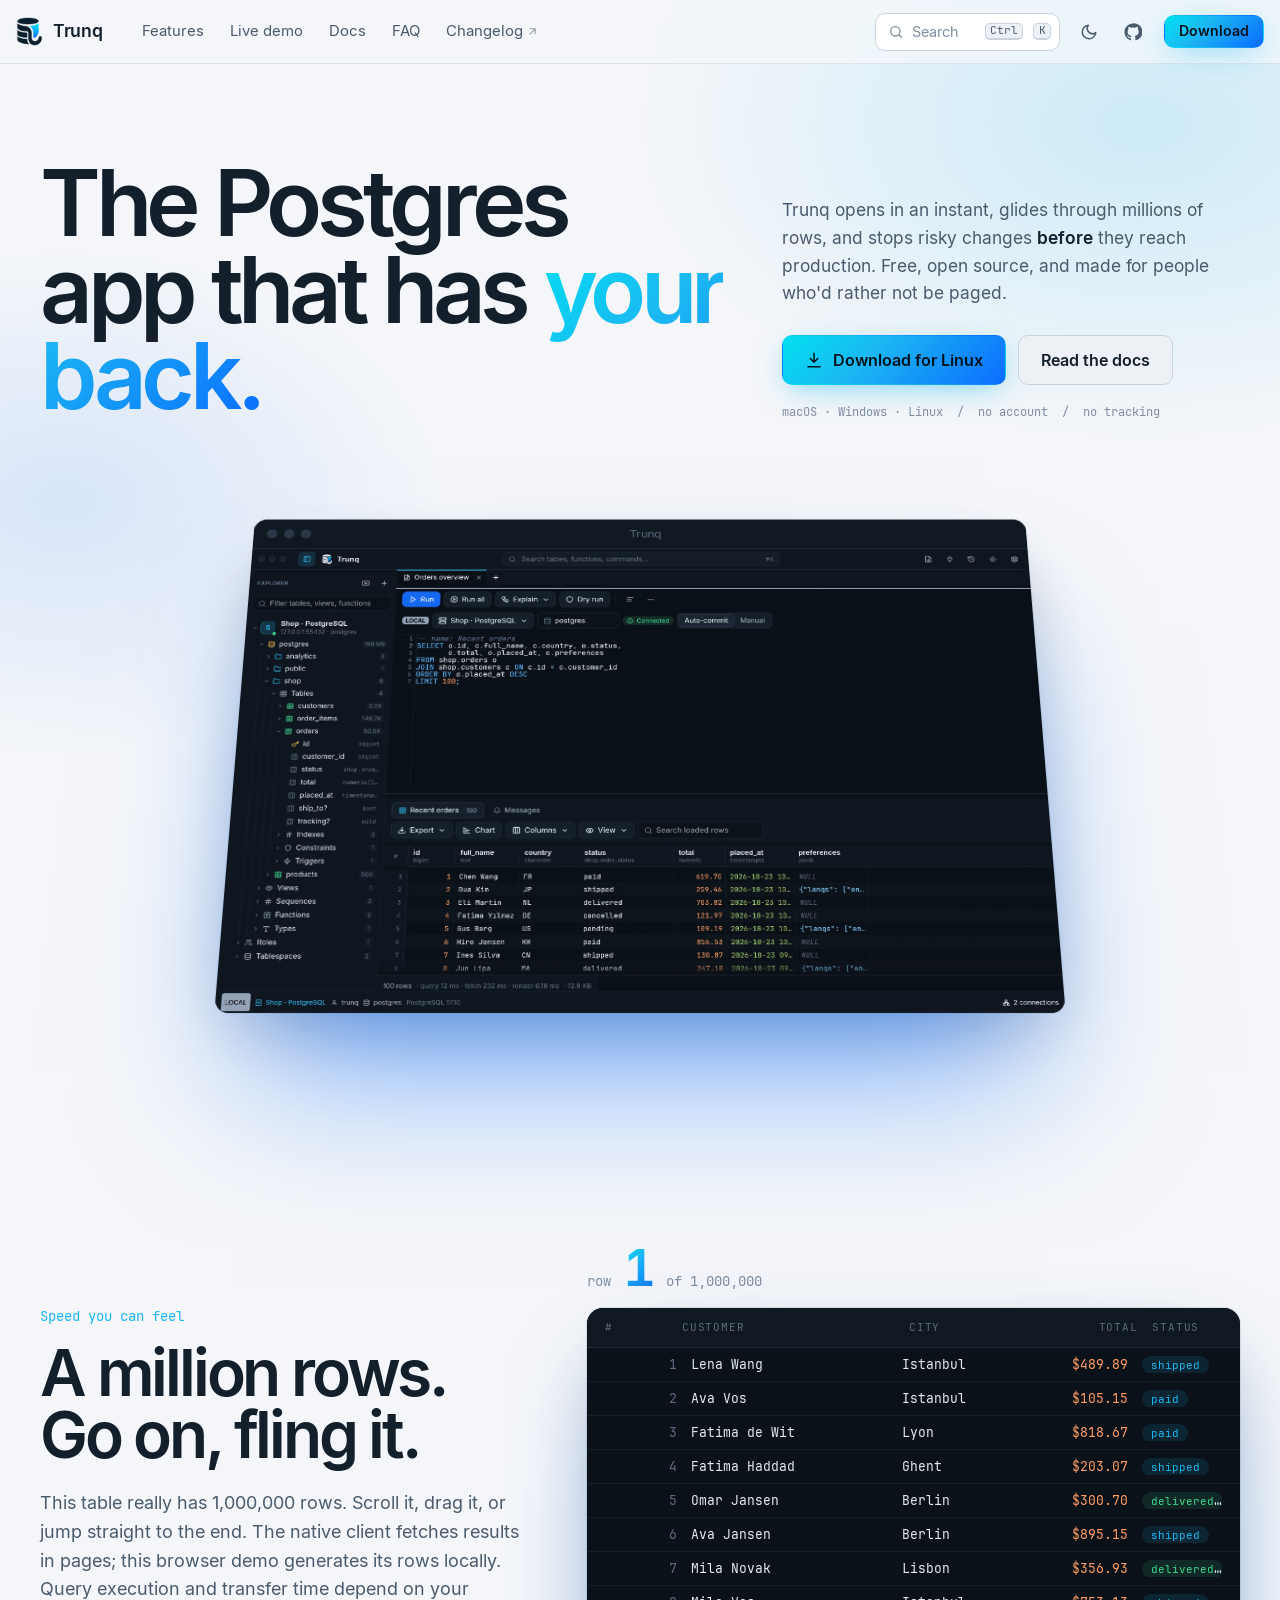
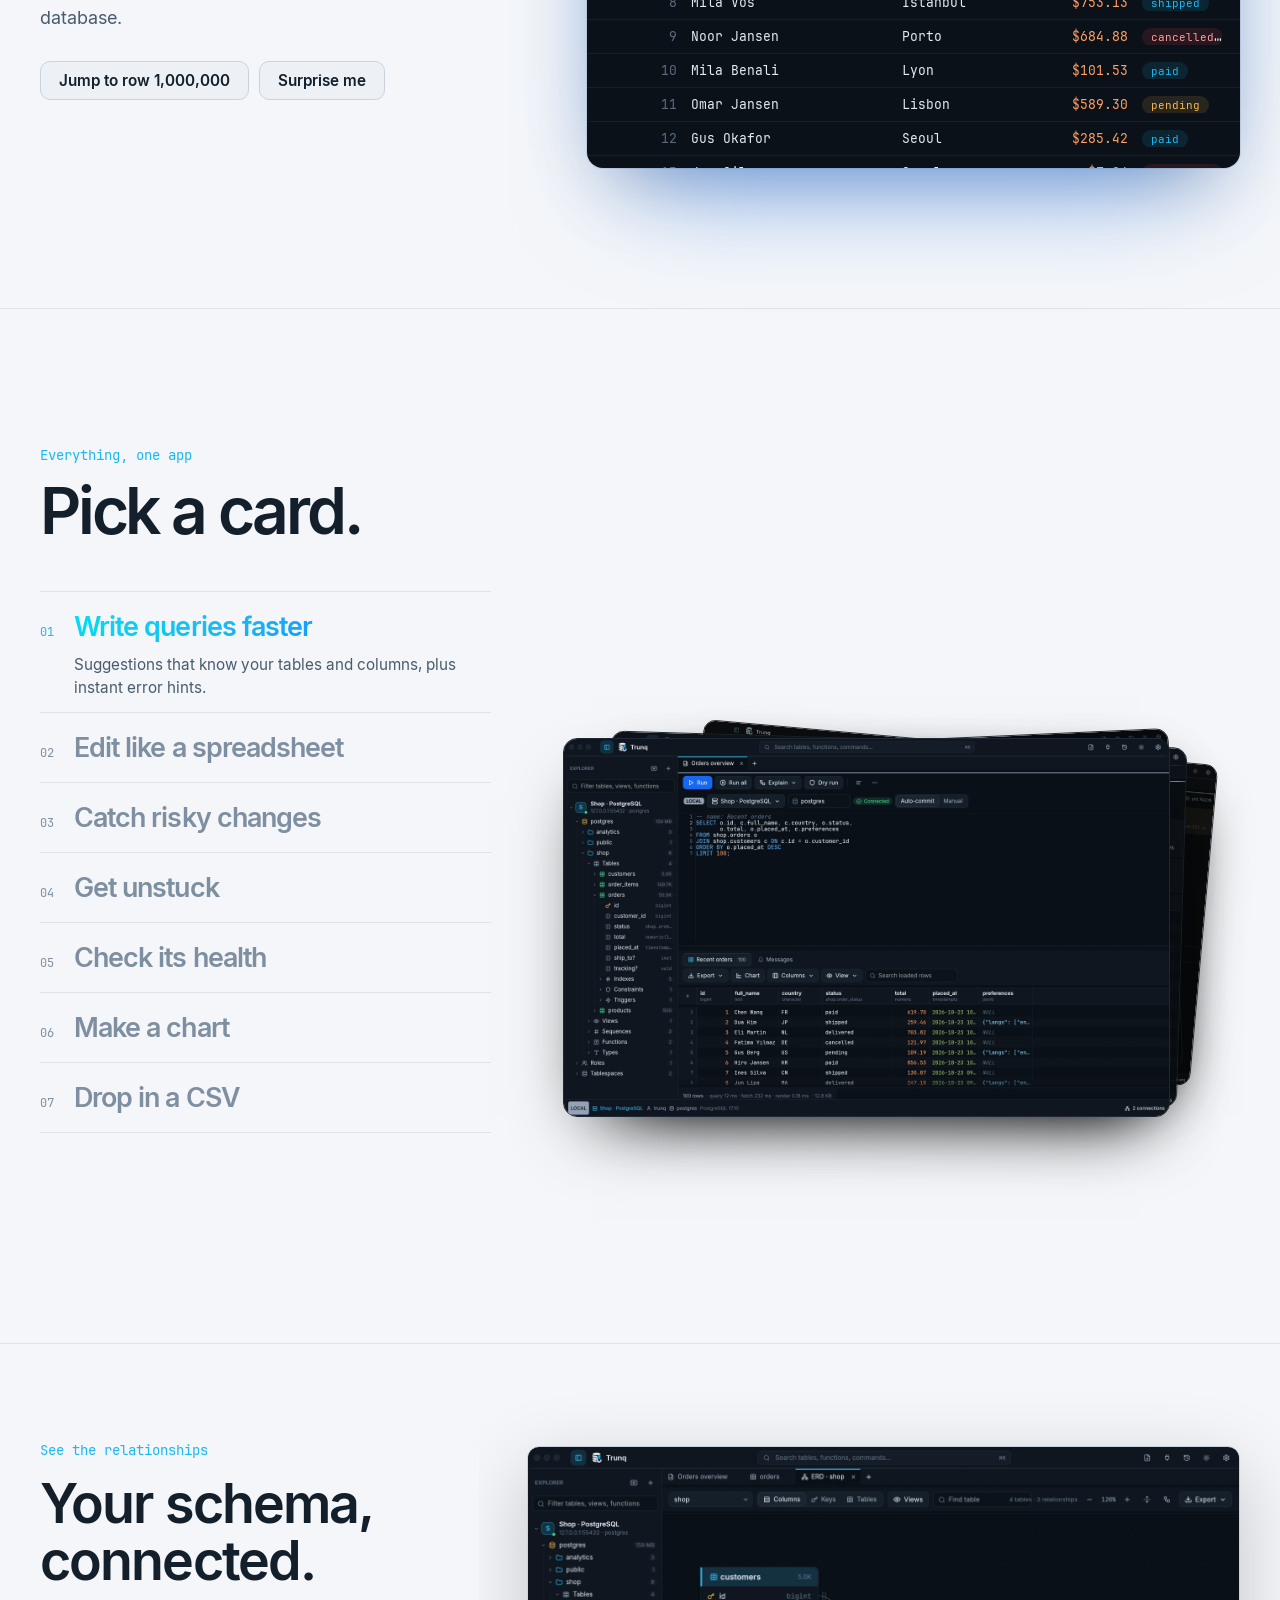
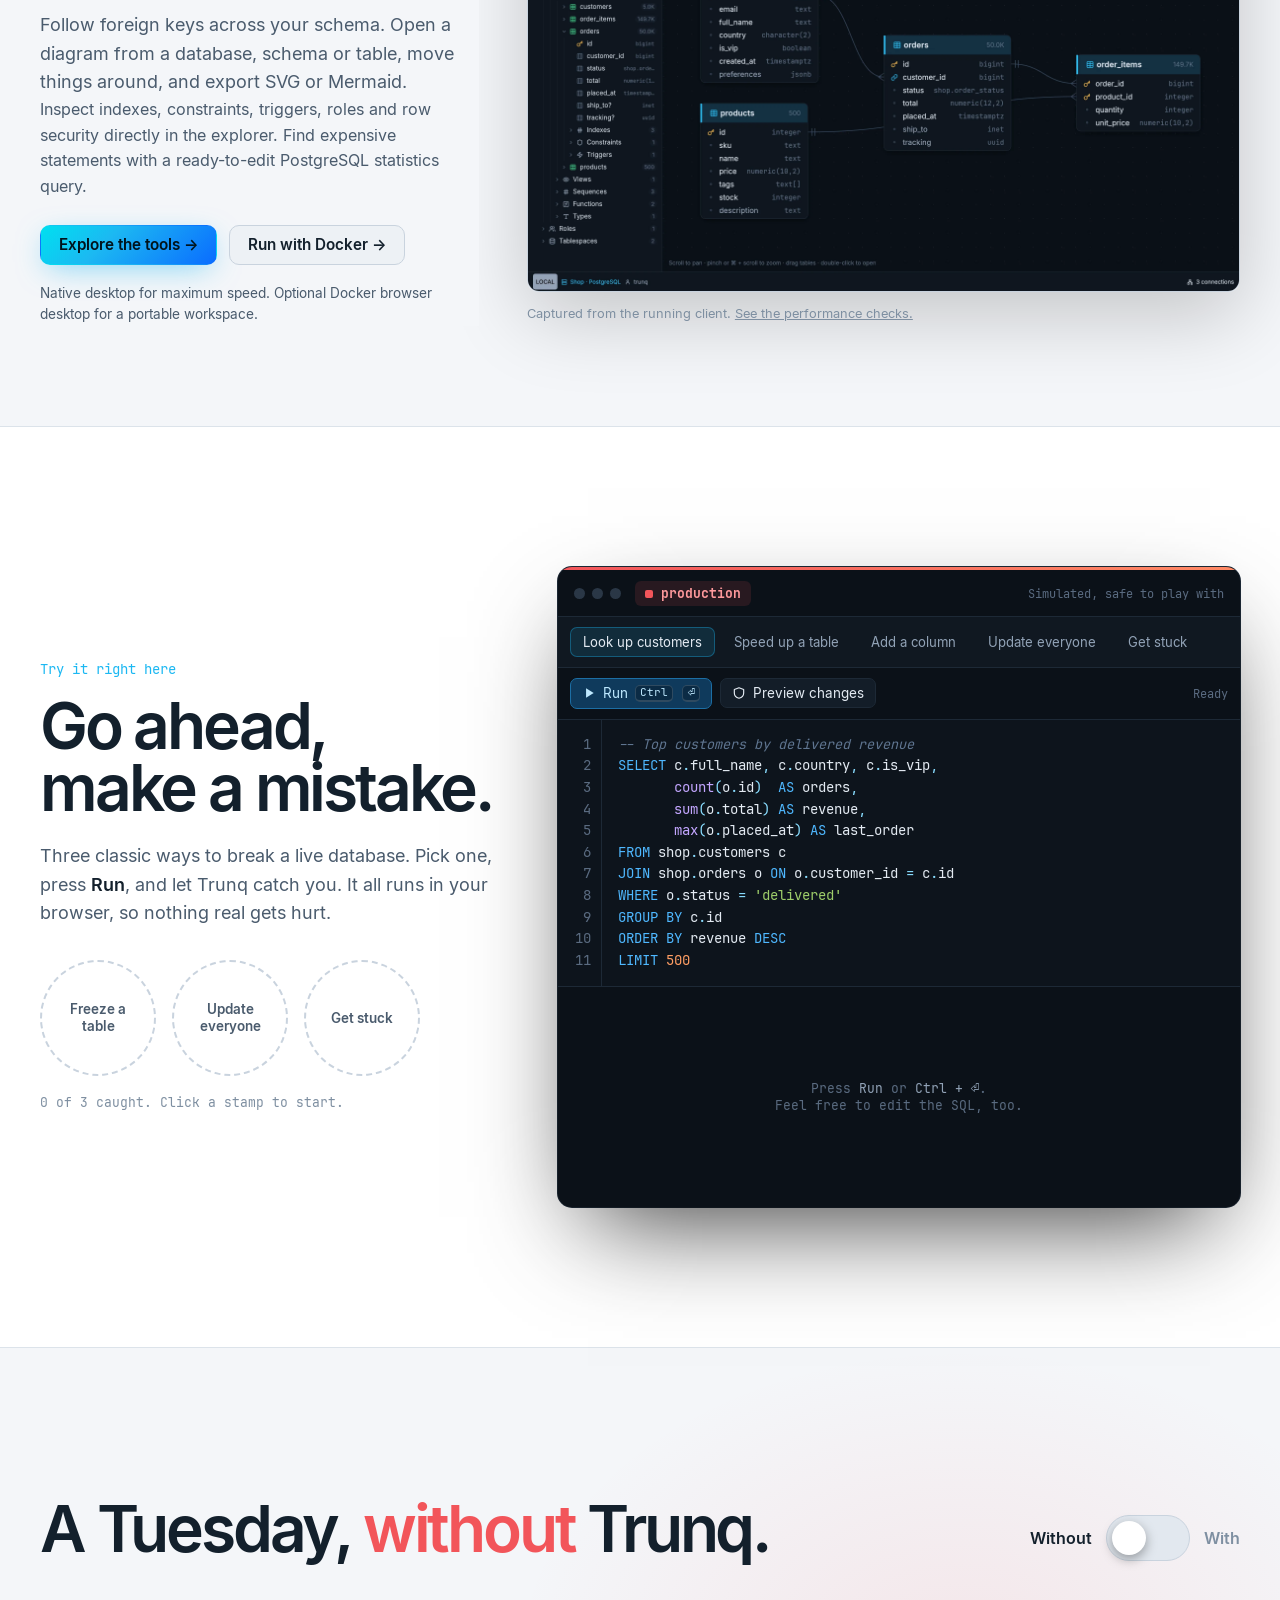
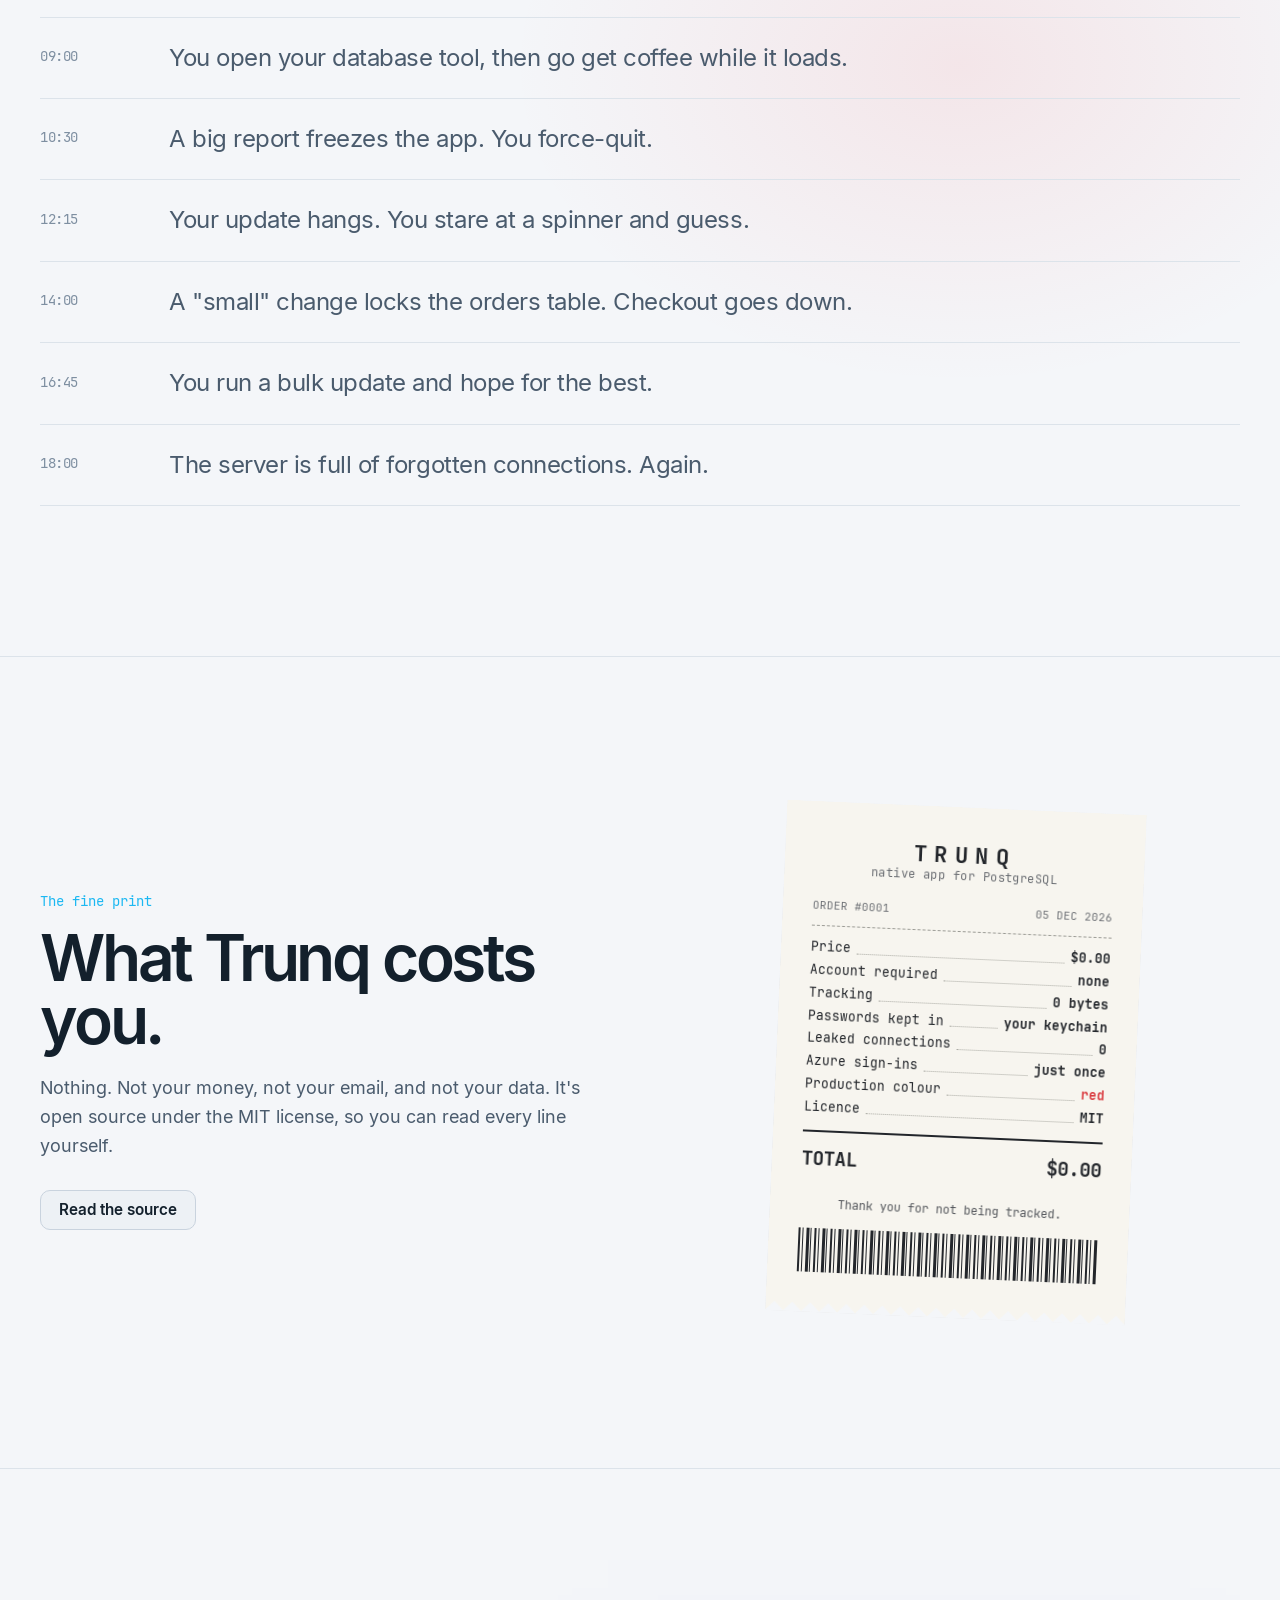
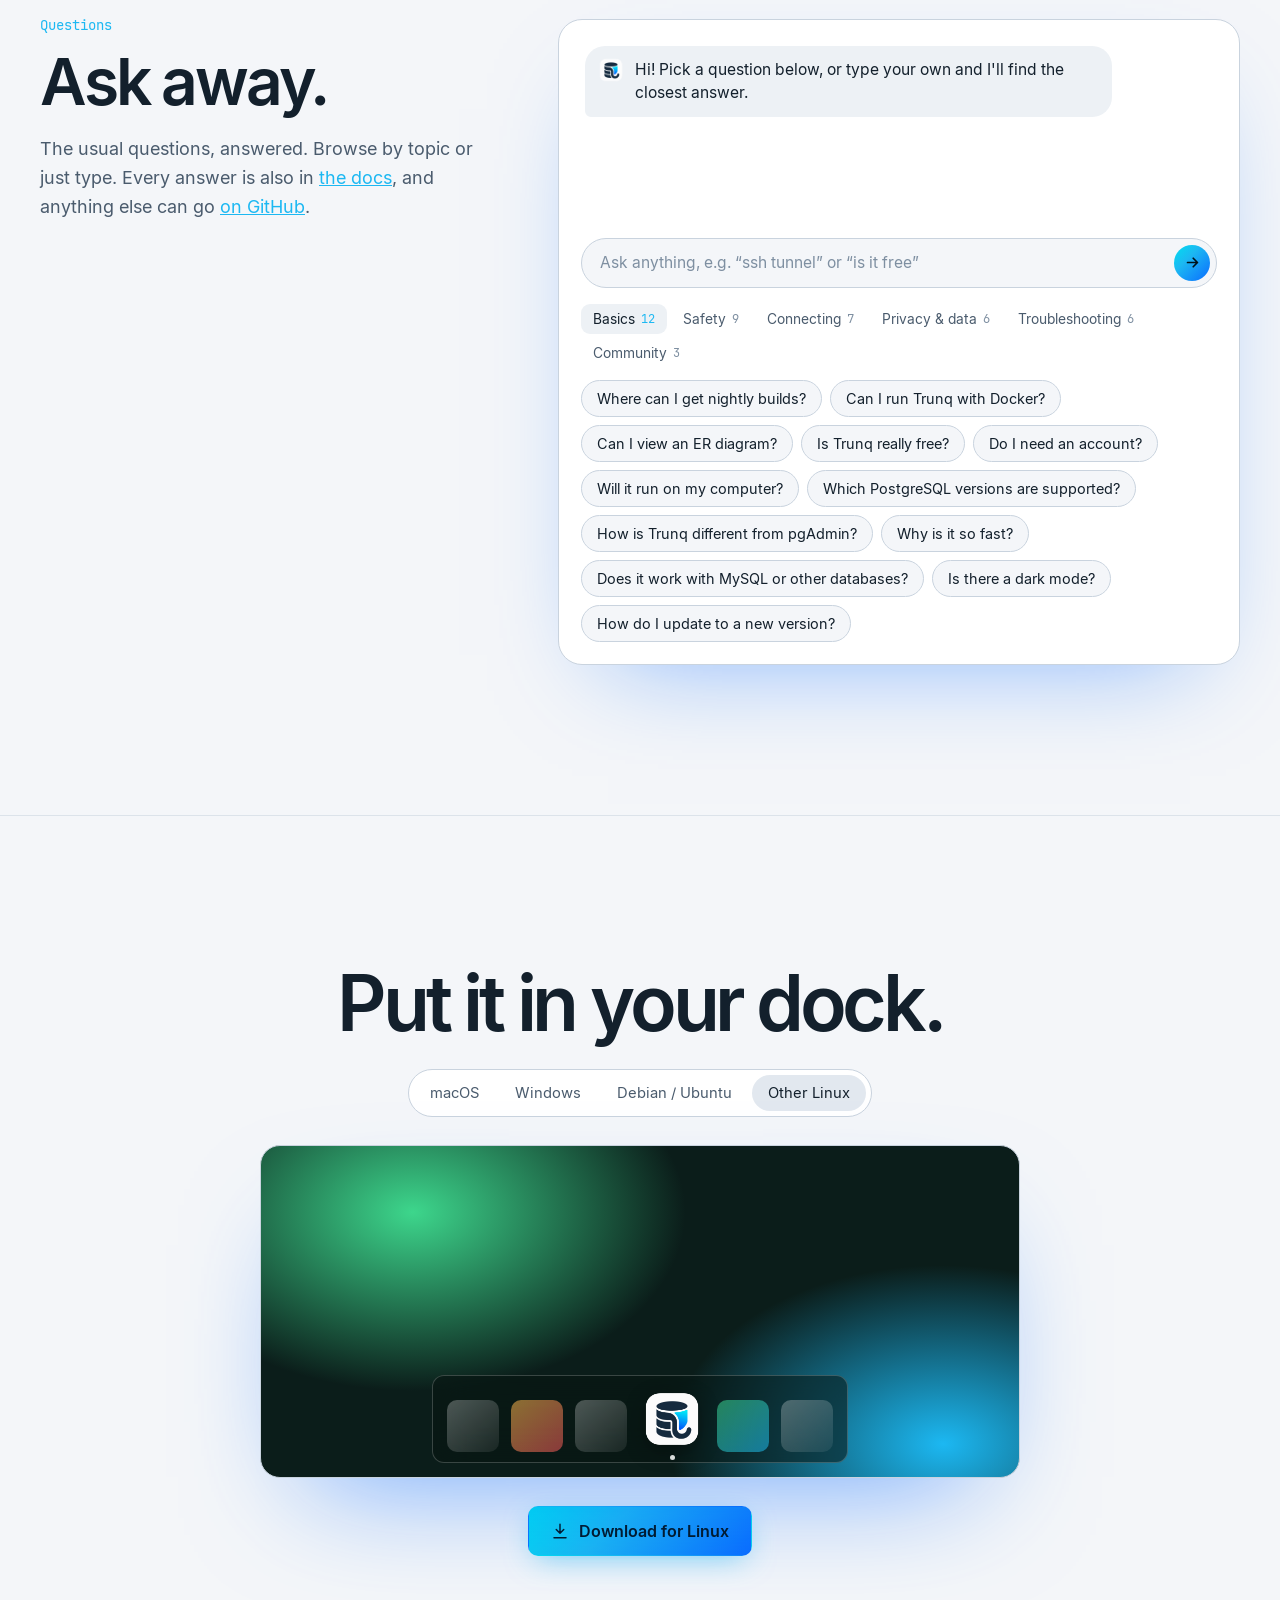
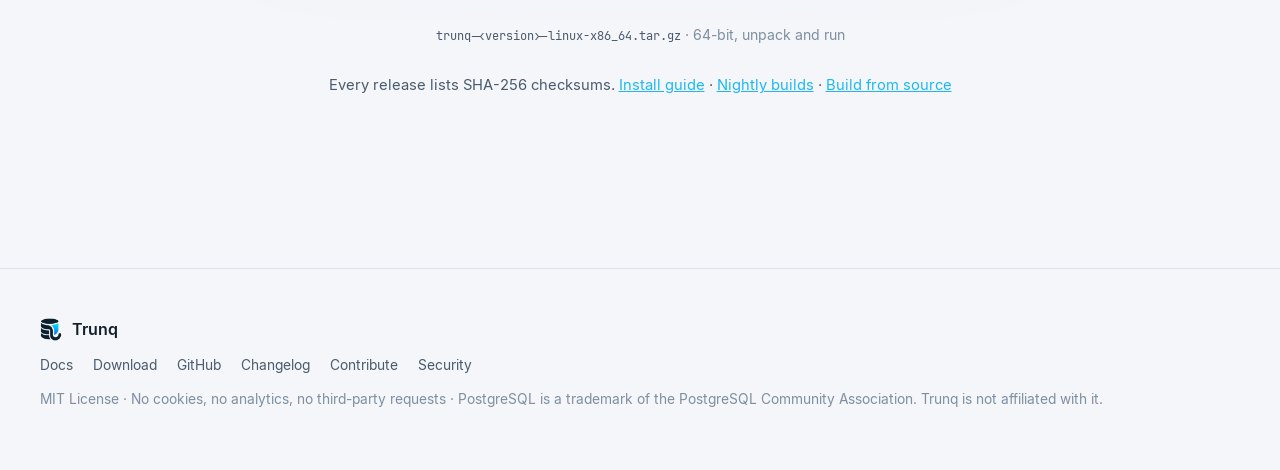
<file: website/index.html>
<!doctype html>
<html lang="en" data-theme="dark">
<head>
  <meta charset="utf-8">
  <meta name="viewport" content="width=device-width, initial-scale=1">
  <title>Trunq: the fast, safe PostgreSQL app</title>
  <meta name="description" content="Trunq is a free, open-source desktop app for PostgreSQL. It pages through huge tables and warns before risky schema changes. For macOS, Windows and Linux.">
  <meta name="theme-color" content="#070B11">
  <meta property="og:title" content="Trunq: the PostgreSQL app that has your back">
  <meta property="og:description" content="Fast, free and open source. Paged results, native rendering and PostgreSQL safety tools.">
  <meta property="og:image" content="assets/shots/query.webp">
  <meta property="og:type" content="website">
  <link rel="icon" type="image/png" href="assets/favicon.png">
  <link rel="apple-touch-icon" href="assets/apple-touch-icon.png">
  <link rel="preload" href="fonts/Inter-Regular.woff2" as="font" type="font/woff2" crossorigin>
  <link rel="preload" href="fonts/Inter-SemiBold.woff2" as="font" type="font/woff2" crossorigin>
  <link rel="stylesheet" href="styles.css">
  <script>
    (function () {
      var t;
      try { t = localStorage.getItem("trunq-theme"); } catch {}
      if (t !== "light" && t !== "dark") t = matchMedia("(prefers-color-scheme: light)").matches ? "light" : "dark";
      document.documentElement.dataset.theme = t;
      document.documentElement.classList.add("js");
    })();
  </script>
</head>
<body>
<a class="skip" href="#main">Skip to content</a>

<header class="bar" data-bar>
  <div class="bar__inner">
    <a class="brand" href="./" aria-label="Trunq home">
      <img class="brand__logo logo-on-dark" src="assets/logo-light.png" alt="" width="27" height="29">
      <img class="brand__logo logo-on-light" src="assets/logo-dark.png" alt="" width="27" height="29">
      <span>Trunq</span>
    </a>
    <nav class="bar__nav" aria-label="Primary">
      <a href="#tour" data-spy="speed tour">Features</a>
      <a href="#try" data-spy="try">Live demo</a>
      <a href="docs/">Docs</a>
      <a href="#faq" data-spy="faq">FAQ</a>
      <a href="https://github.com/IssamElNass/trunq/blob/main/CHANGELOG.md" rel="noopener">Changelog<svg class="ext" viewBox="0 0 24 24" aria-hidden="true"><path d="M7 17 17 7M8 7h9v9"/></svg></a>
    </nav>
    <div class="bar__actions">
      <button class="palette-trigger" type="button" data-open-palette aria-label="Search">
        <svg viewBox="0 0 24 24" aria-hidden="true"><circle cx="11" cy="11" r="7"/><path d="m20 20-3.5-3.5"/></svg>
        <span class="palette-trigger__label">Search</span>
        <kbd data-mod>⌘</kbd><kbd>K</kbd>
      </button>
      <button class="icon-btn bar__desk-only" type="button" data-theme-toggle aria-label="Switch theme" data-tip="Switch theme">
        <svg class="i-sun" viewBox="0 0 24 24" aria-hidden="true"><circle cx="12" cy="12" r="4"/><path d="M12 2v2M12 20v2M4.9 4.9l1.4 1.4M17.7 17.7l1.4 1.4M2 12h2M20 12h2M4.9 19.1l1.4-1.4M17.7 6.3l1.4-1.4"/></svg>
        <svg class="i-moon" viewBox="0 0 24 24" aria-hidden="true"><path d="M21 12.8A9 9 0 1 1 11.2 3a7 7 0 0 0 9.8 9.8z"/></svg>
      </button>
      <a class="icon-btn bar__desk-only" href="https://github.com/IssamElNass/trunq" aria-label="Trunq on GitHub" data-tip="Source on GitHub">
        <svg viewBox="0 0 24 24" aria-hidden="true" class="fill"><path d="M12 .5a11.5 11.5 0 0 0-3.6 22.4c.6.1.8-.3.8-.6v-2c-3.2.7-3.9-1.5-3.9-1.5-.5-1.3-1.3-1.7-1.3-1.7-1-.7.1-.7.1-.7 1.2.1 1.8 1.2 1.8 1.2 1 1.8 2.8 1.3 3.5 1 .1-.8.4-1.3.7-1.6-2.6-.3-5.3-1.3-5.3-5.7 0-1.3.5-2.3 1.2-3.1-.1-.3-.5-1.5.1-3.1 0 0 1-.3 3.2 1.2a11 11 0 0 1 5.8 0c2.2-1.5 3.2-1.2 3.2-1.2.6 1.6.2 2.8.1 3.1.8.8 1.2 1.9 1.2 3.1 0 4.4-2.7 5.4-5.3 5.7.4.4.8 1.1.8 2.2v3.3c0 .3.2.7.8.6A11.5 11.5 0 0 0 12 .5z"/></svg>
      </a>
      <a class="btn btn--primary btn--sm bar__download" href="#download">Download</a>
      <button class="menu-btn" type="button" aria-expanded="false" aria-controls="site-menu" data-menu-btn>
        <span class="menu-btn__icon" aria-hidden="true"><i></i><i></i></span>Menu
      </button>
    </div>
  </div>
  <div class="sheet" id="site-menu" data-menu hidden>
    <nav class="sheet__nav" aria-label="Menu">
      <a href="#tour" data-spy="speed tour"><b>Features</b><span>What Trunq does for you</span></a>
      <a href="#try" data-spy="try"><b>Live demo</b><span>Try it in your browser</span></a>
      <a href="docs/"><b>Docs</b><span>Install it and learn the ropes</span></a>
      <a href="#faq" data-spy="faq"><b>FAQ</b><span>Quick answers to common questions</span></a>
      <a href="https://github.com/IssamElNass/trunq/blob/main/CHANGELOG.md" rel="noopener"><b>Changelog<svg class="ext" viewBox="0 0 24 24" aria-hidden="true"><path d="M7 17 17 7M8 7h9v9"/></svg></b><span>What's new in each release</span></a>
    </nav>
    <div class="sheet__foot">
      <a class="btn btn--primary" href="#download" data-menu-close>Download Trunq</a>
      <a class="btn btn--ghost" href="https://github.com/IssamElNass/trunq"><svg viewBox="0 0 24 24" aria-hidden="true" class="fill"><path d="M12 .5a11.5 11.5 0 0 0-3.6 22.4c.6.1.8-.3.8-.6v-2c-3.2.7-3.9-1.5-3.9-1.5-.5-1.3-1.3-1.7-1.3-1.7-1-.7.1-.7.1-.7 1.2.1 1.8 1.2 1.8 1.2 1 1.8 2.8 1.3 3.5 1 .1-.8.4-1.3.7-1.6-2.6-.3-5.3-1.3-5.3-5.7 0-1.3.5-2.3 1.2-3.1-.1-.3-.5-1.5.1-3.1 0 0 1-.3 3.2 1.2a11 11 0 0 1 5.8 0c2.2-1.5 3.2-1.2 3.2-1.2.6 1.6.2 2.8.1 3.1.8.8 1.2 1.9 1.2 3.1 0 4.4-2.7 5.4-5.3 5.7.4.4.8 1.1.8 2.2v3.3c0 .3.2.7.8.6A11.5 11.5 0 0 0 12 .5z"/></svg> GitHub</a>
      <button class="btn btn--ghost" type="button" data-theme-toggle><svg class="i-sun" viewBox="0 0 24 24" aria-hidden="true"><circle cx="12" cy="12" r="4"/><path d="M12 2v2M12 20v2M4.9 4.9l1.4 1.4M17.7 17.7l1.4 1.4M2 12h2M20 12h2M4.9 19.1l1.4-1.4M17.7 6.3l1.4-1.4"/></svg><svg class="i-moon" viewBox="0 0 24 24" aria-hidden="true"><path d="M21 12.8A9 9 0 1 1 11.2 3a7 7 0 0 0 9.8 9.8z"/></svg> Theme</button>
    </div>
  </div>
</header>

<main id="main">
<svg class="trunk" data-trunk aria-hidden="true"><defs><linearGradient id="trunk-grad" x1="0" y1="0" x2="0" y2="1"><stop offset="0" stop-color="#00E0F0"/><stop offset=".5" stop-color="#1CB8F2"/><stop offset="1" stop-color="#0A6CFF"/></linearGradient></defs><path class="trunk__ghost"/><path class="trunk__ink"/><circle class="trunk__tip" r="5"/></svg>

<!-- ───────────── Hero ───────────── -->
<section class="hero" aria-labelledby="hero-title">
  <div class="wrap hero__top">
    <h1 id="hero-title">The Postgres app that has <span class="grad-text">your back.</span></h1>
    <div class="hero__side">
      <p class="lede">
        Trunq opens in an instant, glides through millions of rows, and stops risky changes
        <em>before</em> they reach production. Free, open source, and made for people who'd rather not be paged.
      </p>
      <div class="hero__cta">
        <a class="btn btn--primary btn--lg" href="#download">
          <svg viewBox="0 0 24 24" aria-hidden="true"><path d="M12 3v12m0 0-5-5m5 5 5-5M4 21h16"/></svg>
          <span data-os-label>Download Trunq</span>
        </a>
        <a class="btn btn--ghost btn--lg" href="docs/">Read the docs</a>
      </div>
      <p class="hero__meta">macOS · Windows · Linux &nbsp;/&nbsp; no account &nbsp;/&nbsp; no tracking</p>
    </div>
  </div>

  <div class="wrap">
    <figure class="unfold" data-unfold>
      <div class="unfold__stage">
        <div class="window">
          <div class="window__bar" aria-hidden="true"><span class="lights"><i></i><i></i><i></i></span><span>Trunq</span></div>
          <div class="window__body">
            <img src="assets/shots/query.webp" alt="The Trunq app: a SQL editor on top and a results table below, with a sidebar listing databases." width="1600" height="1000" fetchpriority="high">
            <span class="pin" style="--x: 52%; --y: 2%" data-pin="1">1</span>
            <span class="pin" style="--x: 40%; --y: 10.8%" data-pin="2">2</span>
            <span class="pin" style="--x: 62%; --y: 70%" data-pin="3">3</span>
            <span class="pin" style="--x: 4%; --y: 98%" data-pin="4">4</span>
          </div>
        </div>
      </div>
      <svg class="unfold__lines" data-pin-lines aria-hidden="true"></svg>
      <ol class="annotations">
        <li data-for="1" data-side="right"><b>Find anything</b>Tables, views and commands, one shortcut away.</li>
        <li data-for="2" data-side="left"><b>Try before you commit</b>Preview a change, then it's undone for you.</li>
        <li data-for="3" data-side="right"><b>Never freezes</b>Rows keep coming as you scroll, millions of them.</li>
        <li data-for="4" data-side="left"><b>Know where you are</b>Production can be red, everywhere, always.</li>
      </ol>
    </figure>
  </div>
</section>

<!-- ───────────── Million rows ───────────── -->
<section class="million" id="speed" aria-labelledby="million-title" data-trunk-stop>
  <div class="wrap million__inner">
    <div class="million__copy">
      <p class="eyebrow">Speed you can feel</p>
      <h2 id="million-title">A million rows.<br>Go on, fling it.</h2>
      <p class="lede">This table really has 1,000,000 rows. Scroll it, drag it, or jump straight to the end. The native client fetches results in pages; this browser demo generates its rows locally. Query execution and transfer time depend on your database.</p>
      <div class="million__actions">
        <button class="btn btn--ghost" type="button" data-jump="end">Jump to row 1,000,000</button>
        <button class="btn btn--ghost" type="button" data-jump="random">Surprise me</button>
      </div>
    </div>
    <div class="million__table">
      <div class="million__counter" aria-live="off"><span>row</span><b data-row-now>1</b><span>of 1,000,000</span></div>
      <div class="vgrid" data-vgrid tabindex="0" role="region" aria-label="A table with one million rows. Use arrow keys or Page Up / Page Down to scroll.">
        <div class="vgrid__head" aria-hidden="true"><span>#</span><span>customer</span><span>city</span><span>total</span><span>status</span></div>
        <div class="vgrid__scroll" data-vgrid-scroll><div class="vgrid__spacer" data-vgrid-spacer></div><div class="vgrid__rows" data-vgrid-rows></div></div>
      </div>
    </div>
  </div>
</section>

<!-- ───────────── Feature deck ───────────── -->
<section class="deck-sec" id="tour" aria-labelledby="deck-title" data-trunk-stop>
  <div class="wrap">
    <header class="deck-head">
      <p class="eyebrow">Everything, one app</p>
      <h2 id="deck-title">Pick a card.</h2>
    </header>
    <div class="deck-layout">
      <ol class="index" data-index>
        <li><button type="button" data-card="0" aria-pressed="true"><i>01</i><span>Write queries faster</span><small>Suggestions that know your tables and columns, plus instant error hints.</small></button></li>
        <li><button type="button" data-card="1" aria-pressed="false"><i>02</i><span>Edit like a spreadsheet</span><small>Change cells in place and review every edit before saving it all at once.</small></button></li>
        <li><button type="button" data-card="2" aria-pressed="false"><i>03</i><span>Catch risky changes</span><small>A friendly stop sign before anything that could freeze a busy table.</small></button></li>
        <li><button type="button" data-card="3" aria-pressed="false"><i>04</i><span>Get unstuck</span><small>When a query hangs, see who's in the way and clear it in one click.</small></button></li>
        <li><button type="button" data-card="4" aria-pressed="false"><i>05</i><span>Check its health</span><small>One click finds the problems that usually cause outages, with the fix.</small></button></li>
        <li><button type="button" data-card="5" aria-pressed="false"><i>06</i><span>Make a chart</span><small>Any result becomes a clear chart. No exporting, no spreadsheets.</small></button></li>
        <li><button type="button" data-card="6" aria-pressed="false"><i>07</i><span>Drop in a CSV</span><small>Drag a file onto the window and Trunq works out the rest.</small></button></li>
        <li><button type="button" data-card="7" aria-pressed="false"><i>08</i><span>Jump anywhere</span><small>Press <kbd data-mod>⌘</kbd><kbd>K</kbd> and type. That's it.</small></button></li>
      </ol>
      <div class="deck" data-deck aria-live="polite">
        <img class="deck__card" src="assets/shots/query.webp" alt="SQL editor with suggestions and results" width="1600" height="1000">
        <img class="deck__card" src="assets/shots/table.webp" alt="Editing a table like a spreadsheet" width="1600" height="1000" loading="lazy">
        <img class="deck__card" src="assets/shots/lint.webp" alt="A warning before a risky change" width="1600" height="1000" loading="lazy">
        <img class="deck__card" src="assets/shots/lock.webp" alt="Showing which session is blocking a query" width="1600" height="1000" loading="lazy">
        <img class="deck__card" src="assets/shots/health.webp" alt="Database health check results" width="1600" height="1000" loading="lazy">
        <img class="deck__card" src="assets/shots/chart.webp" alt="A chart made from query results" width="1600" height="1000" loading="lazy">
        <img class="deck__card" src="assets/shots/import.webp" alt="Importing a CSV file" width="1600" height="1000" loading="lazy">
        <img class="deck__card" src="assets/shots/palette.webp" alt="Command palette searching tables" width="1600" height="1000" loading="lazy">
      </div>
    </div>
  </div>
</section>

<section class="explore-sec" id="explore" aria-labelledby="explore-title" data-trunk-stop>
  <div class="wrap explore-layout">
    <div>
      <p class="eyebrow">See the relationships</p>
      <h2 id="explore-title">Your schema,<br>connected.</h2>
      <p class="lede">Follow foreign keys across your schema. Open a diagram from a database, schema or table, move things around, and export SVG or Mermaid.</p>
      <p>Inspect indexes, constraints, triggers, roles and row security directly in the explorer. Find expensive statements with a ready-to-edit PostgreSQL statistics query.</p>
      <div class="explore-actions">
        <a class="btn btn--primary" href="docs/#relationships">Explore the tools →</a>
        <a class="btn btn--ghost" href="docs/#docker">Run with Docker →</a>
      </div>
      <p class="explore-note">Native desktop for maximum speed. Optional Docker browser desktop for a portable workspace.</p>
    </div>
    <figure class="explore-shot">
      <a href="docs/#relationships"><img src="assets/shots/erd.webp" alt="Trunq ER diagram of the shop schema with foreign-key connections." width="2880" height="1800" loading="lazy"></a>
      <figcaption>Captured from the running client. <a href="docs/#performance">See the performance checks.</a></figcaption>
    </figure>
  </div>
</section>

<!-- ───────────── Try it ───────────── -->
<section class="try" id="try" aria-labelledby="try-title" data-trunk-stop>
  <div class="wrap try__inner">
    <div class="try__copy">
      <p class="eyebrow">Try it right here</p>
      <h2 id="try-title">Go ahead,<br>make a mistake.</h2>
      <p class="lede">Three classic ways to break a live database. Pick one, press <b>Run</b>, and let Trunq catch you. It all runs in your browser, so nothing real gets hurt.</p>
      <div class="stamps" aria-label="Mistakes caught">
        <button type="button" class="stamp" data-stamp="lock" data-try="index"><span class="stamp__ring">Freeze a table</span><span class="stamp__ink" aria-hidden="true">Caught</span></button>
        <button type="button" class="stamp" data-stamp="mass" data-try="nowhere"><span class="stamp__ring">Update everyone</span><span class="stamp__ink" aria-hidden="true">Caught</span></button>
        <button type="button" class="stamp" data-stamp="jam" data-try="blocked"><span class="stamp__ring">Get stuck</span><span class="stamp__ink" aria-hidden="true">Caught</span></button>
      </div>
      <p class="stamps__score" data-score aria-live="polite">0 of 3 caught. Click a stamp to start.</p>
    </div>
    <div class="console" id="console" aria-label="Trunq demo">
      <div class="console__chrome">
        <span class="lights" aria-hidden="true"><i></i><i></i><i></i></span>
        <span class="console__conn" title="Production connections are colour-coded red"><span class="conn-swatch"></span>production</span>
        <span class="console__sim">Simulated, safe to play with</span>
      </div>
      <div class="console__presets" role="tablist" aria-label="Scenarios">
        <button role="tab" data-preset="select" aria-selected="true">Look up customers</button>
        <button role="tab" data-preset="index" aria-selected="false">Speed up a table</button>
        <button role="tab" data-preset="default" aria-selected="false">Add a column</button>
        <button role="tab" data-preset="nowhere" aria-selected="false">Update everyone</button>
        <button role="tab" data-preset="blocked" aria-selected="false">Get stuck</button>
      </div>
      <div class="console__toolbar">
        <button class="tbtn tbtn--run" type="button" data-run>
          <svg viewBox="0 0 24 24" aria-hidden="true"><path d="M7 4l13 8-13 8z"/></svg>Run <kbd data-mod>⌘</kbd><kbd>⏎</kbd>
        </button>
        <button class="tbtn" type="button" data-dry>
          <svg viewBox="0 0 24 24" aria-hidden="true"><path d="M12 3l8 3v6c0 5-3.5 8-8 9-4.5-1-8-4-8-9V6z"/></svg>Preview changes
        </button>
        <span class="console__status" data-status aria-live="polite">Ready</span>
      </div>
      <div class="editor">
        <div class="editor__gutter" aria-hidden="true" data-gutter>1</div>
        <div class="editor__area">
          <pre class="editor__hl" aria-hidden="true"><code data-hl></code></pre>
          <textarea class="editor__input" data-input spellcheck="false" autocapitalize="off" autocomplete="off" aria-label="SQL editor. Press Command or Control plus Enter to run."></textarea>
        </div>
      </div>
      <div class="console__out" data-out aria-live="polite"></div>
    </div>
  </div>
</section>

<!-- ───────────── The switch ───────────── -->
<section class="flip" id="flip" aria-labelledby="flip-title" data-trunk-stop>
  <div class="wrap flip__inner">
    <header class="flip__head">
      <h2 id="flip-title">A Tuesday, <span class="flip__word" data-flip-word>without</span> Trunq.</h2>
      <button class="switch" type="button" role="switch" aria-checked="false" data-switch>
        <span class="switch__label">Without</span>
        <span class="switch__track"><span class="switch__thumb"></span></span>
        <span class="switch__label">With</span>
      </button>
    </header>
    <ol class="day">
      <li style="--i:0"><time>09:00</time><span class="day__a">You open your database tool, then go get coffee while it loads.</span><span class="day__b">Trunq is open before your hand leaves the trackpad.</span></li>
      <li style="--i:1"><time>10:30</time><span class="day__a">A big report freezes the app. You force-quit.</span><span class="day__b">A million rows scroll like ten.</span></li>
      <li style="--i:2"><time>12:15</time><span class="day__a">Your update hangs. You stare at a spinner and guess.</span><span class="day__b">Trunq shows who's blocking you. One click and you're through.</span></li>
      <li style="--i:3"><time>14:00</time><span class="day__a">A "small" change locks the orders table. Checkout goes down.</span><span class="day__b">Trunq warns you first and shows the safe way to do it.</span></li>
      <li style="--i:4"><time>16:45</time><span class="day__a">You run a bulk update and hope for the best.</span><span class="day__b">You preview exactly what changes, then it's undone automatically.</span></li>
      <li style="--i:5"><time>18:00</time><span class="day__a">The server is full of forgotten connections. Again.</span><span class="day__b">Every connection was closed for you when you left.</span></li>
    </ol>
  </div>
</section>

<!-- ───────────── Receipt ───────────── -->
<section class="bill" aria-labelledby="bill-title" data-trunk-stop>
  <div class="wrap bill__inner">
    <div class="bill__copy">
      <p class="eyebrow">The fine print</p>
      <h2 id="bill-title">What Trunq costs you.</h2>
      <p class="lede">Nothing. Not your money, not your email, and not your data. It's open source under the MIT license, so you can read every line yourself.</p>
      <a class="btn btn--ghost" href="https://github.com/IssamElNass/trunq">Read the source</a>
    </div>
    <div class="receipt" data-receipt>
      <div class="receipt__paper">
        <p class="receipt__shop">TRUNQ<br><small>native app for PostgreSQL</small></p>
        <p class="receipt__meta"><span>ORDER #0001</span><span data-receipt-date></span></p>
        <dl>
          <div><dt>Price</dt><dd>$0.00</dd></div>
          <div><dt>Account required</dt><dd>none</dd></div>
          <div><dt>Tracking</dt><dd>0 bytes</dd></div>
          <div><dt>Passwords kept in</dt><dd>your keychain</dd></div>
          <div><dt>Leaked connections</dt><dd>0</dd></div>
          <div><dt>Azure sign-ins</dt><dd>just once</dd></div>
          <div><dt>Production colour</dt><dd class="red">red</dd></div>
          <div><dt>Licence</dt><dd>MIT</dd></div>
        </dl>
        <p class="receipt__total"><span>TOTAL</span><span>$0.00</span></p>
        <p class="receipt__thanks">Thank you for not being tracked.</p>
        <div class="receipt__barcode" aria-hidden="true"></div>
      </div>
    </div>
  </div>
</section>

<!-- ───────────── FAQ chat ───────────── -->
<section class="ask" id="faq" aria-labelledby="faq-title" data-trunk-stop>
  <div class="wrap ask__inner">
    <div>
      <p class="eyebrow">Questions</p>
      <h2 id="faq-title">Ask away.</h2>
      <p class="lede">The usual questions, answered. Browse by topic or just type. Every answer is also in <a href="docs/#faq">the docs</a>, and anything else can go <a href="https://github.com/IssamElNass/trunq/issues">on GitHub</a>.</p>
    </div>
    <div class="chat">
      <div class="chat__thread" data-thread aria-live="polite">
        <div class="bubble bubble--them"><img src="assets/app-icon.png" alt="" width="28" height="28"><span>Hi! Pick a question below, or type your own and I'll find the closest answer.</span></div>
      </div>
      <form class="chat__ask" data-ask role="search">
        <input type="text" data-ask-input placeholder="Ask anything, e.g. &ldquo;ssh tunnel&rdquo; or &ldquo;is it free&rdquo;" aria-label="Ask a question" autocomplete="off">
        <button type="submit" aria-label="Ask"><svg viewBox="0 0 24 24" aria-hidden="true"><path d="M5 12h14M13 6l6 6-6 6"/></svg></button>
      </form>
      <div class="chat__topics" role="tablist" aria-label="Topics" data-topics></div>
      <div class="chat__chips" data-chips aria-label="Questions"></div>
    </div>
  </div>
</section>

<!-- ───────────── Download dock ───────────── -->
<section class="download" id="download" aria-labelledby="download-title">
  <div class="wrap download__inner">
    <h2 id="download-title">Put it in your dock.</h2>
    <div class="os-pick" role="radiogroup" aria-label="Your system" data-os-pick>
      <button type="button" role="radio" aria-checked="true" data-os="mac">macOS</button>
      <button type="button" role="radio" aria-checked="false" data-os="win">Windows</button>
      <button type="button" role="radio" aria-checked="false" data-os="deb">Debian / Ubuntu</button>
      <button type="button" role="radio" aria-checked="false" data-os="linux">Other Linux</button>
    </div>
    <div class="desk" data-desk data-os-view="mac">
      <div class="desk__dock">
        <i></i><i></i><i></i>
        <a class="desk__app" href="https://github.com/IssamElNass/trunq/releases/latest" data-dl aria-label="Download Trunq">
          <img src="assets/app-icon.png" alt="" width="72" height="72">
        </a>
        <i></i><i></i>
      </div>
    </div>
    <a class="btn btn--primary btn--lg" href="https://github.com/IssamElNass/trunq/releases/latest" data-dl data-trunk-end>
      <svg viewBox="0 0 24 24" aria-hidden="true"><path d="M12 3v12m0 0-5-5m5 5 5-5M4 21h16"/></svg>
      <span data-dl-label>Download for macOS</span>
    </a>
    <p class="download__file"><code data-dl-file>Trunq-&lt;version&gt;-macos-universal.dmg</code> · <span data-dl-req>macOS 11 or newer, Apple Silicon &amp; Intel</span></p>
    <p class="download__more">Every release lists SHA-256 checksums. <a href="docs/#install">Install guide</a> · <a href="docs/#nightly-builds">Nightly builds</a> · <a href="docs/#build">Build from source</a></p>
  </div>
</section>

</main>

<footer class="foot">
  <div class="wrap foot__inner">
    <div class="foot__brand">
      <img class="logo-on-dark" src="assets/logo-light.png" alt="" width="22" height="24">
      <img class="logo-on-light" src="assets/logo-dark.png" alt="" width="22" height="24">
      <span>Trunq</span>
    </div>
    <nav class="foot__links" aria-label="Footer">
      <a href="docs/">Docs</a>
      <a href="#download">Download</a>
      <a href="https://github.com/IssamElNass/trunq">GitHub</a>
      <a href="https://github.com/IssamElNass/trunq/blob/main/CHANGELOG.md">Changelog</a>
      <a href="https://github.com/IssamElNass/trunq/blob/main/CONTRIBUTING.md">Contribute</a>
      <a href="https://github.com/IssamElNass/trunq/security/policy">Security</a>
    </nav>
    <p class="foot__legal">
      MIT License · No cookies, no analytics, no third-party requests ·
      PostgreSQL is a trademark of the PostgreSQL Community Association. Trunq is not affiliated with it.
    </p>
  </div>
</footer>

<div class="palette" data-palette hidden>
  <div class="palette__backdrop" data-close-palette></div>
  <div class="palette__panel" role="dialog" aria-modal="true" aria-label="Search">
    <div class="palette__search">
      <svg viewBox="0 0 24 24" aria-hidden="true"><circle cx="11" cy="11" r="7"/><path d="m20 20-3.5-3.5"/></svg>
      <input type="text" data-palette-input placeholder="Search pages, docs, downloads…" aria-label="Search" role="combobox" aria-expanded="true" aria-controls="palette-list" aria-autocomplete="list">
      <button class="palette__close" type="button" data-close-palette aria-label="Close search">Esc</button>
    </div>
    <ul class="palette__list" id="palette-list" role="listbox" data-palette-list></ul>
  </div>
</div>

<script>window.TRUNQ_ROOT = "";</script>
<script src="faq.js" defer></script>
<script src="site.js" defer></script>
<script src="home.js" defer></script>
</body>
</html>
</file>
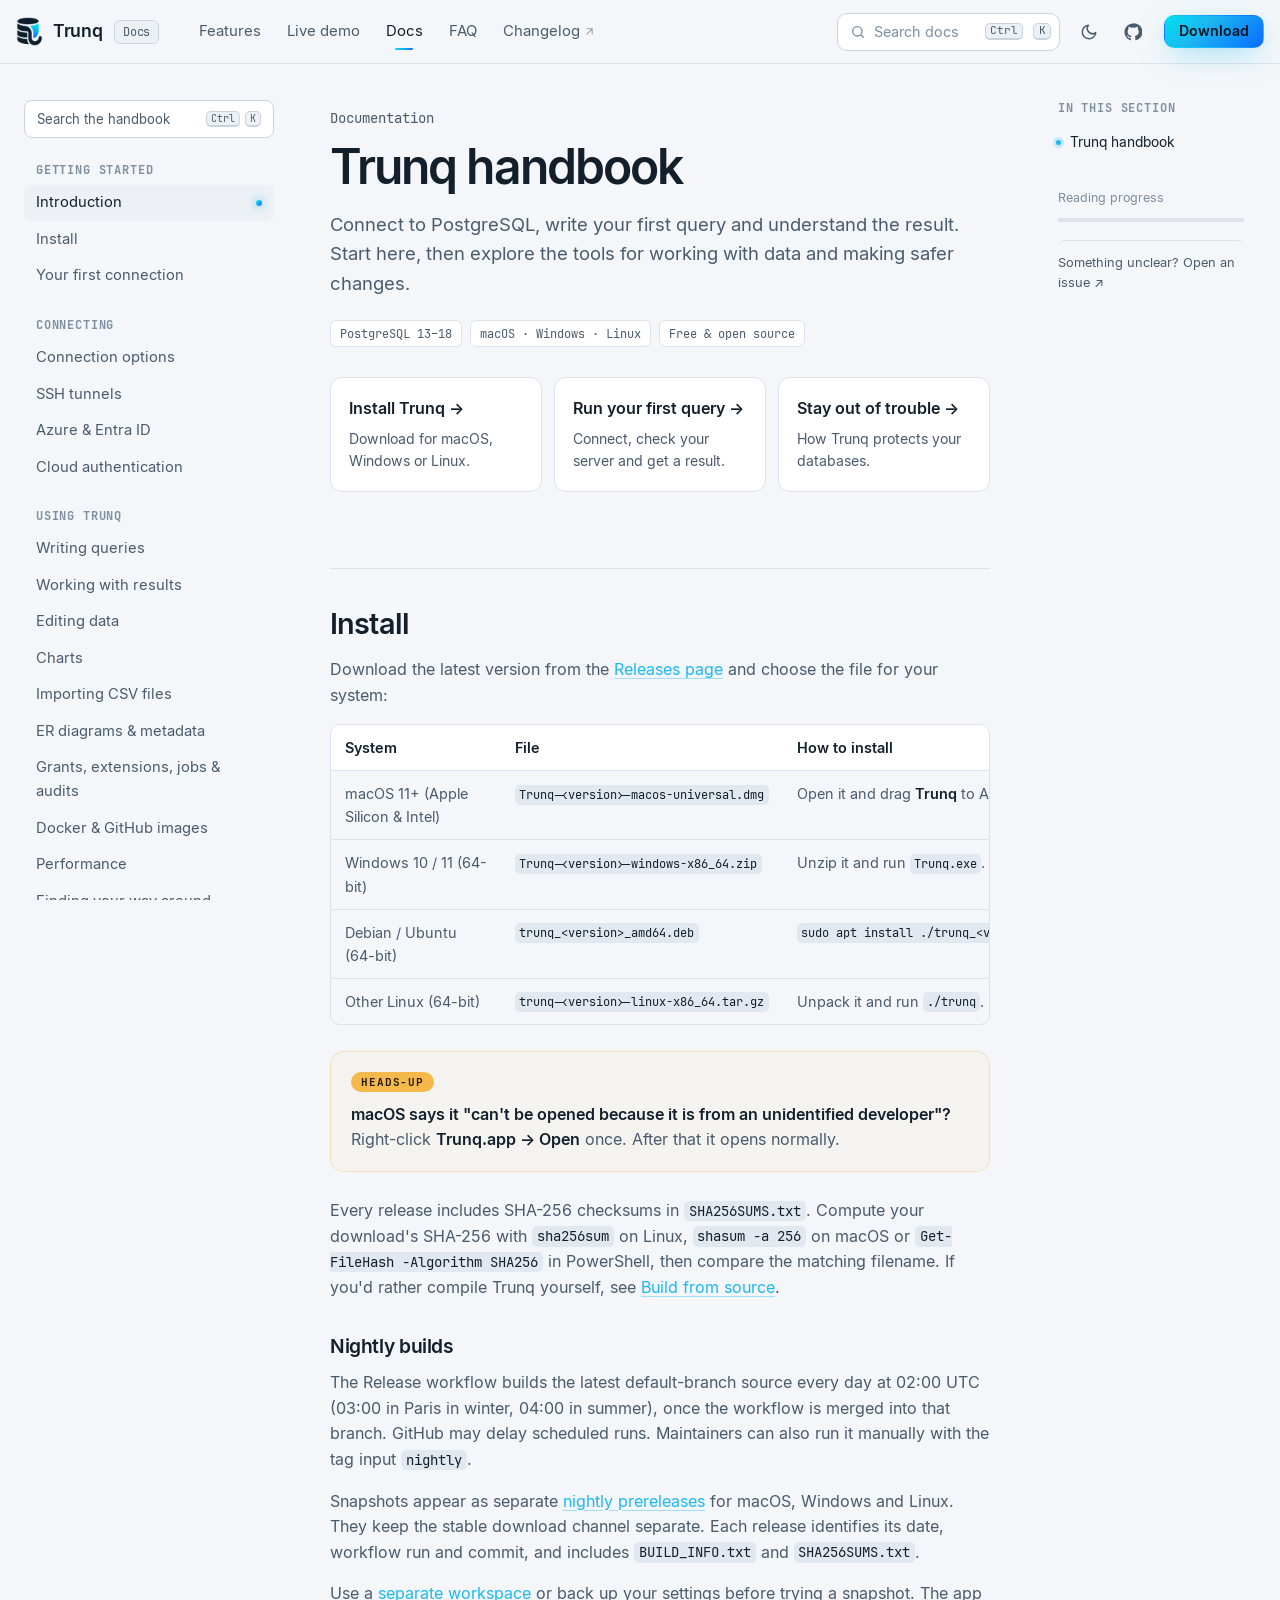
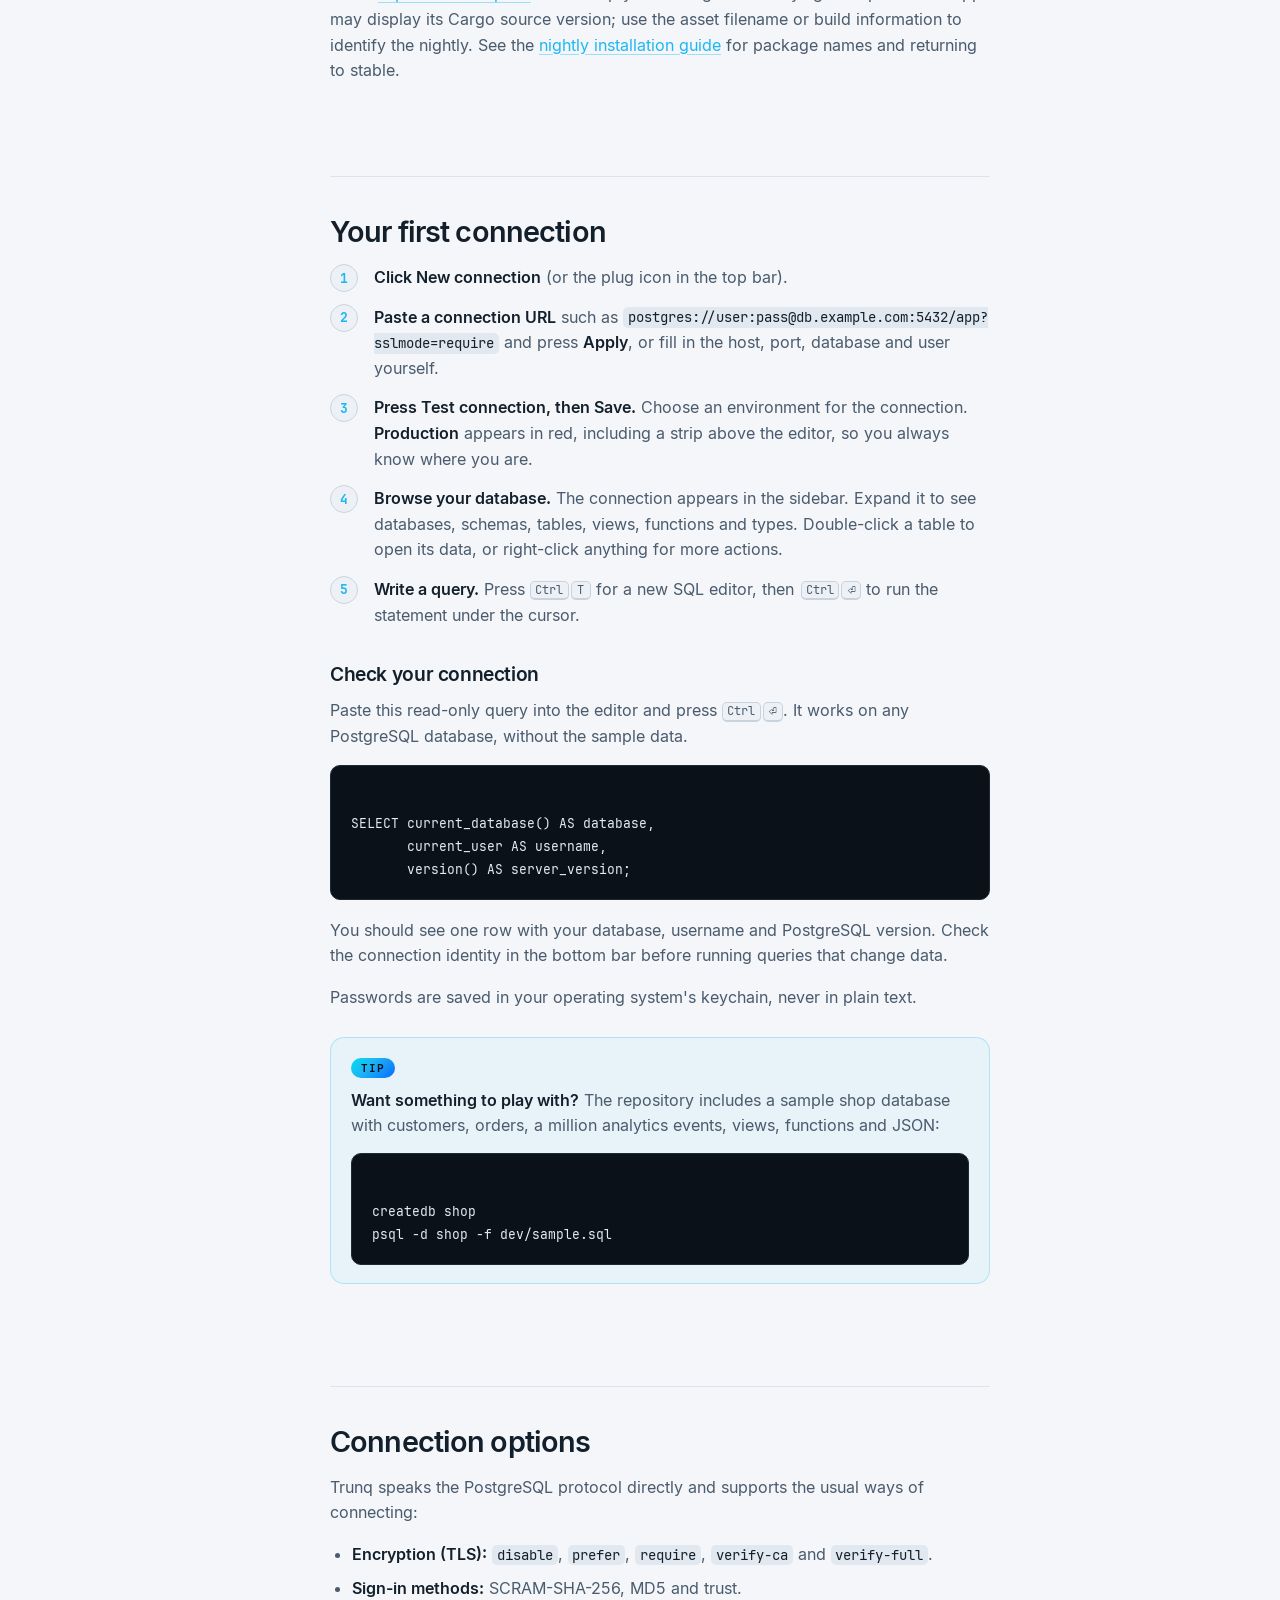
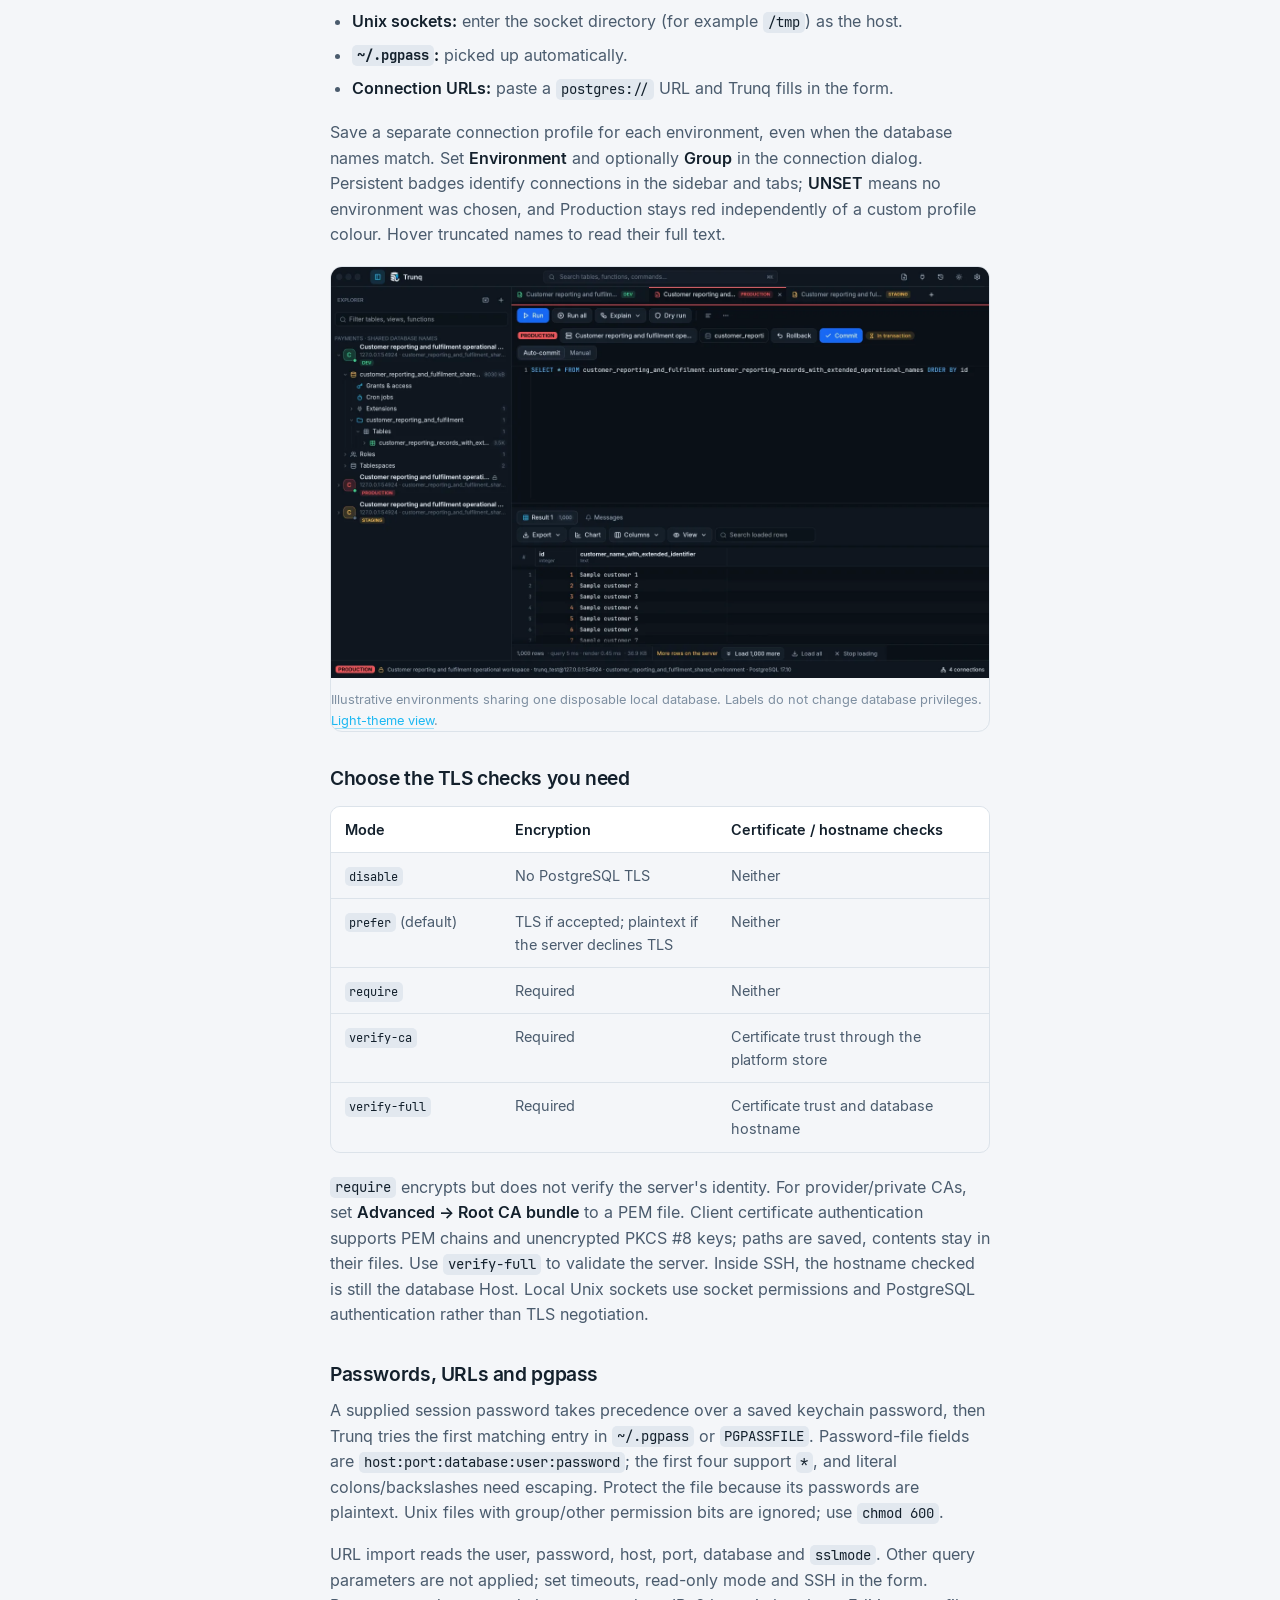
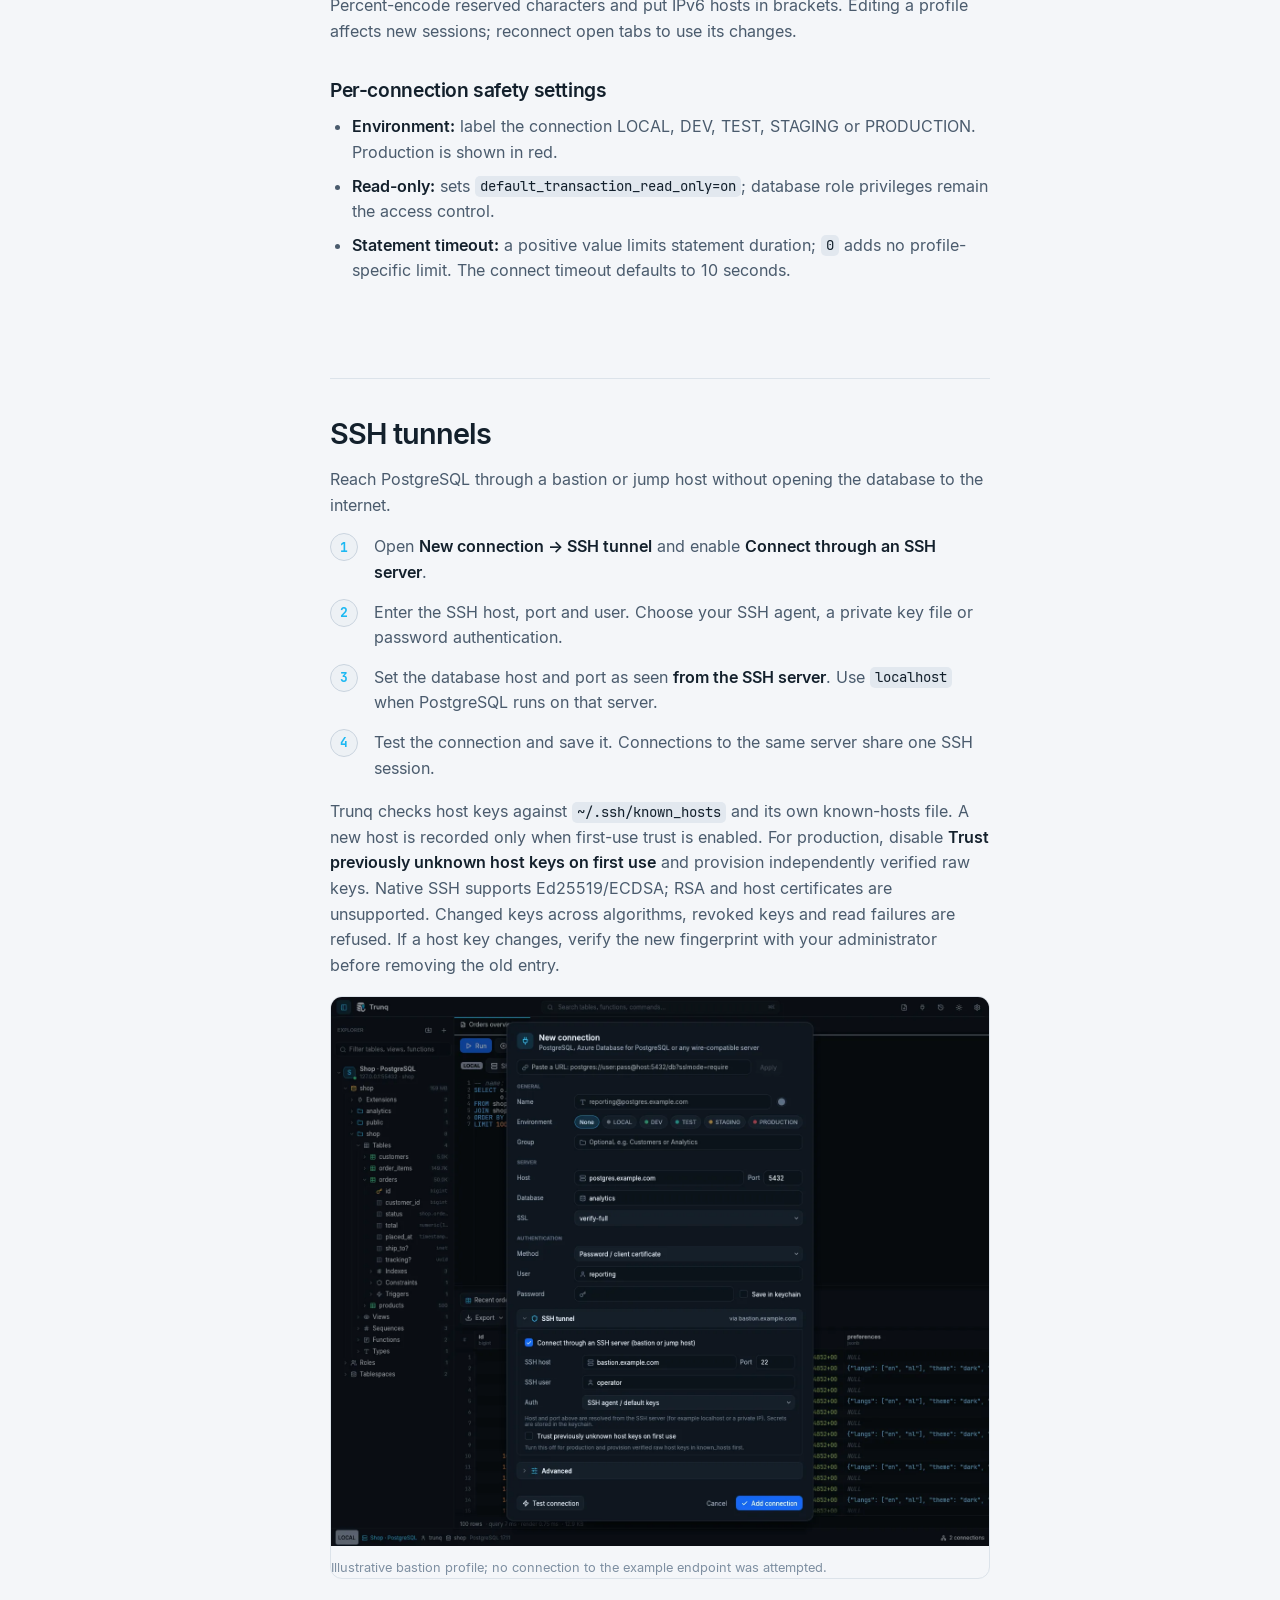
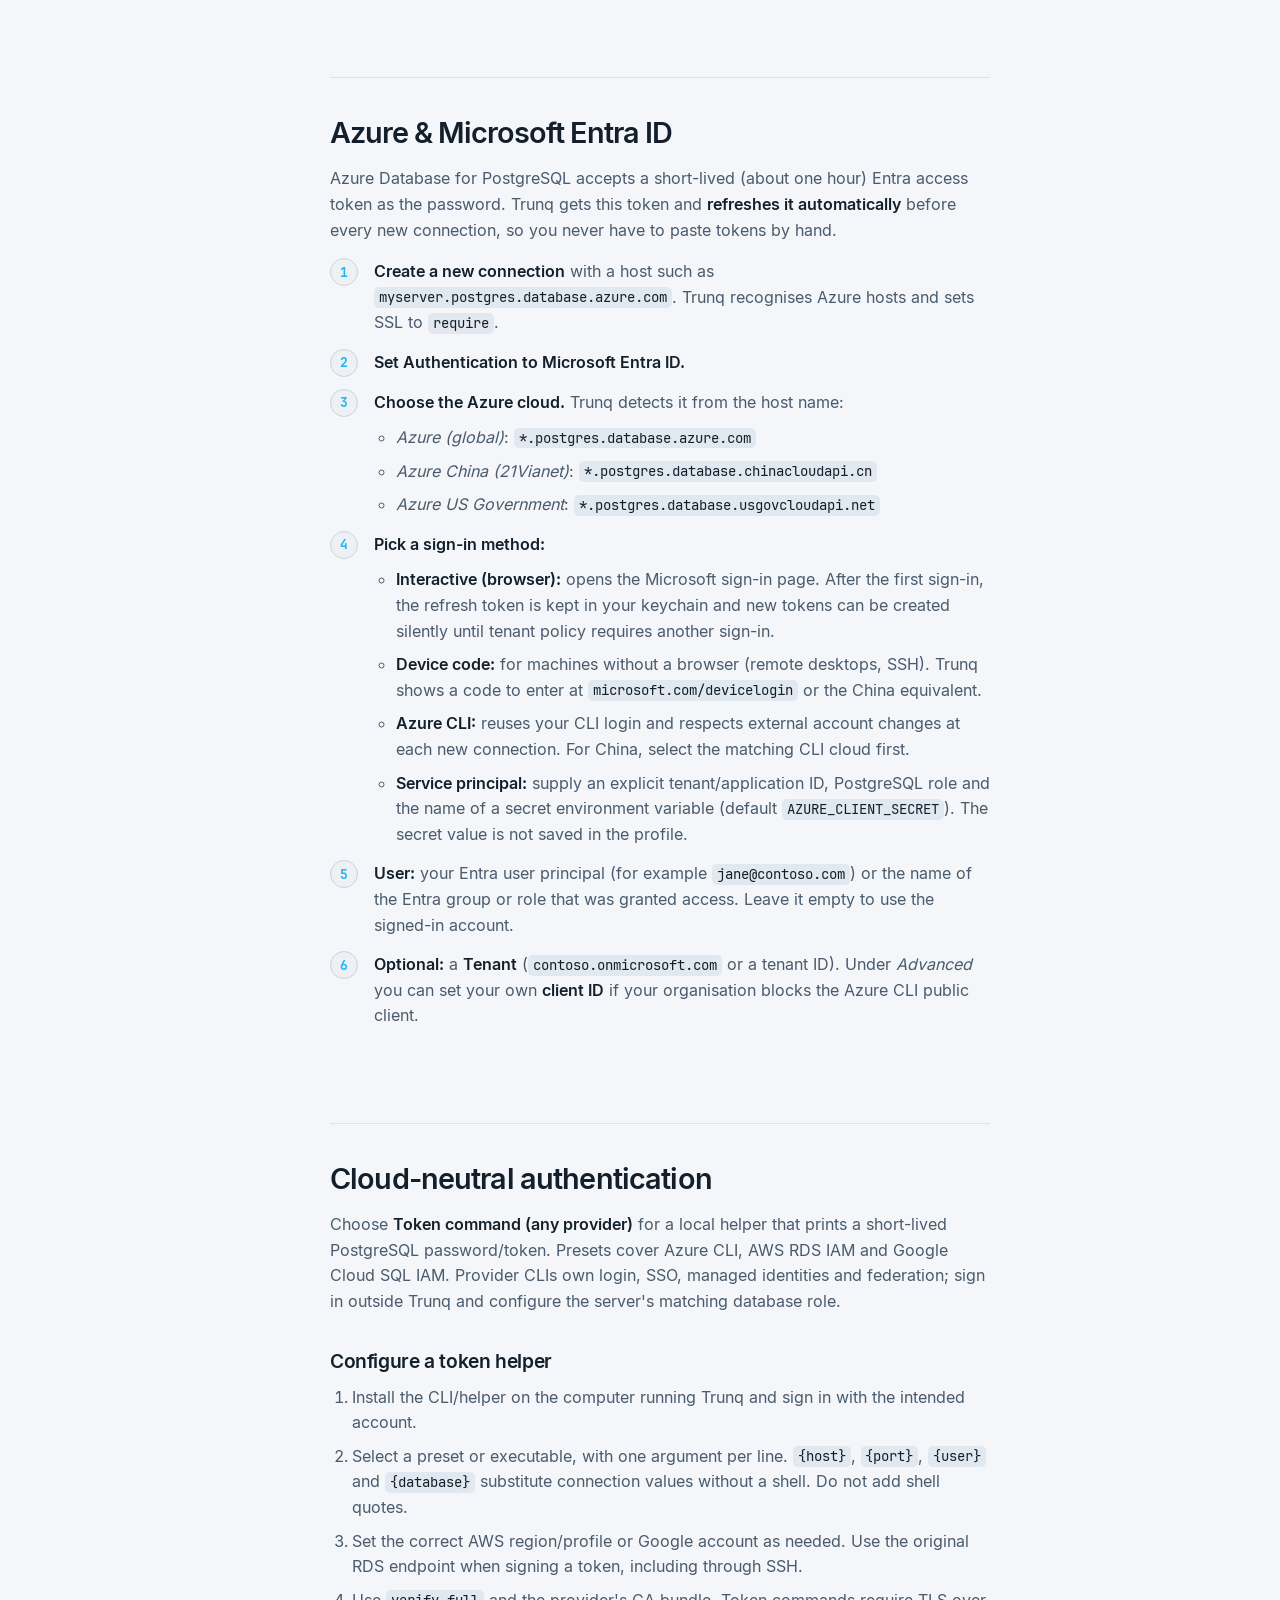
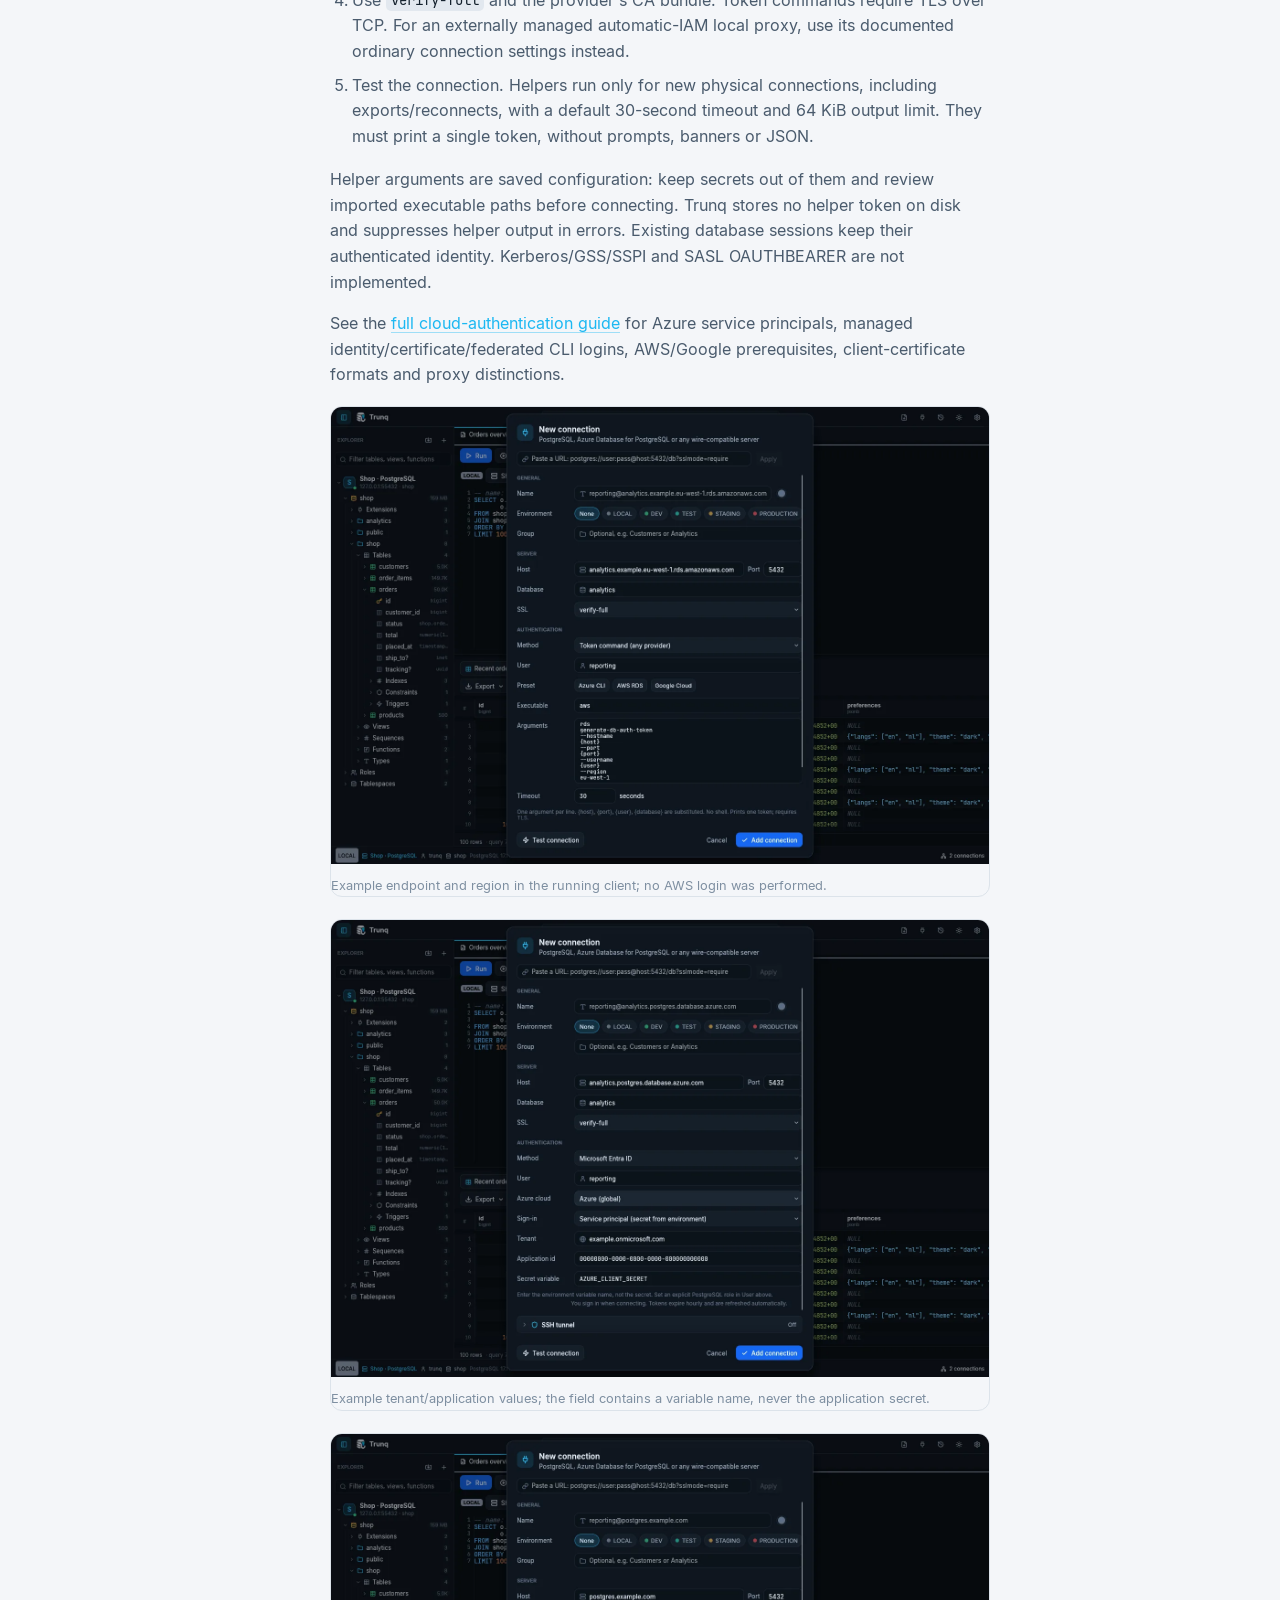
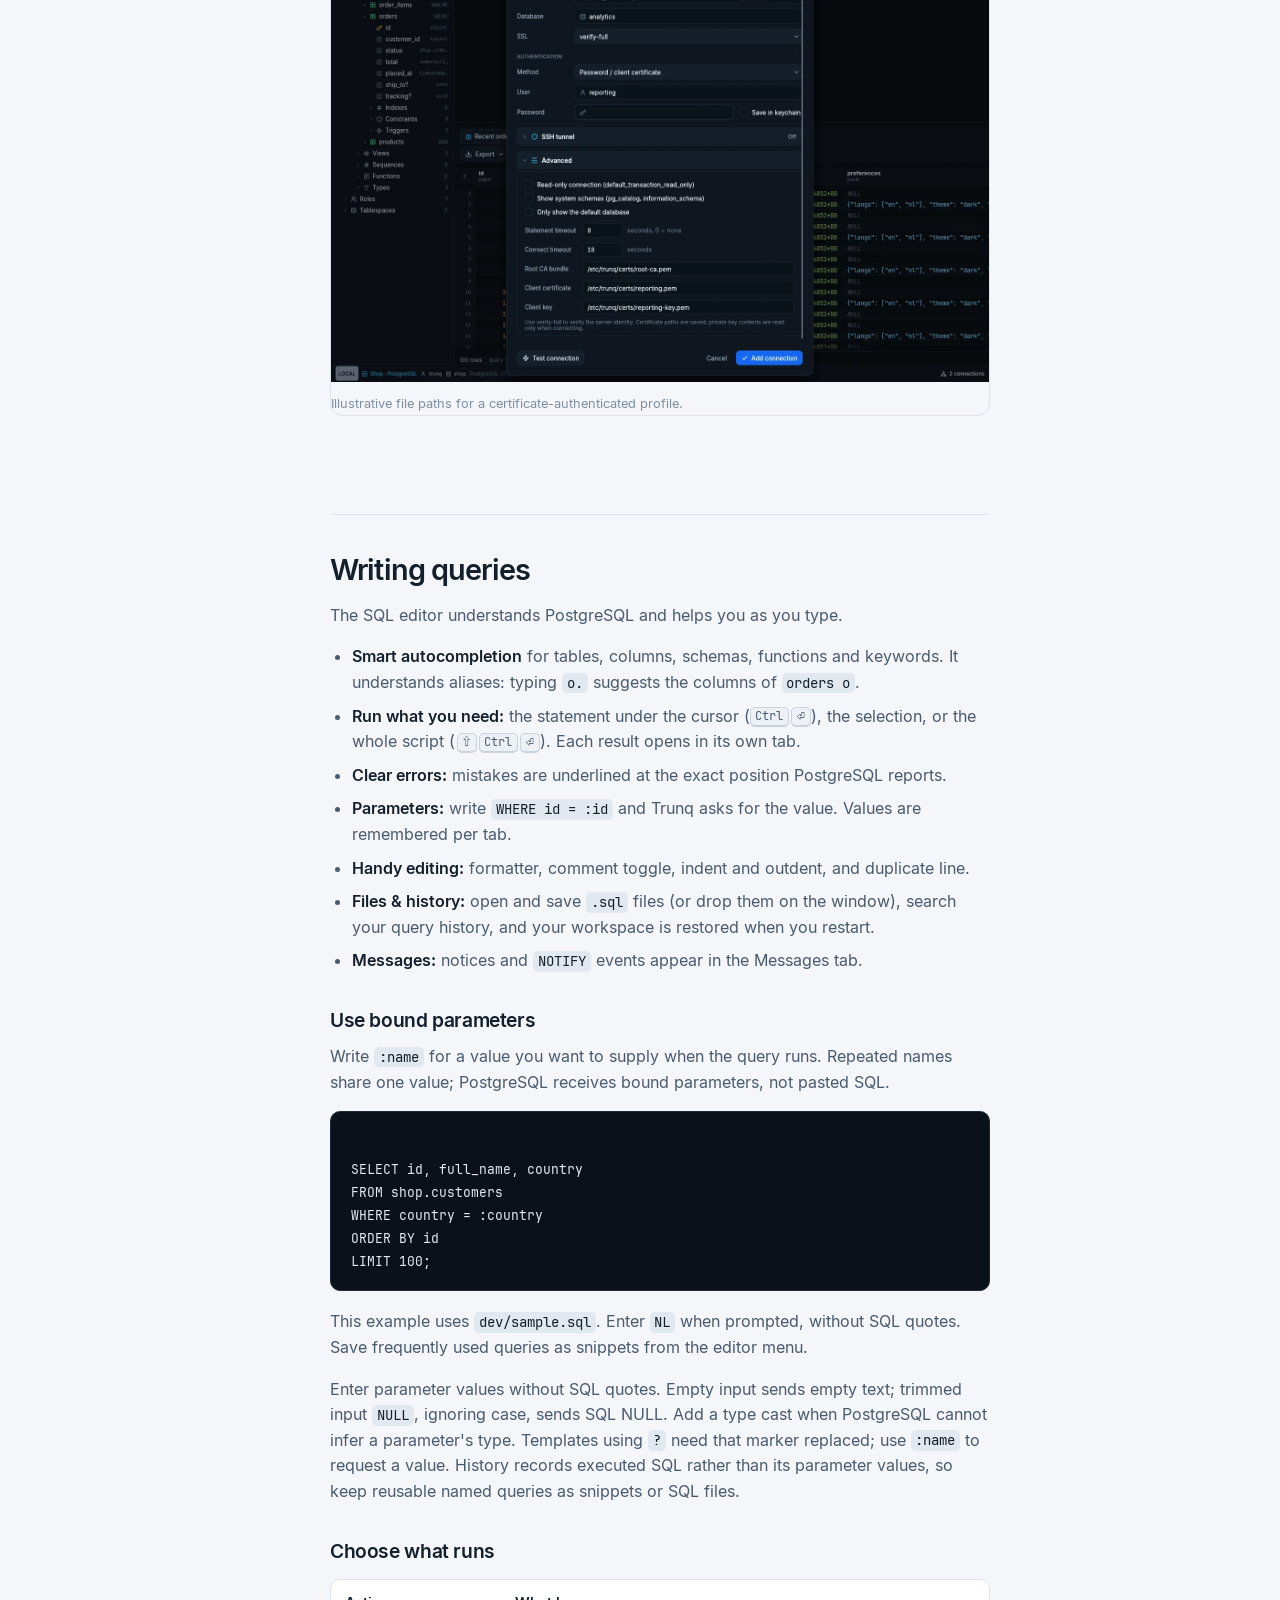
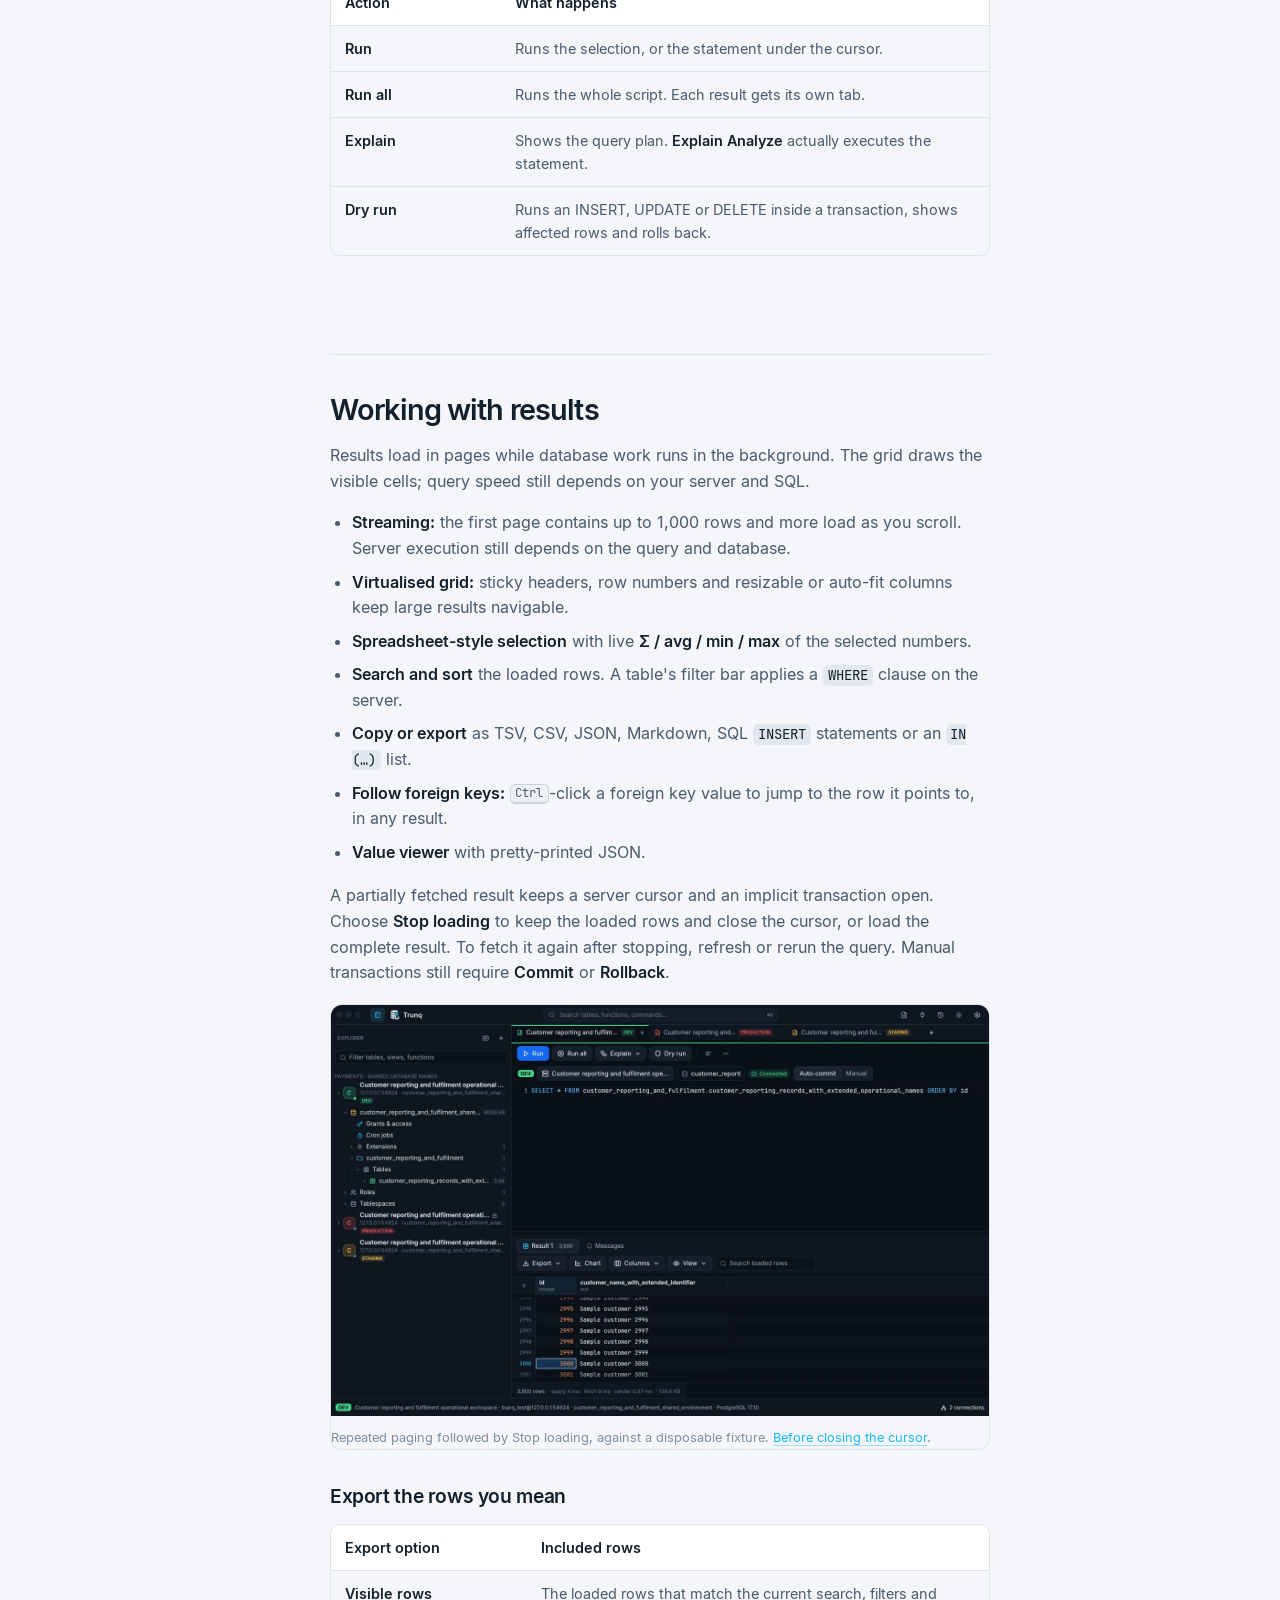
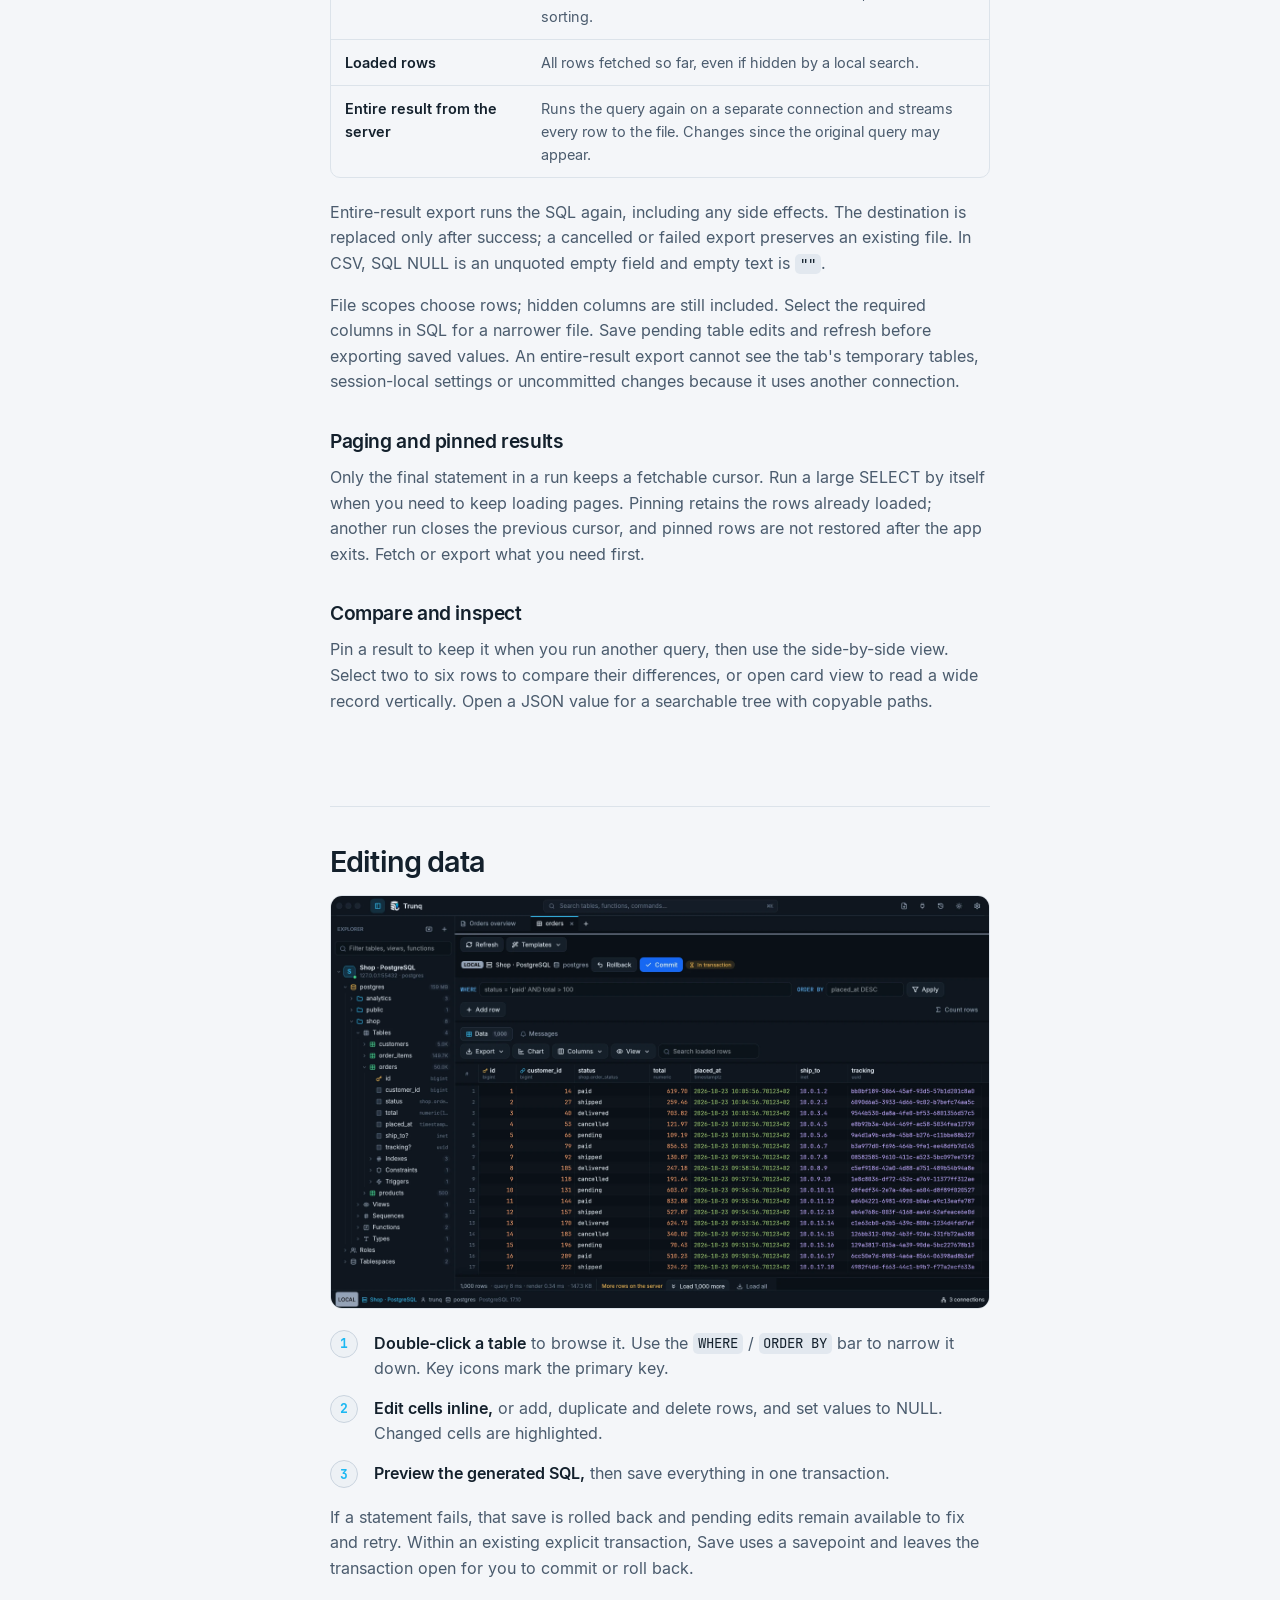
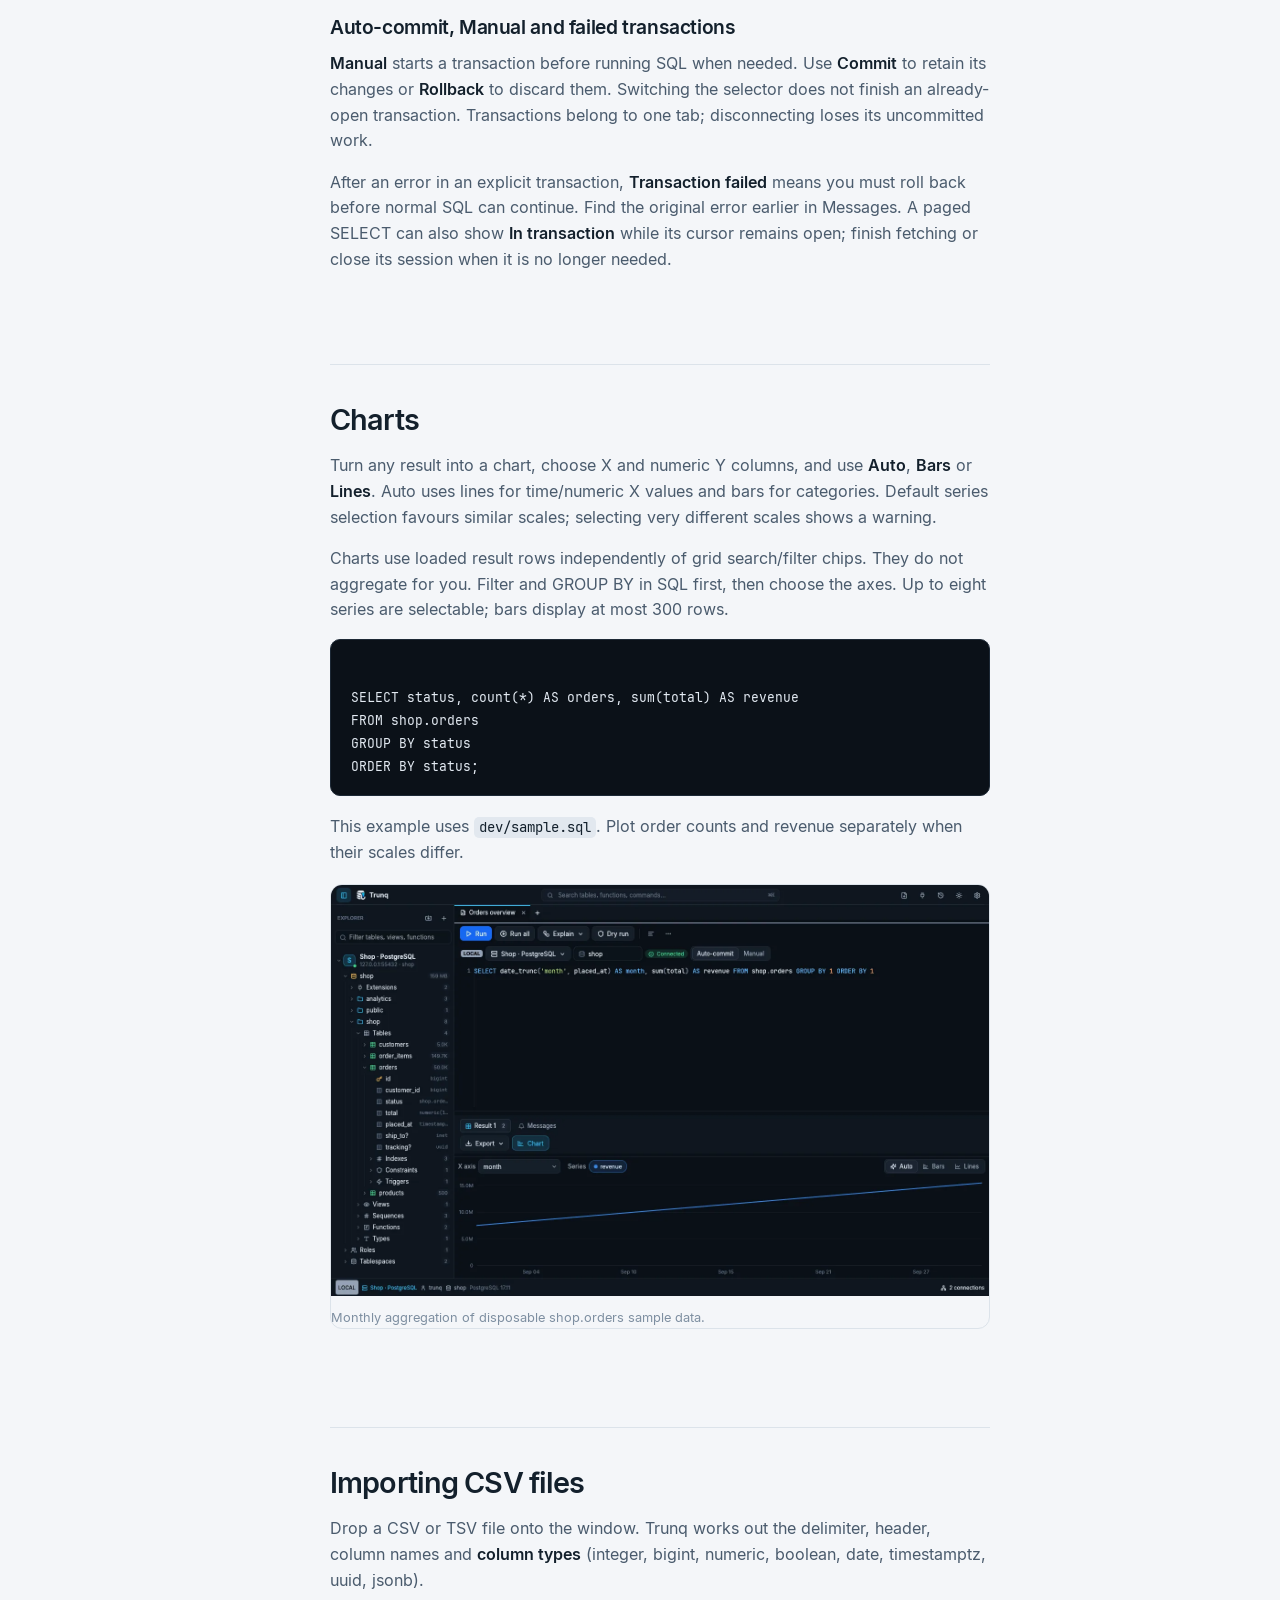
<file: website/docs/index.html>
<!doctype html>
<html lang="en" data-theme="dark">
<head>
  <meta charset="utf-8">
  <meta name="viewport" content="width=device-width, initial-scale=1">
  <title>Documentation · Trunq</title>
  <meta name="description" content="Learn how to install Trunq, connect to PostgreSQL (including Azure Entra ID), write queries, edit data safely and troubleshoot problems.">
  <meta name="theme-color" content="#070B11">
  <link rel="icon" type="image/png" href="../assets/favicon.png">
  <link rel="apple-touch-icon" href="../assets/apple-touch-icon.png">
  <link rel="preload" href="../fonts/Inter-Regular.woff2" as="font" type="font/woff2" crossorigin>
  <link rel="stylesheet" href="../styles.css">
  <script>
    (function () {
      var t;
      try { t = localStorage.getItem("trunq-theme"); } catch {}
      if (t !== "light" && t !== "dark") t = matchMedia("(prefers-color-scheme: light)").matches ? "light" : "dark";
      document.documentElement.dataset.theme = t;
      document.documentElement.classList.add("js");
    })();
  </script>
</head>
<body class="docs-page">
<a class="skip" href="#doc">Skip to content</a>

<header class="bar" data-bar>
  <div class="bar__inner">
    <a class="brand" href="../" aria-label="Trunq home">
      <img class="brand__logo logo-on-dark" src="../assets/logo-light.png" alt="" width="27" height="29">
      <img class="brand__logo logo-on-light" src="../assets/logo-dark.png" alt="" width="27" height="29">
      <span>Trunq</span><span class="brand__tag">Docs</span>
    </a>
    <nav class="bar__nav" aria-label="Primary">
      <a href="../#tour" data-spy="speed tour">Features</a>
      <a href="../#try" data-spy="try">Live demo</a>
      <a href="./" aria-current="page">Docs</a>
      <a href="../#faq" data-spy="faq">FAQ</a>
      <a href="https://github.com/IssamElNass/trunq/blob/main/CHANGELOG.md" rel="noopener">Changelog<svg class="ext" viewBox="0 0 24 24" aria-hidden="true"><path d="M7 17 17 7M8 7h9v9"/></svg></a>
    </nav>
    <div class="bar__actions">
      <button class="palette-trigger" type="button" data-open-palette aria-label="Search docs">
        <svg viewBox="0 0 24 24" aria-hidden="true"><circle cx="11" cy="11" r="7"/><path d="m20 20-3.5-3.5"/></svg>
        <span class="palette-trigger__label">Search docs</span>
        <kbd data-mod>⌘</kbd><kbd>K</kbd>
      </button>
      <button class="icon-btn bar__desk-only" type="button" data-theme-toggle aria-label="Switch theme" data-tip="Switch theme">
        <svg class="i-sun" viewBox="0 0 24 24" aria-hidden="true"><circle cx="12" cy="12" r="4"/><path d="M12 2v2M12 20v2M4.9 4.9l1.4 1.4M17.7 17.7l1.4 1.4M2 12h2M20 12h2M4.9 19.1l1.4-1.4M17.7 6.3l1.4-1.4"/></svg>
        <svg class="i-moon" viewBox="0 0 24 24" aria-hidden="true"><path d="M21 12.8A9 9 0 1 1 11.2 3a7 7 0 0 0 9.8 9.8z"/></svg>
      </button>
      <a class="icon-btn bar__desk-only" href="https://github.com/IssamElNass/trunq" aria-label="Trunq on GitHub" data-tip="Source on GitHub">
        <svg viewBox="0 0 24 24" aria-hidden="true" class="fill"><path d="M12 .5a11.5 11.5 0 0 0-3.6 22.4c.6.1.8-.3.8-.6v-2c-3.2.7-3.9-1.5-3.9-1.5-.5-1.3-1.3-1.7-1.3-1.7-1-.7.1-.7.1-.7 1.2.1 1.8 1.2 1.8 1.2 1 1.8 2.8 1.3 3.5 1 .1-.8.4-1.3.7-1.6-2.6-.3-5.3-1.3-5.3-5.7 0-1.3.5-2.3 1.2-3.1-.1-.3-.5-1.5.1-3.1 0 0 1-.3 3.2 1.2a11 11 0 0 1 5.8 0c2.2-1.5 3.2-1.2 3.2-1.2.6 1.6.2 2.8.1 3.1.8.8 1.2 1.9 1.2 3.1 0 4.4-2.7 5.4-5.3 5.7.4.4.8 1.1.8 2.2v3.3c0 .3.2.7.8.6A11.5 11.5 0 0 0 12 .5z"/></svg>
      </a>
      <a class="btn btn--primary btn--sm bar__download" href="../#download">Download</a>
      <button class="menu-btn" type="button" aria-expanded="false" aria-controls="site-menu" data-menu-btn>
        <span class="menu-btn__icon" aria-hidden="true"><i></i><i></i></span>Menu
      </button>
    </div>
  </div>
  <div class="sheet" id="site-menu" data-menu hidden>
    <nav class="sheet__nav" aria-label="Menu">
      <a href="../#tour" data-spy="speed tour"><b>Features</b><span>What Trunq does for you</span></a>
      <a href="../#try" data-spy="try"><b>Live demo</b><span>Try it in your browser</span></a>
      <a href="./" aria-current="page"><b>Docs</b><span>Install it and learn the ropes</span></a>
      <a href="../#faq" data-spy="faq"><b>FAQ</b><span>Quick answers to common questions</span></a>
      <a href="https://github.com/IssamElNass/trunq/blob/main/CHANGELOG.md" rel="noopener"><b>Changelog<svg class="ext" viewBox="0 0 24 24" aria-hidden="true"><path d="M7 17 17 7M8 7h9v9"/></svg></b><span>What's new in each release</span></a>
    </nav>
    <div class="sheet__foot">
      <a class="btn btn--primary" href="../#download" data-menu-close>Download Trunq</a>
      <a class="btn btn--ghost" href="https://github.com/IssamElNass/trunq"><svg viewBox="0 0 24 24" aria-hidden="true" class="fill"><path d="M12 .5a11.5 11.5 0 0 0-3.6 22.4c.6.1.8-.3.8-.6v-2c-3.2.7-3.9-1.5-3.9-1.5-.5-1.3-1.3-1.7-1.3-1.7-1-.7.1-.7.1-.7 1.2.1 1.8 1.2 1.8 1.2 1 1.8 2.8 1.3 3.5 1 .1-.8.4-1.3.7-1.6-2.6-.3-5.3-1.3-5.3-5.7 0-1.3.5-2.3 1.2-3.1-.1-.3-.5-1.5.1-3.1 0 0 1-.3 3.2 1.2a11 11 0 0 1 5.8 0c2.2-1.5 3.2-1.2 3.2-1.2.6 1.6.2 2.8.1 3.1.8.8 1.2 1.9 1.2 3.1 0 4.4-2.7 5.4-5.3 5.7.4.4.8 1.1.8 2.2v3.3c0 .3.2.7.8.6A11.5 11.5 0 0 0 12 .5z"/></svg> GitHub</a>
      <button class="btn btn--ghost" type="button" data-theme-toggle><svg class="i-sun" viewBox="0 0 24 24" aria-hidden="true"><circle cx="12" cy="12" r="4"/><path d="M12 2v2M12 20v2M4.9 4.9l1.4 1.4M17.7 17.7l1.4 1.4M2 12h2M20 12h2M4.9 19.1l1.4-1.4M17.7 6.3l1.4-1.4"/></svg><svg class="i-moon" viewBox="0 0 24 24" aria-hidden="true"><path d="M21 12.8A9 9 0 1 1 11.2 3a7 7 0 0 0 9.8 9.8z"/></svg> Theme</button>
    </div>
  </div>
</header>

<div class="docs">
  <aside class="docs__side" aria-label="Documentation">
    <details class="docs__menu" open data-docs-menu>
      <summary>Contents <span data-docs-current>Getting started</span></summary>
      <button class="docs__search" type="button" data-open-palette><span>Search the handbook</span><span><kbd data-mod>⌘</kbd><kbd>K</kbd></span></button>
      <nav class="sidenav">
        <p>Getting started</p>
        <a href="#introduction">Introduction</a>
        <a href="#install">Install</a>
        <a href="#first-steps">Your first connection</a>
        <p>Connecting</p>
        <a href="#connecting">Connection options</a>
        <a href="#ssh">SSH tunnels</a>
        <a href="#azure">Azure &amp; Entra ID</a>
        <a href="#cloud-auth">Cloud authentication</a>
        <p>Using Trunq</p>
        <a href="#editor">Writing queries</a>
        <a href="#results">Working with results</a>
        <a href="#editing">Editing data</a>
        <a href="#charts">Charts</a>
        <a href="#import">Importing CSV files</a>
        <a href="#relationships">ER diagrams &amp; metadata</a>
        <a href="#administration">Grants, extensions, jobs &amp; audits</a>
        <a href="#docker">Docker &amp; GitHub images</a>
        <a href="#performance">Performance</a>
        <a href="#navigation">Finding your way around</a>
        <p>Staying safe</p>
        <a href="#safety">Safety features</a>
        <a href="#production">Production &amp; upgrades</a>
        <a href="#health">Health check</a>
        <a href="#connection-management">Connection management</a>
        <p>Reference</p>
        <a href="#settings">Settings</a>
        <a href="#shortcuts">Keyboard shortcuts</a>
        <a href="#storage">Where data is stored</a>
        <a href="#troubleshooting">Troubleshooting</a>
        <a href="#faq">FAQ</a>
        <p>Contributing</p>
        <a href="#build">Build from source</a>
        <a href="#development">Development</a>
      </nav>
    </details>
  </aside>

  <article class="doc" id="doc">

    <section id="introduction">
      <p class="eyebrow">Documentation</p>
      <h1>Trunq handbook</h1>
      <p class="doc__lede">
        Connect to PostgreSQL, write your first query and understand the result.
        Start here, then explore the tools for working with data and making safer changes.
      </p>
      <p class="doc__meta"><span>PostgreSQL 13–18</span><span>macOS · Windows · Linux</span><span>Free &amp; open source</span></p>
      <div class="doc__cards">
        <a href="#install"><b>Install Trunq →</b><span>Download for macOS, Windows or Linux.</span></a>
        <a href="#first-steps"><b>Run your first query →</b><span>Connect, check your server and get a result.</span></a>
        <a href="#safety"><b>Stay out of trouble →</b><span>How Trunq protects your databases.</span></a>
      </div>
    </section>

    <section>
      <h2 id="install">Install</h2>
      <p>Download the latest version from the <a href="https://github.com/IssamElNass/trunq/releases/latest">Releases page</a> and choose the file for your system:</p>
      <div class="table-wrap">
        <table>
          <thead><tr><th>System</th><th>File</th><th>How to install</th></tr></thead>
          <tbody>
            <tr><td>macOS 11+ (Apple Silicon &amp; Intel)</td><td><code>Trunq-&lt;version&gt;-macos-universal.dmg</code></td><td>Open it and drag <b>Trunq</b> to Applications.</td></tr>
            <tr><td>Windows 10 / 11 (64-bit)</td><td><code>Trunq-&lt;version&gt;-windows-x86_64.zip</code></td><td>Unzip it and run <code>Trunq.exe</code>.</td></tr>
            <tr><td>Debian / Ubuntu (64-bit)</td><td><code>trunq_&lt;version&gt;_amd64.deb</code></td><td><code>sudo apt install ./trunq_&lt;version&gt;_amd64.deb</code></td></tr>
            <tr><td>Other Linux (64-bit)</td><td><code>trunq-&lt;version&gt;-linux-x86_64.tar.gz</code></td><td>Unpack it and run <code>./trunq</code>.</td></tr>
          </tbody>
        </table>
      </div>
      <div class="note">
        <b>macOS says it "can't be opened because it is from an unidentified developer"?</b>
        Right-click <b>Trunq.app → Open</b> once. After that it opens normally.
      </div>
      <p>Every release includes SHA-256 checksums in <code>SHA256SUMS.txt</code>. Compute your download's SHA-256 with <code>sha256sum</code> on Linux, <code>shasum -a 256</code> on macOS or <code>Get-FileHash -Algorithm SHA256</code> in PowerShell, then compare the matching filename. If you'd rather compile Trunq yourself, see <a href="#build">Build from source</a>.</p>
      <h3 id="nightly-builds">Nightly builds</h3>
      <p>The Release workflow builds the latest default-branch source every day at 02:00 UTC (03:00 in Paris in winter, 04:00 in summer), once the workflow is merged into that branch. GitHub may delay scheduled runs. Maintainers can also run it manually with the tag input <code>nightly</code>.</p>
      <p>Snapshots appear as separate <a href="https://github.com/IssamElNass/Trunq/releases?q=nightly&amp;expanded=true">nightly prereleases</a> for macOS, Windows and Linux. They keep the stable download channel separate. Each release identifies its date, workflow run and commit, and includes <code>BUILD_INFO.txt</code> and <code>SHA256SUMS.txt</code>.</p>
      <p>Use a <a href="#workspace-launch">separate workspace</a> or back up your settings before trying a snapshot. The app may display its Cargo source version; use the asset filename or build information to identify the nightly. See the <a href="https://github.com/IssamElNass/Trunq/blob/main/docs/install.md#nightly-builds">nightly installation guide</a> for package names and returning to stable.</p>
    </section>

    <section>
      <h2 id="first-steps">Your first connection</h2>
      <ol class="steps">
        <li><b>Click New connection</b> (or the plug icon in the top bar).</li>
        <li><b>Paste a connection URL</b> such as <code>postgres://user:pass@db.example.com:5432/app?sslmode=require</code> and press <b>Apply</b>, or fill in the host, port, database and user yourself.</li>
        <li><b>Press Test connection, then Save.</b> Choose an environment for the connection. <b>Production</b> appears in red, including a strip above the editor, so you always know where you are.</li>
        <li><b>Browse your database.</b> The connection appears in the sidebar. Expand it to see databases, schemas, tables, views, functions and types. Double-click a table to open its data, or right-click anything for more actions.</li>
        <li><b>Write a query.</b> Press <kbd data-mod>⌘</kbd><kbd>T</kbd> for a new SQL editor, then <kbd data-mod>⌘</kbd><kbd>⏎</kbd> to run the statement under the cursor.</li>
      </ol>
      <h3 id="first-query">Check your connection</h3>
      <p>Paste this read-only query into the editor and press <kbd data-mod>⌘</kbd><kbd>⏎</kbd>. It works on any PostgreSQL database, without the sample data.</p>
      <div class="codeblock"><pre data-copyable><code>SELECT current_database() AS database,
       current_user AS username,
       version() AS server_version;</code></pre></div>
      <p>You should see one row with your database, username and PostgreSQL version. Check the connection identity in the bottom bar before running queries that change data.</p>
      <p>Passwords are saved in your operating system's keychain, never in plain text.</p>
      <div class="note note--tip">
        <b>Want something to play with?</b> The repository includes a sample shop database with customers, orders, a million analytics events, views, functions and JSON:
        <div class="codeblock"><pre data-copyable><code>createdb shop
psql -d shop -f dev/sample.sql</code></pre></div>
      </div>
    </section>

    <section>
      <h2 id="connecting">Connection options</h2>
      <p>Trunq speaks the PostgreSQL protocol directly and supports the usual ways of connecting:</p>
      <ul>
        <li><b>Encryption (TLS):</b> <code>disable</code>, <code>prefer</code>, <code>require</code>, <code>verify-ca</code> and <code>verify-full</code>.</li>
        <li><b>Sign-in methods:</b> SCRAM-SHA-256, MD5 and trust.</li>
        <li><b>Unix sockets:</b> enter the socket directory (for example <code>/tmp</code>) as the host.</li>
        <li><b><code>~/.pgpass</code>:</b> picked up automatically.</li>
        <li><b>Connection URLs:</b> paste a <code>postgres://</code> URL and Trunq fills in the form.</li>
      </ul>
      <p>Save a separate connection profile for each environment, even when the database names match. Set <b>Environment</b> and optionally <b>Group</b> in the connection dialog. Persistent badges identify connections in the sidebar and tabs; <b>UNSET</b> means no environment was chosen, and Production stays red independently of a custom profile colour. Hover truncated names to read their full text.</p>
      <figure class="doc__shot"><img src="../assets/shots/connection-environments.webp" alt="DEV, PRODUCTION and STAGING badges remain visible with long connection names" width="1440" height="900" loading="lazy"><figcaption>Illustrative environments sharing one disposable local database. Labels do not change database privileges. <a href="../assets/shots/connection-environments-light.webp">Light-theme view</a>.</figcaption></figure>
      <h3 id="tls-modes">Choose the TLS checks you need</h3>
      <div class="table-wrap"><table>
        <thead><tr><th>Mode</th><th>Encryption</th><th>Certificate / hostname checks</th></tr></thead>
        <tbody>
          <tr><td><code>disable</code></td><td>No PostgreSQL TLS</td><td>Neither</td></tr>
          <tr><td><code>prefer</code> (default)</td><td>TLS if accepted; plaintext if the server declines TLS</td><td>Neither</td></tr>
          <tr><td><code>require</code></td><td>Required</td><td>Neither</td></tr>
          <tr><td><code>verify-ca</code></td><td>Required</td><td>Certificate trust through the platform store</td></tr>
          <tr><td><code>verify-full</code></td><td>Required</td><td>Certificate trust and database hostname</td></tr>
        </tbody>
      </table></div>
      <p><code>require</code> encrypts but does not verify the server's identity. For provider/private CAs, set <b>Advanced → Root CA bundle</b> to a PEM file. Client certificate authentication supports PEM chains and unencrypted PKCS #8 keys; paths are saved, contents stay in their files. Use <code>verify-full</code> to validate the server. Inside SSH, the hostname checked is still the database Host. Local Unix sockets use socket permissions and PostgreSQL authentication rather than TLS negotiation.</p>
      <h3 id="password-sources">Passwords, URLs and pgpass</h3>
      <p>A supplied session password takes precedence over a saved keychain password, then Trunq tries the first matching entry in <code>~/.pgpass</code> or <code>PGPASSFILE</code>. Password-file fields are <code>host:port:database:user:password</code>; the first four support <code>*</code>, and literal colons/backslashes need escaping. Protect the file because its passwords are plaintext. Unix files with group/other permission bits are ignored; use <code>chmod 600</code>.</p>
      <p>URL import reads the user, password, host, port, database and <code>sslmode</code>. Other query parameters are not applied; set timeouts, read-only mode and SSH in the form. Percent-encode reserved characters and put IPv6 hosts in brackets. Editing a profile affects new sessions; reconnect open tabs to use its changes.</p>
      <h3 id="connection-safety">Per-connection safety settings</h3>
      <ul>
        <li><b>Environment:</b> label the connection LOCAL, DEV, TEST, STAGING or PRODUCTION. Production is shown in red.</li>
        <li><b>Read-only:</b> sets <code>default_transaction_read_only=on</code>; database role privileges remain the access control.</li>
        <li><b>Statement timeout:</b> a positive value limits statement duration; <code>0</code> adds no profile-specific limit. The connect timeout defaults to 10 seconds.</li>
      </ul>
    </section>

    <section>
      <h2 id="ssh">SSH tunnels</h2>
      <p>Reach PostgreSQL through a bastion or jump host without opening the database to the internet.</p>
      <ol class="steps">
        <li>Open <b>New connection → SSH tunnel</b> and enable <b>Connect through an SSH server</b>.</li>
        <li>Enter the SSH host, port and user. Choose your SSH agent, a private key file or password authentication.</li>
        <li>Set the database host and port as seen <b>from the SSH server</b>. Use <code>localhost</code> when PostgreSQL runs on that server.</li>
        <li>Test the connection and save it. Connections to the same server share one SSH session.</li>
      </ol>
      <p>Trunq checks host keys against <code>~/.ssh/known_hosts</code> and its own known-hosts file. A new host is recorded only when first-use trust is enabled. For production, disable <b>Trust previously unknown host keys on first use</b> and provision independently verified raw keys. Native SSH supports Ed25519/ECDSA; RSA and host certificates are unsupported. Changed keys across algorithms, revoked keys and read failures are refused. If a host key changes, verify the new fingerprint with your administrator before removing the old entry.</p>
      <figure class="doc__shot"><img src="../assets/shots/ssh-host-verification.webp" alt="SSH dialog with trust on first use disabled" width="1440" height="1200" loading="lazy"><figcaption>Illustrative bastion profile; no connection to the example endpoint was attempted.</figcaption></figure>
    </section>

    <section>
      <h2 id="azure">Azure &amp; Microsoft Entra ID</h2>
      <p>
        Azure Database for PostgreSQL accepts a short-lived (about one hour) Entra access token as the password.
        Trunq gets this token and <b>refreshes it automatically</b> before every new connection, so you never have to paste tokens by hand.
      </p>
      <ol class="steps">
        <li><b>Create a new connection</b> with a host such as <code>myserver.postgres.database.azure.com</code>. Trunq recognises Azure hosts and sets SSL to <code>require</code>.</li>
        <li><b>Set Authentication to Microsoft Entra ID.</b></li>
        <li><b>Choose the Azure cloud.</b> Trunq detects it from the host name:
          <ul>
            <li><i>Azure (global)</i>: <code>*.postgres.database.azure.com</code></li>
            <li><i>Azure China (21Vianet)</i>: <code>*.postgres.database.chinacloudapi.cn</code></li>
            <li><i>Azure US Government</i>: <code>*.postgres.database.usgovcloudapi.net</code></li>
          </ul>
        </li>
        <li><b>Pick a sign-in method:</b>
          <ul>
            <li><b>Interactive (browser):</b> opens the Microsoft sign-in page. After the first sign-in, the refresh token is kept in your keychain and new tokens can be created silently until tenant policy requires another sign-in.</li>
            <li><b>Device code:</b> for machines without a browser (remote desktops, SSH). Trunq shows a code to enter at <code>microsoft.com/devicelogin</code> or the China equivalent.</li>
            <li><b>Azure CLI:</b> reuses your CLI login and respects external account changes at each new connection. For China, select the matching CLI cloud first.</li>
            <li><b>Service principal:</b> supply an explicit tenant/application ID, PostgreSQL role and the name of a secret environment variable (default <code>AZURE_CLIENT_SECRET</code>). The secret value is not saved in the profile.</li>
          </ul>
        </li>
        <li><b>User:</b> your Entra user principal (for example <code>jane@contoso.com</code>) or the name of the Entra group or role that was granted access. Leave it empty to use the signed-in account.</li>
        <li><b>Optional:</b> a <b>Tenant</b> (<code>contoso.onmicrosoft.com</code> or a tenant ID). Under <i>Advanced</i> you can set your own <b>client ID</b> if your organisation blocks the Azure CLI public client.</li>
      </ol>
    </section>

    <section>
      <h2 id="cloud-auth">Cloud-neutral authentication</h2>
      <p>Choose <b>Token command (any provider)</b> for a local helper that prints a short-lived PostgreSQL password/token. Presets cover Azure CLI, AWS RDS IAM and Google Cloud SQL IAM. Provider CLIs own login, SSO, managed identities and federation; sign in outside Trunq and configure the server's matching database role.</p>
      <h3 id="token-helpers">Configure a token helper</h3>
      <ol>
        <li>Install the CLI/helper on the computer running Trunq and sign in with the intended account.</li>
        <li>Select a preset or executable, with one argument per line. <code>{host}</code>, <code>{port}</code>, <code>{user}</code> and <code>{database}</code> substitute connection values without a shell. Do not add shell quotes.</li>
        <li>Set the correct AWS region/profile or Google account as needed. Use the original RDS endpoint when signing a token, including through SSH.</li>
        <li>Use <code>verify-full</code> and the provider's CA bundle. Token commands require TLS over TCP. For an externally managed automatic-IAM local proxy, use its documented ordinary connection settings instead.</li>
        <li>Test the connection. Helpers run only for new physical connections, including exports/reconnects, with a default 30-second timeout and 64 KiB output limit. They must print a single token, without prompts, banners or JSON.</li>
      </ol>
      <p>Helper arguments are saved configuration: keep secrets out of them and review imported executable paths before connecting. Trunq stores no helper token on disk and suppresses helper output in errors. Existing database sessions keep their authenticated identity. Kerberos/GSS/SSPI and SASL OAUTHBEARER are not implemented.</p>
      <p>See the <a href="https://github.com/IssamElNass/Trunq/blob/main/docs/cloud-authentication.md">full cloud-authentication guide</a> for Azure service principals, managed identity/certificate/federated CLI logins, AWS/Google prerequisites, client-certificate formats and proxy distinctions.</p>
      <figure class="doc__shot"><img src="../assets/shots/auth-token-command.webp" alt="AWS RDS token helper arguments with verify-full TLS" width="1440" height="1000" loading="lazy"><figcaption>Example endpoint and region in the running client; no AWS login was performed.</figcaption></figure>
      <figure class="doc__shot"><img src="../assets/shots/auth-service-principal.webp" alt="Azure service-principal configuration using a secret environment variable name" width="1440" height="1000" loading="lazy"><figcaption>Example tenant/application values; the field contains a variable name, never the application secret.</figcaption></figure>
      <figure class="doc__shot"><img src="../assets/shots/auth-client-certificate.webp" alt="Advanced TLS CA, client certificate and PKCS 8 key paths" width="1440" height="1200" loading="lazy"><figcaption>Illustrative file paths for a certificate-authenticated profile.</figcaption></figure>
    </section>

    <section>
      <h2 id="editor">Writing queries</h2>
      <p>The SQL editor understands PostgreSQL and helps you as you type.</p>
      <ul>
        <li><b>Smart autocompletion</b> for tables, columns, schemas, functions and keywords. It understands aliases: typing <code>o.</code> suggests the columns of <code>orders o</code>.</li>
        <li><b>Run what you need:</b> the statement under the cursor (<kbd data-mod>⌘</kbd><kbd>⏎</kbd>), the selection, or the whole script (<kbd>⇧</kbd><kbd data-mod>⌘</kbd><kbd>⏎</kbd>). Each result opens in its own tab.</li>
        <li><b>Clear errors:</b> mistakes are underlined at the exact position PostgreSQL reports.</li>
        <li><b>Parameters:</b> write <code>WHERE id = :id</code> and Trunq asks for the value. Values are remembered per tab.</li>
        <li><b>Handy editing:</b> formatter, comment toggle, indent and outdent, and duplicate line.</li>
        <li><b>Files &amp; history:</b> open and save <code>.sql</code> files (or drop them on the window), search your query history, and your workspace is restored when you restart.</li>
        <li><b>Messages:</b> notices and <code>NOTIFY</code> events appear in the Messages tab.</li>
      </ul>
      <h3 id="query-parameters">Use bound parameters</h3>
      <p>Write <code>:name</code> for a value you want to supply when the query runs. Repeated names share one value; PostgreSQL receives bound parameters, not pasted SQL.</p>
      <div class="codeblock"><pre data-copyable><code>SELECT id, full_name, country
FROM shop.customers
WHERE country = :country
ORDER BY id
LIMIT 100;</code></pre></div>
      <p>This example uses <code>dev/sample.sql</code>. Enter <code>NL</code> when prompted, without SQL quotes. Save frequently used queries as snippets from the editor menu.</p>
      <p>Enter parameter values without SQL quotes. Empty input sends empty text; trimmed input <code>NULL</code>, ignoring case, sends SQL NULL. Add a type cast when PostgreSQL cannot infer a parameter's type. Templates using <code>?</code> need that marker replaced; use <code>:name</code> to request a value. History records executed SQL rather than its parameter values, so keep reusable named queries as snippets or SQL files.</p>
      <h3 id="query-execution">Choose what runs</h3>
      <div class="table-wrap"><table>
        <thead><tr><th>Action</th><th>What happens</th></tr></thead>
        <tbody>
          <tr><td><b>Run</b></td><td>Runs the selection, or the statement under the cursor.</td></tr>
          <tr><td><b>Run all</b></td><td>Runs the whole script. Each result gets its own tab.</td></tr>
          <tr><td><b>Explain</b></td><td>Shows the query plan. <b>Explain Analyze</b> actually executes the statement.</td></tr>
          <tr><td><b>Dry run</b></td><td>Runs an INSERT, UPDATE or DELETE inside a transaction, shows affected rows and rolls back.</td></tr>
        </tbody>
      </table></div>
    </section>

    <section>
      <h2 id="results">Working with results</h2>
      <p>Results load in pages while database work runs in the background. The grid draws the visible cells; query speed still depends on your server and SQL.</p>
      <ul>
        <li><b>Streaming:</b> the first page contains up to 1,000 rows and more load as you scroll. Server execution still depends on the query and database.</li>
        <li><b>Virtualised grid:</b> sticky headers, row numbers and resizable or auto-fit columns keep large results navigable.</li>
        <li><b>Spreadsheet-style selection</b> with live <b>Σ / avg / min / max</b> of the selected numbers.</li>
        <li><b>Search and sort</b> the loaded rows. A table's filter bar applies a <code>WHERE</code> clause on the server.</li>
        <li><b>Copy or export</b> as TSV, CSV, JSON, Markdown, SQL <code>INSERT</code> statements or an <code>IN (…)</code> list.</li>
        <li><b>Follow foreign keys:</b> <kbd data-mod>⌘</kbd>-click a foreign key value to jump to the row it points to, in any result.</li>
        <li><b>Value viewer</b> with pretty-printed JSON.</li>
      </ul>
      <p>A partially fetched result keeps a server cursor and an implicit transaction open. Choose <b>Stop loading</b> to keep the loaded rows and close the cursor, or load the complete result. To fetch it again after stopping, refresh or rerun the query. Manual transactions still require <b>Commit</b> or <b>Rollback</b>.</p>
      <figure class="doc__shot"><img src="../assets/shots/paging-stopped.webp" alt="Three thousand loaded rows remain after closing the paged cursor and its automatic transaction" width="1440" height="900" loading="lazy"><figcaption>Repeated paging followed by Stop loading, against a disposable fixture. <a href="../assets/shots/paging-more-rows.webp">Before closing the cursor</a>.</figcaption></figure>
      <h3 id="export-scope">Export the rows you mean</h3>
      <div class="table-wrap"><table>
        <thead><tr><th>Export option</th><th>Included rows</th></tr></thead>
        <tbody>
          <tr><td><b>Visible rows</b></td><td>The loaded rows that match the current search, filters and sorting.</td></tr>
          <tr><td><b>Loaded rows</b></td><td>All rows fetched so far, even if hidden by a local search.</td></tr>
          <tr><td><b>Entire result from the server</b></td><td>Runs the query again on a separate connection and streams every row to the file. Changes since the original query may appear.</td></tr>
        </tbody>
      </table></div>
      <p>Entire-result export runs the SQL again, including any side effects. The destination is replaced only after success; a cancelled or failed export preserves an existing file. In CSV, SQL NULL is an unquoted empty field and empty text is <code>""</code>.</p>
      <p>File scopes choose rows; hidden columns are still included. Select the required columns in SQL for a narrower file. Save pending table edits and refresh before exporting saved values. An entire-result export cannot see the tab's temporary tables, session-local settings or uncommitted changes because it uses another connection.</p>
      <h3 id="result-limits">Paging and pinned results</h3>
      <p>Only the final statement in a run keeps a fetchable cursor. Run a large SELECT by itself when you need to keep loading pages. Pinning retains the rows already loaded; another run closes the previous cursor, and pinned rows are not restored after the app exits. Fetch or export what you need first.</p>
      <h3 id="compare-results">Compare and inspect</h3>
      <p>Pin a result to keep it when you run another query, then use the side-by-side view. Select two to six rows to compare their differences, or open card view to read a wide record vertically. Open a JSON value for a searchable tree with copyable paths.</p>
    </section>

    <section>
      <h2 id="editing">Editing data</h2>
      <figure class="doc__shot"><img src="../assets/shots/table.webp" alt="Trunq's table editor with changed cells highlighted." width="1600" height="1000"></figure>
      <ol class="steps">
        <li><b>Double-click a table</b> to browse it. Use the <code>WHERE</code> / <code>ORDER BY</code> bar to narrow it down. Key icons mark the primary key.</li>
        <li><b>Edit cells inline,</b> or add, duplicate and delete rows, and set values to NULL. Changed cells are highlighted.</li>
        <li><b>Preview the generated SQL,</b> then save everything in one transaction.</li>
      </ol>
      <p>If a statement fails, that save is rolled back and pending edits remain available to fix and retry. Within an existing explicit transaction, Save uses a savepoint and leaves the transaction open for you to commit or roll back.</p>
      <h3 id="transactions">Auto-commit, Manual and failed transactions</h3>
      <p><b>Manual</b> starts a transaction before running SQL when needed. Use <b>Commit</b> to retain its changes or <b>Rollback</b> to discard them. Switching the selector does not finish an already-open transaction. Transactions belong to one tab; disconnecting loses its uncommitted work.</p>
      <p>After an error in an explicit transaction, <b>Transaction failed</b> means you must roll back before normal SQL can continue. Find the original error earlier in Messages. A paged SELECT can also show <b>In transaction</b> while its cursor remains open; finish fetching or close its session when it is no longer needed.</p>
    </section>

    <section>
      <h2 id="charts">Charts</h2>
      <p>Turn any result into a chart, choose X and numeric Y columns, and use <b>Auto</b>, <b>Bars</b> or <b>Lines</b>. Auto uses lines for time/numeric X values and bars for categories. Default series selection favours similar scales; selecting very different scales shows a warning.</p>
      <p>Charts use loaded result rows independently of grid search/filter chips. They do not aggregate for you. Filter and GROUP BY in SQL first, then choose the axes. Up to eight series are selectable; bars display at most 300 rows.</p>
      <div class="codeblock"><pre data-copyable><code>SELECT status, count(*) AS orders, sum(total) AS revenue
FROM shop.orders
GROUP BY status
ORDER BY status;</code></pre></div>
      <p>This example uses <code>dev/sample.sql</code>. Plot order counts and revenue separately when their scales differ.</p>
      <figure class="doc__shot"><img src="../assets/shots/chart-revenue.webp" alt="Monthly revenue chart from the sample shop orders" width="1440" height="900" loading="lazy"><figcaption>Monthly aggregation of disposable shop.orders sample data.</figcaption></figure>
    </section>

    <section>
      <h2 id="import">Importing CSV files</h2>
      <p>Drop a CSV or TSV file onto the window. Trunq works out the delimiter, header, column names and <b>column types</b> (integer, bigint, numeric, boolean, date, timestamptz, uuid, jsonb).</p>
      <p>Create a new table or add to an existing one. The data is streamed in a single transaction with live progress, which is the fastest way to load data into PostgreSQL.</p>
      <p>Check the preview before importing: it reads up to the first 1 MiB and infers types from up to 2,001 records, including a header when enabled, so later values may need a wider type. Quoted delimiters and timezone offsets are supported, and colliding header names receive unique suffixes. For an existing table, verify every mapping: initial mapping tries names, then positions. <b>Empty it first</b> truncates that table within the import transaction. Errors and cancellation roll back the import.</p>
      <p>Use UTF-8 CSV/TSV. PostgreSQL COPY CSV treats an unquoted empty field as NULL and a quoted empty field as empty text. The preview does not distinguish them as separate inferred types. A literal <code>NULL</code> field is text, subject to the target column's type.</p>
    </section>

    <section>
      <h2 id="relationships">ER diagrams &amp; metadata</h2>
      <p>Right-click a database, schema or table and choose <b>ER diagram</b>, or find it in the command palette. Diagrams reuse the loaded catalog, so opening one needs no additional database query.</p>
      <figure class="doc__shot"><img src="../assets/shots/erd.webp" alt="Native ER diagram showing customers, orders, products and order items with foreign-key relationships." width="2880" height="1800" loading="lazy"><figcaption>The sample shop schema, captured from the running client.</figcaption></figure>
      <p>Pan, zoom, drag tables, inspect columns and keys, or export SVG and Mermaid. Opening from a table focuses its neighbourhood; opening from a schema limits the graph to that schema.</p>
      <h3 id="catalog-details">Inspect the catalog</h3>
      <p>Expand a table for its indexes, constraints, triggers and policies. Hover for index methods, validity, constraint definitions and trigger functions. An RLS indicator marks enabled row security. Server-level <b>Roles</b> and <b>Tablespaces</b> show attributes and ownership; right-click a role to copy its DDL.</p>
      <h3 id="slow-queries">Find expensive statements</h3>
      <p>Right-click a database → <b>Slow queries (pg_stat_statements)</b>. Review and run the generated SQL to inspect calls, execution time, returned rows and buffer/temp-block counters. Your DBA must preload and install <a href="https://www.postgresql.org/docs/18/pgstatstatements.html">pg_stat_statements</a>; Trunq does not change the server configuration. Access to other users’ query text depends on your role.</p>
    </section>

    <section>
      <h2 id="administration">Grants, extensions, scheduled jobs &amp; audits</h2>
      <p>Right-click a database → <b>Database tools</b>, or search the command palette. Tools open editable SQL for review. The database tree now shows installed extensions, event triggers and publications; schema types are searchable.</p>
      <h3 id="grant-access">Inspect grants and trace access</h3>
      <p>Open <b>Grants &amp; access</b> under a database, from its context menu or the command palette. Choose <b>Inspect role</b>, then select an object/recipient row. Permissions are grouped into badges, with a neutral outline and slim accent marker for the selected row. The detail pane sits beside the list in wide windows and below it in compact windows.</p>
      <p><b>Direct</b> names the inspected role, <b>Inherited</b> follows automatic memberships, <b>PUBLIC</b> applies to every role, and <b>Not inherited</b> marks a membership path that does not automatically pass permissions. Open <b>Filters</b> for schema/type, PUBLIC, grant-option and system-object filters. Default privileges remain separate future-object rules; Memberships explains inheritance, role switching and membership management independently.</p>
      <p>The <b>Permissions</b> badges summarize concrete rights. Select one in <b>Permission details</b> to read its meaning and generate SQL for only that grant: <code>SELECT</code> reads, <code>INSERT</code> adds rows, <code>UPDATE</code> changes rows and <code>DELETE</code> removes rows. Other rights include <code>USAGE</code>, <code>CREATE</code>, <code>EXECUTE</code> and database <code>CONNECT</code>, depending on the object type.</p>
      <p><code>GRANT ALL</code> expands into the individual rights available for that object and server version. <b>WITH GRANT OPTION</b> allows passing a right onward and is separate from ALL. Search for a right such as SELECT or INSERT to narrow the list. The view is an ACL snapshot, not a historical audit or a complete effective-access calculation; ownership, RLS and other prerequisites still matter. CSV export preserves each original matching grant record. Copy GRANT SQL or open REVOKE SQL for the selected privilege and recipient; browsing does not execute changes.</p>
      <figure class="doc__shot"><img src="../assets/shots/grants-dark.webp" alt="Grouped grants with neutral row selection and a readable inherited-access detail pane" width="1440" height="956" loading="lazy"><figcaption>Disposable shop fixture. Each permission remains individually inspectable. <a href="../assets/shots/grants-light.webp">Light theme</a> · <a href="../assets/shots/grants-overview.webp">Overview</a> · <a href="../assets/shots/grants-defaults.webp">Future defaults</a> · <a href="../assets/shots/grants-memberships.webp">Membership options</a> · <a href="../assets/shots/grants-compact.webp">Compact layout</a>.</figcaption></figure>
      <h3 id="extension-management">Inspect and add extensions</h3>
      <p>Right-click a database → <b>Manage extensions…</b>. Search all server-provided extensions by name or description, filter installed/available entries and select an extension. Choose a version and schema, review the displayed SQL, then click <b>Enable extension</b> or <b>Update to selected version</b>. The dependency option is explicit, read-only/recovery connections disable changes, and the manager/browser refresh after success.</p>
      <figure class="doc__shot"><img src="../assets/shots/extensions.webp" alt="Extension manager showing hstore version and SQL preview" width="1440" height="1000" loading="lazy"><figcaption>Real server-provided inventory from the disposable PostgreSQL sample server.</figcaption></figure>
      <figure class="doc__shot"><img src="../assets/shots/extension-dependencies.webp" alt="earthdistance dependency on cube in the extension manager" width="1440" height="1000" loading="lazy"><figcaption>Dependency installation is explicit; opening this view changes no database objects.</figcaption></figure>
      <figure class="doc__shot"><img src="../assets/shots/extension-installed.webp" alt="Installed plpgsql owner schema and version" width="1440" height="1000" loading="lazy"><figcaption>Installed entries remain visible and do not offer applying the already-installed version.</figcaption></figure>
      <p>The <a href="https://github.com/IssamElNass/Trunq/blob/main/docs/extensions.md">extension quick start</a> explains the complete flow and common errors. The separate SQL inventory lists versions, owners, schemas, dependencies and trusted/superuser requirements. An installed extension's context menu opens versions and an update template. Check the correct database, privileges, provider allowlist and preload/restart requirements before execution, then refresh schema.</p>
      <p>Server binaries and provider flags are operational prerequisites. Azure uses extension allowlisting and preload settings; RDS uses parameter groups; Cloud SQL uses supported extension flags. Preserve existing settings when editing lists. Trunq does not install server packages or restart instances.</p>
      <h3 id="pg-cron">Manage pg_cron jobs</h3>
      <p>Open <b>Cron jobs</b> under a database to inspect schedules, active/paused status, commands and recent runs. Select a job to edit its schedule and SQL in the native editor. Pause, enable and update actions open <code>cron.alter_job</code> statements for review; execute the SQL yourself and refresh afterward. Read-only connections disable edits. Your role's permissions and pg_cron row security remain in effect, and the schedule timezone is shown when visible. Pausing does not cancel an already running job.</p>
      <p>After server setup, Database tools templates also cover extension installation, named scheduling, pausing and removing a job. Schedule, name and SQL command are bound values. The inspection query shows visible jobs and the most recent 200 runs; permissions/RLS and run-history recording affect what appears. Jobs run on the server after Trunq closes, using server timezone and privileges. Pausing/removing a schedule does not undo completed work.</p>
      <h3 id="audit-inspection">Inspect audit configuration and security</h3>
      <p>Audit tools report visible logging/pgAudit settings, current identity, roles/memberships, table RLS flags, schema ACLs and default ACLs. Foreign-server and replication inspections omit stored options and connection strings that may contain credentials. These are point-in-time inspections, not complete effective-privilege analysis or a durable audit trail.</p>
      <p>pgAudit requires server setup, audit-class configuration and durable log collection. Local query history is editable and clearable. Configure database and cloud control-plane logs, retention and access separately; this update does not ingest provider logs. The <a href="https://github.com/IssamElNass/Trunq/blob/main/docs/administration.md">administration guide</a> includes provider sources, practical examples and the remaining catalog/editor gaps.</p>
      <figure class="doc__shot"><img src="../assets/shots/audit-settings.webp" alt="Query results for visible PostgreSQL logging and preload settings" width="1440" height="900" loading="lazy"><figcaption>Sample server settings are point-in-time observations, not evidence of complete audit delivery.</figcaption></figure>
    </section>

    <section>
      <h2 id="docker">Docker &amp; GitHub images</h2>
      <p>The Docker image serves a browser-rendered query client. Text, controls and results render at your browser’s resolution.</p>
      <div class="codeblock"><pre data-copyable><code>docker pull ghcr.io/issamelnass/trunq:dev
docker run -d --name trunq \
  -p 127.0.0.1:8080:8080 \
  -v trunq-data:/data ghcr.io/issamelnass/trunq:dev</code></pre></div>
      <p>Open <a href="http://localhost:8080/">localhost:8080</a>, add a connection, then browse tables or run SQL. The Compose file saves connection details in a volume and publishes only on loopback. Passwords stay in server memory for the session. Keep the loopback binding or use an SSH tunnel or authenticated HTTPS proxy; set <code>TRUNQ_WEB_ORIGIN</code> to the proxy’s exact external origin. Connect to host PostgreSQL via <code>host.docker.internal</code>.</p>
      <figure class="doc__shot"><img src="../assets/shots/docker.webp" alt="Browser-rendered Trunq displaying PostgreSQL query results" width="1440" height="1000" loading="lazy"><figcaption>The browser-rendered client querying a disposable PostgreSQL server.</figcaption></figure>
      <p>The browser client includes SQL tabs, formatting, cancellation, paged results, loaded-row CSV/JSON downloads, history and themes. Editor tabs share one query connection and transaction; catalog browsing has a separate connection. Native row editing, CSV import, full-result export, diagrams, advanced administration screens, SSH and cloud sign-in remain available in the desktop app. See the full Docker guide for limits and upgrade details.</p>
      <p>With this repository's Compose file, pull and run without a local build:</p>
      <div class="codeblock"><pre data-copyable><code>TRUNQ_IMAGE=ghcr.io/issamelnass/trunq:dev docker compose up --no-build --pull always -d</code></pre></div>
      <h3 id="image-tags">Image versions and tags</h3>
      <div class="tablewrap"><table><thead><tr><th>Tag</th><th>Contents</th></tr></thead><tbody>
        <tr><td><code>dev</code></td><td>Newest successful publication from main</td></tr>
        <tr><td><code>latest</code></td><td>Most recently published stable version tag</td></tr>
        <tr><td><code>0.1.0</code>, <code>0.1</code> (examples)</td><td>Exact release and major/minor alias from v0.1.0</td></tr>
        <tr><td><code>0.2.0-rc.1</code> (example)</td><td>Prerelease; leaves latest unchanged</td></tr>
        <tr><td><code>sha-&lt;short commit&gt;</code></td><td>Every published source commit</td></tr>
      </tbody></table></div>
      <p>These are publishing rules. Check <a href="https://github.com/IssamElNass/Trunq/pkgs/container/trunq/versions">published versions and tags</a> for actual availability; existing releases are not backfilled automatically. Pull commands require a completed publication. Use <code>docker pull ghcr.io/issamelnass/trunq:latest</code> for stable builds once a stable version is published, or substitute a published exact version.</p>
      <h3 id="image-publishing">Publish your image</h3>
      <p>The Docker workflow uses GitHub's built-in <code>GITHUB_TOKEN</code> with <code>packages: write</code>, and smoke-tests before publishing amd64 and arm64 images. Pushes to <code>main</code> update <code>dev</code> and a commit tag; stable version tags update <code>latest</code>. Manual publishing follows the selected ref; pull requests never publish. New packages start private: change the package's visibility to Public after its first upload for anonymous pulls. Nightly desktop downloads remain separate dated prereleases.</p>
      <p>See the <a href="https://github.com/IssamElNass/trunq/blob/main/docs/docker.md">full Docker guide</a> for manual Buildx commands, the native target, credentials and remote access.</p>
    </section>

    <section>
      <h2 id="performance">Performance you can measure</h2>
      <p>Trunq pages results through PostgreSQL portals and draws visible grid cells. Empty searches and selection aggregates stay cached until the relevant data, view or edits change. Search, sort and hidden empty columns include pending edits.</p>
      <div class="codeblock"><pre data-copyable><code>cargo test --release --locked bench_empty_filter_million -- --ignored --nocapture
TRUNQ_TEST_DATABASE_URL=postgres://… cargo test --release --locked bench_fetch_million -- --ignored --nocapture</code></pre></div>
      <p>Fetching, server execution and drawing are different costs. A fast first page is not a guarantee that any query will execute quickly. The <a href="https://github.com/IssamElNass/trunq/blob/main/docs/performance.md">performance report</a> describes the workload and measured limits; the <a href="https://github.com/IssamElNass/trunq/blob/main/docs/postgresql-research.md">research notes</a> distinguish shipped features from future PostgreSQL integrations.</p>
      <figure class="doc__shot"><img src="../assets/shots/compact.webp" alt="SQL results and a JSON data viewer in a compact Trunq window." width="1800" height="1240" loading="lazy"><figcaption>The data viewer adapts to a compact window.</figcaption></figure>
    </section>

    <section>
      <h2 id="navigation">Finding your way around</h2>
      <ul>
        <li><b>Command palette</b> (<kbd data-mod>⌘</kbd><kbd>K</kbd>): fuzzy-jump to any table, view, function, connection or command.</li>
        <li><b>Object tree:</b> databases, schemas, tables (expand to see columns, keys and foreign keys), views, materialized views, sequences, functions and types, with row estimates and sizes.</li>
        <li><b>Generate SQL</b> from the right-click menu: <code>SELECT</code> / <code>INSERT</code> / <code>UPDATE</code> / <code>DELETE</code>, DDL, function definitions and maintenance commands.</li>
        <li><b>Query plans:</b> <code>EXPLAIN</code> and <code>EXPLAIN ANALYZE</code> are shown visually, with each step's share of the time, loop counts and row-estimate warnings.</li>
      </ul>
    </section>

    <section>
      <h2 id="production">Production access and upgrades</h2>
      <p>Use a dedicated least-privilege login, <code>verify-full</code> TLS, verified pinned SSH host keys and a protected workstation/workspace. A Production label and read-only session default help operators; PostgreSQL privileges enforce access. Test new builds in staging and keep a rollback build and workspace backup.</p>
      <h3 id="credential-upgrade">Credential and SSH compatibility</h3>
      <p>Saved database/SSH secrets are now scoped to the target and profile ID. Changing the endpoint, default database, authentication or enabled bastion prevents reuse of the old database password. <b>Re-enter older ID-only saved credentials once after upgrading.</b> Open sessions retain their original identity until disconnected. Legacy/historical entries may require manual OS-keychain cleanup. Native SSH excludes the unresolved RSA timing-advisory dependency: arrange Ed25519/ECDSA user and host keys before upgrading RSA-only configurations.</p>
      <h3 id="local-data-protection">Local data and resource limits</h3>
      <p>SQL, snippets, history and exports are unencrypted and may contain sensitive literals. New Unix workspace directories use <code>0700</code>, and config/history/learned-host writes use <code>0600</code>; existing custom directory permissions remain unchanged. Windows follows directory ACLs. Config/history compaction uses private staging and atomic replacement; keep parent directories trusted.</p>
      <p>History retains at most 5,000 entries in memory and compacts after 501 disk appends, including duplicate queries. Server frames have a 256 MiB bound (1 MiB for diagnostics/notifications/parameter status); retained notices and notifications each have 1,024-item/4 MiB bounds and overflow warnings. These limits do not cap total loaded results or provide durable event delivery. Use streaming exports for large downloads.</p>
      <p>The dependency scan reports no vulnerable packages after remediation, with four upstream maintenance advisories still tracked. See the <a href="https://github.com/IssamElNass/Trunq/blob/main/docs/production.md">production operations guide</a> and <a href="https://github.com/IssamElNass/Trunq/blob/main/docs/security-review.md">dated security review</a> for evidence, remaining limits and rollout steps. Local history and settings inspections cannot replace independently retained server/control-plane audit logs.</p>
    </section>

    <section>
      <h2 id="safety">Safety features</h2>
      <p>Trunq is designed to help you avoid the mistakes that cause outages.</p>

      <h3 id="lock-detective">Lock detective</h3>
      <p>When a query has been running for more than 1.5 seconds, Trunq shows what it's waiting for and <b>which session is blocking it</b>, including the user, application, query and transaction age. One click cancels that session's query or terminates the session.</p>

      <h3 id="dry-run">Dry run</h3>
      <p>Press <kbd data-alt>⌥</kbd><kbd data-mod>⌘</kbd><kbd>⏎</kbd> to preview an <code>INSERT</code>, <code>UPDATE</code> or <code>DELETE</code>. Trunq uses a transaction or savepoint and rolls back before reporting completion, preserving an existing explicit transaction. Returned-row previews are limited by the fetch page. Sequences and external side effects of server functions are not generally undone by rollback. <b>EXPLAIN ANALYZE</b> executes its query; plain EXPLAIN plans it.</p>

      <h3 id="migration-linter">Migration linter</h3>
      <p>Before running a change that would block or rewrite a table, Trunq explains the risk and the safe alternative. Plain <code>CREATE INDEX</code> statements get a one-click <i>Add CONCURRENTLY</i> fix. Trunq checks for:</p>
      <ul class="cols">
        <li>Plain <code>CREATE INDEX</code></li>
        <li>Column type changes</li>
        <li><code>SET NOT NULL</code></li>
        <li>Foreign keys without <code>NOT VALID</code></li>
        <li>Volatile defaults</li>
        <li><code>VACUUM FULL</code></li>
      </ul>

      <h3 id="confirmations">Confirmations &amp; guards</h3>
      <ul>
        <li>Trunq asks before running an <code>UPDATE</code> or <code>DELETE</code> without <code>WHERE</code>, a <code>DROP</code>, or a <code>TRUNCATE</code>.</li>
        <li><b>Forgotten-transaction guard:</b> a banner appears when a tab has held a transaction (and its locks) open for more than a minute.</li>
        <li><b>Live progress</b> for <code>CREATE INDEX</code>, <code>VACUUM</code>, <code>ANALYZE</code>, <code>COPY</code> and <code>CLUSTER</code>.</li>
      </ul>
    </section>

    <section>
      <h2 id="health">Health check</h2>
      <figure class="doc__shot"><img src="../assets/shots/health.webp" alt="Trunq's health check showing one critical finding and several passed checks." width="1600" height="1000"></figure>
      <p>One click finds the problems that cause real outages. Each finding comes with generated fix SQL for you to review, and nothing runs automatically.</p>
      <ul class="cols">
        <li>Integer IDs close to running out</li>
        <li>Transaction-ID wraparound</li>
        <li>Inactive replication slots filling the disk</li>
        <li>Foreign keys without indexes</li>
        <li>Invalid, duplicate or unused indexes</li>
        <li>Bloated or never-analyzed tables</li>
        <li>Long-running transactions</li>
        <li>Tables without a primary key</li>
        <li>Low cache-hit ratio</li>
      </ul>
    </section>

    <section>
      <h2 id="connection-management">Connection management</h2>
      <p>Trunq never leaks connections.</p>
      <ul>
        <li>Every connection belongs to exactly one tab or sidebar item, and closes when that goes away. A running statement is cancelled first.</li>
        <li>Idle query tabs disconnect after 15 minutes and reconnect transparently when you come back.</li>
        <li>The status bar shows the live connection count. Click it to see every connection (purpose, PID, age) and close any of them.</li>
        <li>Each connection sets <code>application_name</code> (for example <code>Trunq: Query 3</code>), so you can find it in <code>pg_stat_activity</code>.</li>
        <li>Background metadata connections use <code>lock_timeout</code> and <code>statement_timeout</code> and never take table locks, so they can't get stuck behind a migration.</li>
        <li>TCP keep-alive detects dead networks, and everything is closed cleanly on exit.</li>
      </ul>
    </section>

    <section>
      <h2 id="settings">Settings</h2>
      <p>Open the gear icon or search for <b>Settings</b> in the command palette. Changes save automatically.</p>
      <div class="table-wrap"><table>
        <thead><tr><th>Setting</th><th>Default</th><th>Choices / effect</th></tr></thead>
        <tbody>
          <tr><td>Theme</td><td>Dark</td><td>Dark or Light</td></tr>
          <tr><td>Interface zoom</td><td>100%</td><td>75–160%</td></tr>
          <tr><td>Editor / grid font</td><td>13.5 / 12.5 px</td><td>10–22 / 10–18 px</td></tr>
          <tr><td>Rows per fetch</td><td>1,000</td><td>100–100,000; rows in each page, not a total result limit</td></tr>
          <tr><td>Autocomplete</td><td>On</td><td>Suggest while typing; Ctrl+Space requests completion explicitly</td></tr>
          <tr><td>UPPERCASE keywords</td><td>On</td><td>Generated completion/formatting case</td></tr>
          <tr><td>Confirm destructive SQL</td><td>On</td><td>Enables destructive-query and migration-risk checks</td></tr>
        </tbody>
      </table></div>
      <p>A larger fetch size reduces round trips but transfers and retains more data at once. <b>Load all</b> retains the full result in memory. Read-only mode, timeouts and browser options are separate per-connection settings.</p>
    </section>

    <section>
      <h2 id="shortcuts">Keyboard shortcuts</h2>
      <p data-mod-hint>On Windows and Linux, use <kbd>Ctrl</kbd> instead of <kbd>⌘</kbd>.</p>
      <div class="table-wrap">
        <table class="keys-table">
          <thead><tr><th>Shortcut</th><th>Action</th></tr></thead>
          <tbody>
            <tr><td><kbd data-mod>⌘</kbd><kbd>⏎</kbd></td><td>Run statement under cursor (or selection)</td></tr>
            <tr><td><kbd>⇧</kbd><kbd data-mod>⌘</kbd><kbd>⏎</kbd></td><td>Run whole script</td></tr>
            <tr><td><kbd data-alt>⌥</kbd><kbd data-mod>⌘</kbd><kbd>⏎</kbd></td><td>Dry run (INSERT / UPDATE / DELETE, always rolled back)</td></tr>
            <tr><td><kbd data-mod>⌘</kbd><kbd>E</kbd> · <kbd>⇧</kbd><kbd data-mod>⌘</kbd><kbd>E</kbd></td><td>Explain · Explain Analyze</td></tr>
            <tr><td><kbd>Esc</kbd></td><td>Cancel running query</td></tr>
            <tr><td><kbd>⇧</kbd><kbd data-mod>⌘</kbd><kbd>F</kbd></td><td>Format SQL</td></tr>
            <tr><td><kbd data-mod>⌘</kbd><kbd>/</kbd></td><td>Toggle line comment</td></tr>
            <tr><td><kbd data-mod>⌘</kbd><kbd>D</kbd></td><td>Duplicate line</td></tr>
            <tr><td><kbd>Tab</kbd> · <kbd>⇧</kbd><kbd>Tab</kbd></td><td>Indent · outdent</td></tr>
            <tr><td><kbd>⌃</kbd><kbd>Space</kbd></td><td>Show completions</td></tr>
            <tr><td><kbd data-mod>⌘</kbd><kbd>S</kbd></td><td>Save SQL file</td></tr>
            <tr><td><kbd data-mod>⌘</kbd><kbd>K</kbd> or <kbd data-mod>⌘</kbd><kbd>P</kbd></td><td>Command palette</td></tr>
            <tr><td><kbd data-mod>⌘</kbd><kbd>T</kbd> · <kbd data-mod>⌘</kbd><kbd>W</kbd></td><td>New tab · close tab</td></tr>
            <tr><td><kbd>⌃</kbd><kbd>Tab</kbd> · <kbd>⌃</kbd><kbd>⇧</kbd><kbd>Tab</kbd></td><td>Next · previous tab</td></tr>
            <tr><td><kbd data-mod>⌘</kbd><kbd>B</kbd></td><td>Toggle sidebar</td></tr>
            <tr><td><kbd data-mod>⌘</kbd><kbd>A</kbd> · <kbd data-mod>⌘</kbd><kbd>C</kbd> · <kbd>⇧</kbd><kbd data-mod>⌘</kbd><kbd>C</kbd></td><td>Grid: select all · copy · copy with headers</td></tr>
            <tr><td><kbd>Enter</kbd> · <kbd>F2</kbd> · double-click</td><td>Grid: edit cell (table view) or view value</td></tr>
          </tbody>
        </table>
      </div>
    </section>

    <section>
      <h2 id="storage">Where data is stored</h2>
      <div class="table-wrap">
        <table>
          <thead><tr><th></th><th>macOS</th><th>Linux</th><th>Windows</th></tr></thead>
          <tbody>
            <tr><td>Settings, connections, open tabs</td><td><code>~/Library/Application Support/dev.trunq.Trunq/config.json</code></td><td><code>~/.config/trunq/config.json</code></td><td><code>%APPDATA%\trunq\Trunq\config\config.json</code></td></tr>
            <tr><td>Query history</td><td colspan="3"><code>history.jsonl</code> in the same folder</td></tr>
            <tr><td>Passwords &amp; Azure refresh tokens</td><td>Keychain</td><td>Secret Service (GNOME Keyring / KWallet)</td><td>Credential Manager</td></tr>
          </tbody>
        </table>
      </div>
      <h3 id="workspace-launch">Start a separate workspace</h3>
      <p>Set <code>TRUNQ_CONFIG_DIR</code> before launching. It changes settings, history and Trunq's SSH known-hosts location, but does not create a separate OS keychain. Copied profiles keep their IDs and target fingerprints; unchanged profiles can share scoped keychain entries on that account. A different target selects different credentials, and older ID-only entries require re-entry.</p>
      <div class="codeblock"><pre data-copyable><code>TRUNQ_CONFIG_DIR="$PWD/trunq-workspace" trunq</code></pre></div>
      <p>The example is for macOS/Linux with Trunq on PATH. Windows PowerShell uses <code>$env:TRUNQ_CONFIG_DIR = Join-Path $PWD 'trunq-workspace'</code> before starting the executable.</p>
      <h3 id="backup-restore">Back up and restore</h3>
      <ol class="steps">
        <li>Finish or roll back transactions, save table edits and SQL files, and export any result rows you need.</li>
        <li>Close Trunq, then copy the settings directory, including <code>config.json</code>, <code>history.jsonl</code> and <code>known_hosts</code> when present.</li>
        <li>Copy external SQL files and exports separately. Restore the settings directory while Trunq is closed, then recheck hosts, labels and key paths.</li>
      </ol>
      <p>Loaded results, pinned rows, pending edits and open transactions are not restored. Copying this folder does not transfer the OS keychain, SSH private keys or Azure CLI login, and is not a backup of database data. SQL text/history can contain sensitive literals and comments; review files before sharing them.</p>
      <p>Use a new empty workspace to try clean settings, or rename the existing directory while the app is closed so you can recover it. <b>Query history → Clear</b> clears history, not snippets or editor text. See <a href="https://github.com/IssamElNass/Trunq/blob/main/docs/settings.md">settings and backup details</a>.</p>
    </section>

    <section>
      <h2 id="troubleshooting">Troubleshooting</h2>
      <dl class="faq-dl">
        <dt>"password authentication failed" or "no password supplied"</dt>
        <dd>Type the password in the field that appears in the sidebar or above the editor. It's remembered for the session, and saved in the keychain if <i>Save in keychain</i> is on.</dd>
        <dt>Azure: <code>AADSTS…</code> errors</dt>
        <dd>A fatal SCRAM channel-binding negotiation error mentioning the letter <code>n</code> is fixed in the next Trunq build; update the client and reconnect with TLS enabled. Check the tenant, check that your account (or its group) was added as an Entra admin or role on the server, and check that the right cloud is selected. If your organisation's policy blocks the browser flow, try <i>Device code</i>.</dd>
        <dt>The app window is blank on an old GPU or virtual machine</dt>
        <dd>Start Trunq with <code>WGPU_BACKEND=gl</code> to use OpenGL.</dd>
        <dt>Keychain prompts on macOS</dt>
        <dd>Click <i>Always Allow</i> once so Trunq can read its saved passwords.</dd>
        <dt>"current transaction is aborted"</dt>
        <dd>Find the original statement error in Messages, choose <b>Rollback</b>, then correct and retry it. Switching Manual/Auto-commit does not finish the transaction.</dd>
        <dt>The table is read-only or Save fails</dt>
        <dd>Use a table view with a primary key, check the profile's read-only setting and database permissions, then inspect constraints in the error. Duplicate row omits generated/key fields, but another unique value may still need changing.</dd>
        <dt>Search, charts or exports show unexpected data</dt>
        <dd>Check loaded rows versus server data, remembered filters, hidden columns and pending edits. Charts use loaded rows independently of grid filtering; file exports include hidden columns. Entire-result exports cannot access a tab's temporary tables or uncommitted changes.</dd>
        <dt>CSV works in preview but fails later</dt>
        <dd>Inference samples the start of the file. Review later values, widen the target type, and check header, delimiter, mapping and constraints. The import rolls back on error.</dd>
        <dt>Settings or tabs disappeared</dt>
        <dd>Check the account and <code>TRUNQ_CONFIG_DIR</code>. A missing or malformed configuration loads defaults; close the app and preserve an existing file before recovery. Loaded result data is not saved with tabs.</dd>
        <dt>macOS won't open the app</dt>
        <dd>Right-click <b>Trunq.app → Open</b> once, or run <code>xattr -dr com.apple.quarantine /Applications/Trunq.app</code>.</dd>
      </dl>
      <p>See the <a href="https://github.com/IssamElNass/Trunq/blob/main/docs/troubleshooting.md">full troubleshooting guide</a> for connection, TLS, SSH, transaction, import and workspace checks. When opening an issue, include version/commit, OS, PostgreSQL version, exact error and minimal steps; redact secrets and sensitive query data.</p>
    </section>

    <section>
      <h2 id="faq">FAQ</h2>
      <p>Quick answers to the questions people ask most. Can't find yours? <a href="https://github.com/IssamElNass/trunq/issues/new/choose">Ask on GitHub</a> and we'll add it.</p>
      <div class="faq-docs" data-faq-docs></div>
    </section>

    <section>
      <h2 id="build">Build from source</h2>
      <p>You'll need <a href="https://rustup.rs">Rust 1.95 or newer</a>. The first build downloads and compiles dependencies and takes a few minutes. Later builds are incremental. Use <code>--locked</code> to keep the repository's dependency versions.</p>
      <div class="tabs" role="tablist" aria-label="Choose your system">
        <button role="tab" aria-selected="true" aria-controls="build-mac" id="tab-mac" data-os-tab="mac">macOS</button>
        <button role="tab" aria-selected="false" aria-controls="build-linux" id="tab-linux" data-os-tab="deb linux" tabindex="-1">Linux</button>
        <button role="tab" aria-selected="false" aria-controls="build-win" id="tab-win" data-os-tab="win" tabindex="-1">Windows</button>
      </div>
      <div role="tabpanel" id="build-mac" aria-labelledby="tab-mac">
        <div class="codeblock"><pre data-copyable><code><span class="c"># 1. Install Rust (once)</span>
curl --proto '=https' --tlsv1.2 -sSf https://sh.rustup.rs | sh
source "$HOME/.cargo/env"

<span class="c"># 2. Get the code, build Trunq.app and copy it to /Applications</span>
git clone https://github.com/IssamElNass/trunq.git trunq
cd trunq
./scripts/bundle-macos.sh --install</code></pre></div>
        <p>Use <code>./scripts/bundle-macos.sh</code> to only build <code>Trunq.app</code>, or add <code>--dmg</code> to also create a shareable <code>Trunq.dmg</code>. Requires macOS 11+ and the Xcode command line tools (<code>xcode-select --install</code>).</p>
      </div>
      <div role="tabpanel" id="build-linux" aria-labelledby="tab-linux" hidden>
        <div class="codeblock"><pre data-copyable><code><span class="c"># Debian / Ubuntu build dependencies</span>
sudo apt install build-essential pkg-config libssl-dev libxkbcommon-dev libwayland-dev

curl --proto '=https' --tlsv1.2 -sSf https://sh.rustup.rs | sh
source "$HOME/.cargo/env"
git clone https://github.com/IssamElNass/trunq.git trunq && cd trunq
cargo build --release --locked
sudo install -m 755 target/release/trunq /usr/local/bin/trunq</code></pre></div>
        <p>On Fedora: <code>sudo dnf install gcc pkgconf openssl-devel libxkbcommon-devel wayland-devel</code>. Linux uses Secret Service (GNOME Keyring or KWallet) to store passwords.</p>
      </div>
      <div role="tabpanel" id="build-win" aria-labelledby="tab-win" hidden>
        <p>Install <a href="https://rustup.rs">Rust</a> with the MSVC toolchain, plus the <b>Desktop development with C++</b> workload from <a href="https://visualstudio.microsoft.com/visual-cpp-build-tools/">Visual Studio Build Tools</a> and a Windows SDK. Then, in a terminal:</p>
        <div class="codeblock"><pre data-copyable><code>git clone https://github.com/IssamElNass/trunq.git trunq
cd trunq
cargo build --release --locked
.\target\release\trunq.exe</code></pre></div>
      </div>
    </section>

    <section>
      <h2 id="development">Development</h2>
      <p>Read <a href="https://github.com/IssamElNass/trunq/blob/main/CONTRIBUTING.md">CONTRIBUTING.md</a> before opening a pull request.</p>
      <div class="codeblock"><pre data-copyable><code>cargo run              <span class="c"># debug build, fastest to compile</span>
cargo run --release    <span class="c"># optimised build</span>
cargo test --locked    <span class="c"># run the test suite</span>
cargo fmt --all --check
cargo clippy --locked --all-targets -- -D warnings</code></pre></div>
      <p>Database tests need a disposable PostgreSQL server; without <code>TRUNQ_TEST_DATABASE_URL</code> they return without connecting. Set that variable and run <code>cargo test --locked live_tests -- --test-threads=1</code> to exercise queries, paging, COPY, catalog metadata, table-save recovery, dry-run rollback and exports. SSH live tests additionally require <code>TRUNQ_TEST_SSH</code>. The <a href="https://github.com/IssamElNass/trunq/blob/main/docs/README.md">documentation index</a> links to the installation, user and developer guides.</p>
      <h3 id="code-layout">Code layout</h3>
      <div class="table-wrap">
        <table>
          <tbody>
            <tr><td><code>src/db/</code></td><td>wire protocol client, sessions, catalog introspection, Azure Entra auth</td></tr>
            <tr><td><code>src/sql/</code></td><td>lexer, autocompletion, formatter, migration linter</td></tr>
            <tr><td><code>src/ui/</code></td><td>theme, editor, data grid, connection dialog, explain view</td></tr>
            <tr><td><code>src/tabs/</code></td><td>query / table tab, live monitor, health check</td></tr>
            <tr><td><code>src/app.rs</code></td><td>window layout, sidebar, tabs, palette, dialogs</td></tr>
          </tbody>
        </table>
      </div>
      <h3 id="scripted-runs">Scripted UI runs</h3>
      <p>Load <code>dev/sample.sql</code> into a disposable database and run <code>TRUNQ_TEST_DATABASE_URL=postgres://… python3 scripts/screenshots.py</code>. It captures twelve views in a temporary workspace and converts them to WebP when <code>cwebp</code> is available. <code>TRUNQ_CONFIG_DIR</code> selects an isolated configuration directory.</p>
      <p>For visual checks without OS permissions, drive the app with <code>TRUNQ_SCRIPT</code>:</p>
      <div class="codeblock"><pre data-copyable><code>TRUNQ_SCRIPT="wait:3;run;wait:2;shot:/tmp/query.png;open:shop.orders;wait:2;shot:/tmp/table.png;quit" cargo run</code></pre></div>
      <p>Steps: <code>wait:&lt;s&gt;</code>, <code>run</code>, <code>runall</code>, <code>dryrun</code>, <code>explain[:analyze]</code>, <code>sql:&lt;text&gt;</code> (separate statements with <code>;;</code>), <code>open:&lt;schema.table&gt;</code>, <code>tab:&lt;n&gt;</code>, <code>palette:&lt;query&gt;</code>, <code>health</code>, <code>newconn</code>, <code>connections</code>, <code>theme:light|dark</code>, <code>shot:&lt;file.png&gt;</code>, <code>quit</code>. Scripted runs never overwrite your saved workspace.</p>
      <h3 id="nightly-maintenance">Nightly automation and package previews</h3>
      <p>Stable tags and daily nightlies share the Release workflow. It resolves one source commit, runs snapshot unit tests and packages each platform, then assembles checksums/provenance before publication. Nightlies use distinct dated prerelease tags and do not move the stable download channel. A failed platform build does not publish a snapshot.</p>
      <p>Pull requests changing packaging produce a <code>release-bundle</code> Actions artifact without publishing or notarizing. Preview artifacts remain for seven days. The schedule runs after the workflow is on the default branch; maintainers can use manual <code>tag=nightly</code> dispatch for a fresh default-branch snapshot. See the <a href="https://github.com/IssamElNass/Trunq/blob/main/docs/development.md#release-and-nightly-builds">maintainer guide</a>.</p>
      <h3 id="releases">Releases</h3>
      <ol class="steps">
        <li>Bump <code>version</code> in <code>Cargo.toml</code> and add the notes to <code>CHANGELOG.md</code>.</li>
        <li>Tag and push: <code>git tag v0.2.0 &amp;&amp; git push origin v0.2.0</code>.</li>
        <li>GitHub Actions builds the macOS <code>.dmg</code>, Linux <code>.deb</code> and <code>.tar.gz</code>, and the Windows <code>.zip</code>, generates <code>SHA256SUMS.txt</code> and publishes the release.</li>
      </ol>
    </section>

    <nav class="doc__end" aria-label="Next steps">
      <a href="../#download"><span>Ready?</span><b>Download Trunq →</b></a>
      <a href="https://github.com/IssamElNass/trunq/issues/new/choose"><span>Something missing?</span><b>Improve these docs →</b></a>
    </nav>
  </article>

  <aside class="docs__toc" aria-label="On this page">
    <p>In this section</p>
    <nav data-toc></nav>
    <div class="docs__reading"><label for="reading-progress">Reading progress</label><progress id="reading-progress" max="100" value="0" data-reading-progress>0%</progress></div>
    <a class="docs__help" href="https://github.com/IssamElNass/trunq/issues/new/choose">Something unclear? Open an issue ↗</a>
  </aside>
</div>

<footer class="foot">
  <div class="wrap foot__inner">
    <div class="foot__brand">
      <img class="logo-on-dark" src="../assets/logo-light.png" alt="" width="22" height="24">
      <img class="logo-on-light" src="../assets/logo-dark.png" alt="" width="22" height="24">
      <span>Trunq</span>
    </div>
    <p class="foot__legal">MIT License · No cookies, no analytics, no third-party requests.</p>
  </div>
</footer>

<div class="palette" data-palette hidden>
  <div class="palette__backdrop" data-close-palette></div>
  <div class="palette__panel" role="dialog" aria-modal="true" aria-label="Search the docs">
    <div class="palette__search">
      <svg viewBox="0 0 24 24" aria-hidden="true"><circle cx="11" cy="11" r="7"/><path d="m20 20-3.5-3.5"/></svg>
      <input type="text" data-palette-input placeholder="Search the docs…" aria-label="Search" role="combobox" aria-expanded="true" aria-controls="palette-list" aria-autocomplete="list">
      <button class="palette__close" type="button" data-close-palette aria-label="Close search">Esc</button>
    </div>
    <ul class="palette__list" id="palette-list" role="listbox" data-palette-list></ul>
  </div>
</div>

<script>window.TRUNQ_ROOT = "../";</script>
<script src="../faq.js" defer></script>
<script src="../site.js" defer></script>
<script src="../docs.js" defer></script>
</body>
</html>
</file>
<file: website/styles.css>
/* Trunq website. Palette from src/ui/theme.rs (deep navy + the logo's cyan→blue gradient). */

@font-face { font-family: "Inter"; src: url("fonts/Inter-Regular.woff2") format("woff2"); font-weight: 400; font-display: swap; }
@font-face { font-family: "Inter"; src: url("fonts/Inter-SemiBold.woff2") format("woff2"); font-weight: 600; font-display: swap; }
@font-face { font-family: "JetBrains Mono"; src: url("fonts/JetBrainsMono-Regular.woff2") format("woff2"); font-weight: 400; font-display: swap; }
@font-face { font-family: "JetBrains Mono"; src: url("fonts/JetBrainsMono-Bold.woff2") format("woff2"); font-weight: 700; font-display: swap; }

/* ───────────── tokens ───────────── */
:root {
  --font: "Inter", system-ui, -apple-system, "Segoe UI", sans-serif;
  --mono: "JetBrains Mono", ui-monospace, "SF Mono", Menlo, monospace;

  --cyan: #1CB8F2;
  --blue: #0A6CFF;
  --aqua: #00E0F0;
  --grad: linear-gradient(135deg, var(--aqua) 0%, var(--cyan) 38%, var(--blue) 100%);
  --ok: #3DD68C;
  --warn: #F5B84B;
  --danger: #F2555A;

  /* code surfaces stay dark in both themes, like the app's editor */
  --code-bg: #0B1118;
  --code-bg-2: #101821;
  --code-line: #1D2936;
  --code-text: #E3EAF2;
  --code-dim: #91A2B6;
  --code-faint: #5A6B80;
  --kw: #4FB8FF; --str: #9ECE6A; --num: #FF9E64; --cm: #5F7590; --op: #89DDFF; --param: #F7768E; --bool: #E0AF68;

  --radius: 14px;
  --radius-sm: 8px;
  --bar-h: 64px;
  --wrap: 1200px;
}

[data-theme="dark"] {
  color-scheme: dark;
  --bg: #070B11;
  --bg-1: #0B121A;
  --bg-2: #101923;
  --bg-3: #172230;
  --line: #1A2633;
  --line-2: #26364A;
  --text: #E3EAF2;
  --dim: #93A4B8;
  --faint: #5D6E83;
  --glass: rgba(7, 11, 17, .72);
  --shadow: 0 30px 80px -20px rgba(0, 0, 0, .7), 0 0 0 1px var(--line);
  --dot: rgba(147, 164, 184, .13);
}

[data-theme="light"] {
  color-scheme: light;
  --bg: #F4F6F9;
  --bg-1: #FFFFFF;
  --bg-2: #EDF1F5;
  --bg-3: #E2E8EF;
  --line: #DCE3EA;
  --line-2: #C9D3DE;
  --text: #13202C;
  --dim: #4A5B6D;
  --faint: #7E8FA1;
  --glass: rgba(244, 246, 249, .78);
  --shadow: 0 30px 70px -25px rgba(19, 32, 44, .35), 0 0 0 1px var(--line);
  --dot: rgba(19, 32, 44, .09);
}

/* ───────────── base ───────────── */
*, *::before, *::after { box-sizing: border-box; }
html { scroll-behavior: smooth; scroll-padding-top: calc(var(--bar-h) + 16px); }
body {
  margin: 0;
  background: var(--bg);
  color: var(--text);
  font: 400 16px/1.6 var(--font);
  -webkit-font-smoothing: antialiased;
  text-rendering: optimizeLegibility;
  overflow-x: hidden;
}
img { max-width: 100%; height: auto; display: block; }
a { color: inherit; }
h1, h2, h3 { font-weight: 600; letter-spacing: -0.035em; line-height: 1.05; margin: 0; }
h2 { font-size: clamp(2rem, 4.2vw, 3.4rem); }
h3 { font-size: 1.35rem; letter-spacing: -0.02em; line-height: 1.25; }
p { margin: 0; }
code, kbd, pre { font-family: var(--mono); }
:not(pre) > code {
  font-size: .86em;
  padding: .1em .35em;
  border-radius: 5px;
  background: var(--bg-3);
  color: var(--text);
}
kbd {
  display: inline-grid;
  place-items: center;
  min-width: 1.6em;
  height: 1.6em;
  padding: 0 .35em;
  font-size: .78em;
  border-radius: 5px;
  background: var(--bg-2);
  border: 1px solid var(--line-2);
  border-bottom-width: 2px;
  color: var(--dim);
  line-height: 1;
  vertical-align: .1em;
}
kbd + kbd { margin-left: 2px; }
svg { width: 18px; height: 18px; fill: none; stroke: currentColor; stroke-width: 2; stroke-linecap: round; stroke-linejoin: round; flex: none; }
svg.fill { fill: currentColor; stroke: none; }
::selection { background: rgba(28, 184, 242, .35); }
:focus-visible { outline: 2px solid var(--cyan); outline-offset: 3px; border-radius: 6px; }

.wrap { width: min(var(--wrap), 100% - 48px); margin-inline: auto; }
.muted { color: var(--faint); }
.eyebrow { font: 500 .85rem/1 var(--mono); color: var(--cyan); margin-bottom: 18px; letter-spacing: 0; }
.lede { color: var(--dim); font-size: 1.12rem; max-width: 62ch; }
.lede em { color: var(--text); font-style: normal; font-weight: 600; }
.section-head { margin-bottom: 56px; }
.section-head .lede { margin-top: 20px; }
.section-head--center { text-align: center; display: grid; justify-items: center; }

.skip { position: absolute; left: -999px; top: 8px; z-index: 100; background: var(--cyan); color: #00131C; padding: 8px 14px; border-radius: 8px; }
.skip:focus { left: 8px; }

.logo-on-light { display: none !important; }
[data-theme="light"] .logo-on-light { display: block !important; }
[data-theme="light"] .logo-on-dark { display: none !important; }

/* ───────────── buttons ───────────── */
.btn {
  display: inline-flex; align-items: center; gap: 10px;
  padding: 11px 18px;
  border-radius: 10px;
  font: 600 .95rem/1 var(--font);
  text-decoration: none;
  border: 1px solid transparent;
  cursor: pointer;
  transition: transform .15s ease, box-shadow .2s ease, background .2s ease, border-color .2s;
  white-space: nowrap;
}
.btn--lg { padding: 15px 22px; font-size: 1rem; }
.btn--sm { padding: 8px 14px; font-size: .88rem; }
.btn--primary { background: var(--grad); color: #00131C; box-shadow: 0 8px 30px -8px rgba(28, 184, 242, .6); }
.btn--primary:hover { transform: translateY(-1px); box-shadow: 0 12px 36px -8px rgba(28, 184, 242, .8); }
.btn--ghost { background: var(--bg-2); color: var(--text); border-color: var(--line-2); }
.btn--ghost:hover { border-color: var(--cyan); }

.icon-btn {
  display: grid; place-items: center;
  width: 38px; height: 38px;
  border-radius: 10px;
  color: var(--dim);
  background: transparent;
  border: 1px solid transparent;
  cursor: pointer;
  transition: color .2s, background .2s;
}
.icon-btn:hover { color: var(--text); background: var(--bg-2); }
[data-theme="dark"] .i-moon, [data-theme="light"] .i-sun { display: none; }

.chip {
  display: inline-flex; align-items: center; gap: 10px;
  padding: 6px 14px 6px 10px;
  border-radius: 999px;
  border: 1px solid var(--line-2);
  background: var(--bg-1);
  font: 500 .82rem/1.2 var(--mono);
  color: var(--dim);
}
.dot { width: 8px; height: 8px; border-radius: 50%; background: var(--faint); }
.dot--ok { background: var(--ok); box-shadow: 0 0 0 4px rgba(61, 214, 140, .18); }

/* ───────────── top bar ───────────── */
.bar {
  position: sticky; top: 0; z-index: 50;
  height: var(--bar-h);
  background: var(--glass);
  backdrop-filter: saturate(160%) blur(14px);
  -webkit-backdrop-filter: saturate(160%) blur(14px);
  border-bottom: 1px solid var(--line);
}
.bar__inner { height: 100%; width: min(1320px, 100% - 32px); margin-inline: auto; display: flex; align-items: center; gap: 28px; }
.brand { display: flex; align-items: center; gap: 10px; font-weight: 600; font-size: 1.1rem; letter-spacing: -0.02em; text-decoration: none; }
.brand__logo { width: 27px; height: auto; }
.bar__nav { display: flex; gap: 2px; }
.bar__nav a { position: relative; display: inline-flex; align-items: center; gap: 3px; padding: 8px 12px; border-radius: 8px; text-decoration: none; color: var(--dim); font-size: .93rem; font-weight: 500; transition: color .15s, background .15s; }
.bar__nav a:hover { color: var(--text); background: var(--bg-2); }
.bar__nav a[aria-current] { color: var(--text); }
/* current page / section: a short gradient bar under the label */
.bar__nav a::after { content: ""; position: absolute; left: 50%; bottom: 1px; width: 18px; height: 2px; margin-left: -9px; border-radius: 2px; background: var(--grad); opacity: 0; transform: scaleX(.3); transition: opacity .2s, transform .25s; }
.bar__nav a[aria-current]::after { opacity: 1; transform: none; }
.ext { width: 13px; height: 13px; opacity: .55; }

/* hover labels for icon-only buttons */
[data-tip] { position: relative; }
[data-tip]::after {
  content: attr(data-tip); position: absolute; top: calc(100% + 8px); left: 50%; translate: -50% -4px;
  padding: 5px 9px; border-radius: 7px; white-space: nowrap; pointer-events: none;
  background: var(--text); color: var(--bg); font: 500 .76rem var(--font);
  opacity: 0; transition: opacity .15s, translate .15s;
}
[data-tip]:hover::after, [data-tip]:focus-visible::after { opacity: 1; translate: -50% 0; }

/* mobile / tablet menu */
.menu-btn { display: none; align-items: center; gap: 8px; height: 38px; padding: 0 12px; border-radius: 10px; border: 1px solid var(--line-2); background: var(--bg-1); color: var(--text); font: 500 .9rem var(--font); cursor: pointer; }
.menu-btn__icon { position: relative; width: 14px; height: 10px; }
.menu-btn__icon i { position: absolute; left: 0; width: 14px; height: 2px; border-radius: 2px; background: currentColor; transition: transform .25s, top .25s; }
.menu-btn__icon i:first-child { top: 1px; }
.menu-btn__icon i:last-child { top: 7px; }
.is-open .menu-btn__icon i:first-child { top: 4px; transform: rotate(45deg); }
.is-open .menu-btn__icon i:last-child { top: 4px; transform: rotate(-45deg); }
.sheet {
  position: absolute; top: 100%; left: 0; right: 0;
  max-height: calc(100vh - var(--bar-h)); overflow-y: auto;
  padding: 10px 16px 20px;
  background: var(--bg-1); border-bottom: 1px solid var(--line-2);
  box-shadow: 0 30px 60px -20px rgba(0, 0, 0, .6);
  animation: sheetIn .22s ease both;
}
.sheet[hidden] { display: none; }
.sheet__nav { display: grid; grid-template-columns: repeat(2, minmax(0, 1fr)); gap: 4px; width: min(var(--wrap), 100%); margin: 0 auto; }
.sheet__nav a { display: grid; gap: 2px; padding: 14px; border-radius: 12px; text-decoration: none; transition: background .15s; }
.sheet__nav a:hover, .sheet__nav a:focus-visible { background: var(--bg-2); }
.sheet__nav a[aria-current] { background: var(--bg-2); }
.sheet__nav b { display: inline-flex; align-items: center; gap: 4px; font-size: 1.08rem; font-weight: 600; letter-spacing: -0.01em; }
.sheet__nav span { color: var(--dim); font-size: .88rem; }
.sheet__foot { display: flex; flex-wrap: wrap; gap: 8px; width: min(var(--wrap), 100%); margin: 12px auto 0; padding-top: 16px; border-top: 1px solid var(--line); }
.sheet__foot .btn--primary { flex: 1 1 100%; justify-content: center; }
.sheet__foot .btn--ghost { flex: 1; justify-content: center; }
.bar__actions { margin-left: auto; display: flex; align-items: center; gap: 6px; }
.palette-trigger {
  display: flex; align-items: center; gap: 8px;
  height: 38px; padding: 0 8px 0 12px;
  border-radius: 10px;
  border: 1px solid var(--line-2);
  background: var(--bg-1);
  color: var(--faint);
  font: 400 .9rem var(--font);
  cursor: pointer;
  margin-right: 4px;
  transition: border-color .2s;
}
.palette-trigger:hover { border-color: var(--cyan); color: var(--dim); }
.palette-trigger svg { width: 16px; height: 16px; }
.palette-trigger__label { margin-right: 18px; }
.bar__download { margin-left: 6px; }

/* ───────────── hero ───────────── */
main { position: relative; }
main > section { overflow-x: clip; }
.hero { position: relative; padding: 96px 0 0; isolation: isolate; overflow-x: clip; }
.hero::before {
  content: ""; position: absolute; inset: -10% -20% auto; height: 900px; z-index: -1; pointer-events: none;
  background:
    radial-gradient(40% 50% at 78% 18%, rgba(28, 184, 242, .18), transparent 70%),
    radial-gradient(30% 40% at 18% 60%, rgba(10, 108, 255, .12), transparent 70%);
}
.hero__top { display: grid; grid-template-columns: minmax(0, 1.2fr) minmax(0, .8fr); gap: 56px; align-items: end; }
.hero h1 { font-size: clamp(3rem, 7.2vw, 6.4rem); letter-spacing: -0.058em; line-height: .94; }
.grad-text { background: var(--grad); -webkit-background-clip: text; background-clip: text; color: transparent; }
.hero__side .lede { font-size: 1.08rem; }
.hero__cta { display: flex; flex-wrap: wrap; gap: 12px; margin-top: 28px; }
.hero__meta { margin-top: 18px; font: .78rem var(--mono); color: var(--faint); }

/* the app window lies back in space and unfolds as you scroll (--p: 1 → 0) */
.unfold { --p: 1; position: relative; margin: 84px 0 0; padding-bottom: 30px; }
.unfold__stage { width: min(860px, 100% - 380px); margin: 0 auto; perspective: 2200px; }
.window { border-radius: var(--radius); overflow: hidden; background: var(--code-bg); box-shadow: var(--shadow); }
.window__bar { display: flex; align-items: center; gap: 14px; padding: 10px 14px; background: var(--code-bg-2); border-bottom: 1px solid var(--code-line); font: 500 .78rem var(--font); color: var(--code-faint); }
.window__bar span:last-child { margin-inline: auto; padding-right: 50px; }
.window__body { position: relative; }
.window__body img { width: 100%; }
.unfold .window {
  transform-origin: 50% 0;
  transform: rotateX(calc(var(--p) * 30deg)) scale(calc(1 - var(--p) * .08)) translateY(calc(var(--p) * 24px));
  box-shadow: 0 calc(30px + var(--p) * 80px) 140px -40px rgba(10, 108, 255, .55), var(--shadow);
  will-change: transform;
}
.pin {
  position: absolute; left: var(--x); top: var(--y); translate: -50% -50%;
  display: grid; place-items: center; width: 24px; height: 24px; border-radius: 50%;
  background: var(--grad); color: #00131C; font: 700 .72rem var(--mono);
  box-shadow: 0 0 0 5px rgba(28, 184, 242, .25), 0 6px 18px rgba(0, 0, 0, .5);
  opacity: 0; scale: .4; transition: opacity .4s, scale .4s cubic-bezier(.3, 1.6, .5, 1);
}
.pin:nth-child(3) { transition-delay: .08s; } .pin:nth-child(4) { transition-delay: .16s; } .pin:nth-child(5) { transition-delay: .24s; }
.is-flat .pin { opacity: 1; scale: 1; }
.unfold__lines { position: absolute; inset: 0; width: 100%; height: 100%; overflow: visible; pointer-events: none; }
.unfold__lines path { fill: none; stroke: var(--cyan); stroke-width: 1.5; stroke-dasharray: 4 5; opacity: .8; }
.unfold__lines circle { fill: var(--cyan); }
.annotations { list-style: none; margin: 0; padding: 0; }
.annotations li {
  position: absolute; width: calc((100% - min(860px, 100% - 380px)) / 2 - 40px);
  font-size: .86rem; line-height: 1.45; color: var(--dim);
  opacity: 0; transform: translateY(8px); transition: opacity .5s, transform .5s;
}
.annotations li[data-side="left"] { left: 0; text-align: right; }
.annotations li[data-side="right"] { right: 0; }
.annotations b { display: block; color: var(--text); font-size: 1rem; margin-bottom: 2px; }
.is-flat .annotations li { opacity: 1; transform: none; }
.is-flat .annotations li:nth-child(2) { transition-delay: .1s; } .is-flat .annotations li:nth-child(3) { transition-delay: .2s; } .is-flat .annotations li:nth-child(4) { transition-delay: .3s; }

/* the trunk: one gradient line that draws itself down the page margins */
.trunk { position: absolute; top: 0; left: 0; width: 100%; pointer-events: none; z-index: 1; overflow: visible; }
.trunk__ghost { fill: none; stroke: var(--line-2); stroke-width: 1.5; stroke-dasharray: 2 9; stroke-linecap: round; }
.trunk__ink { fill: none; stroke: url(#trunk-grad); stroke-width: 3.5; stroke-linecap: round; }
.trunk__tip { fill: #fff; filter: drop-shadow(0 0 6px var(--cyan)) drop-shadow(0 0 14px var(--cyan)); transition: opacity .3s; }

/* ───────────── console (interactive demo) ───────────── */
.console {
  position: relative;
  border-radius: var(--radius);
  background: var(--code-bg);
  color: var(--code-text);
  box-shadow: 0 40px 100px -30px rgba(0, 0, 0, .8), 0 0 0 1px var(--code-line);
  overflow: hidden;
  font-size: 14px;
}
.console::before { /* production-red stripe, like a colour-coded connection */
  content: ""; position: absolute; inset: 0 0 auto; height: 3px;
  background: linear-gradient(90deg, var(--danger), #ff8a65);
}
.console__chrome { display: flex; align-items: center; gap: 14px; padding: 14px 16px 10px; border-bottom: 1px solid var(--code-line); }
.lights { display: flex; gap: 7px; }
.lights i { width: 11px; height: 11px; border-radius: 50%; background: #2A3746; }
.console__conn { display: inline-flex; align-items: center; gap: 8px; font: 600 .8rem var(--mono); color: #FF9A9D; background: rgba(242, 85, 90, .12); padding: 4px 10px; border-radius: 6px; }
.conn-swatch { width: 8px; height: 8px; border-radius: 2px; background: var(--danger); }
.console__sim { margin-left: auto; font: .72rem var(--mono); color: var(--code-faint); text-align: right; }

.console__presets { display: flex; gap: 6px; padding: 10px 12px; overflow-x: auto; scrollbar-width: none; border-bottom: 1px solid var(--code-line); background: var(--code-bg-2); }
.console__presets::-webkit-scrollbar { display: none; }
.console__presets button {
  flex: none;
  padding: 6px 12px;
  border-radius: 7px;
  border: 1px solid transparent;
  background: transparent;
  color: var(--code-dim);
  font: 500 .82rem var(--font);
  cursor: pointer;
  transition: background .15s, color .15s, border-color .15s;
}
.console__presets button:hover { color: var(--code-text); background: rgba(255, 255, 255, .04); }
.console__presets button[aria-selected="true"] { color: var(--code-text); background: rgba(28, 184, 242, .12); border-color: rgba(28, 184, 242, .35); }

.console__toolbar { display: flex; align-items: center; gap: 8px; padding: 10px 12px; }
.tbtn {
  display: inline-flex; align-items: center; gap: 7px;
  padding: 6px 11px;
  border-radius: 7px;
  border: 1px solid var(--code-line);
  background: #131D28;
  color: var(--code-text);
  font: 500 .84rem var(--font);
  cursor: pointer;
  transition: border-color .15s, background .15s;
}
.tbtn:hover { border-color: #33475E; }
.tbtn svg { width: 14px; height: 14px; }
.tbtn kbd { background: rgba(0, 0, 0, .25); border-color: rgba(255, 255, 255, .15); color: inherit; font-size: .7rem; height: 1.5em; }
.tbtn--run { background: #0F3A5C; border-color: #1C6EA4; color: #BFE9FF; }
.tbtn--run svg { fill: currentColor; stroke: none; }
.tbtn--run:hover { background: #134870; border-color: var(--cyan); }
.console__status { margin-left: auto; font: .78rem var(--mono); color: var(--code-faint); display: inline-flex; align-items: center; gap: 8px; }
.console__status.is-busy::before { content: ""; width: 10px; height: 10px; border-radius: 50%; border: 2px solid var(--cyan); border-right-color: transparent; animation: spin .7s linear infinite; }
.console__status.is-ok { color: var(--ok); }
.console__status.is-warn { color: var(--warn); }
.console__status.is-danger { color: var(--danger); }

.editor { display: grid; grid-template-columns: 44px 1fr; border-top: 1px solid var(--code-line); border-bottom: 1px solid var(--code-line); background: #0D141C; }
.editor__gutter { padding: 14px 10px 14px 0; text-align: right; color: var(--code-faint); font: 13.5px/1.6 var(--mono); white-space: pre; user-select: none; border-right: 1px solid var(--code-line); }
.editor__area { position: relative; min-height: 132px; }
.editor__hl, .editor__input {
  margin: 0;
  padding: 14px 16px;
  font: 13.5px/1.6 var(--mono);
  white-space: pre-wrap;
  word-break: break-word;
  tab-size: 2;
}
.editor__hl { position: absolute; inset: 0; pointer-events: none; overflow: hidden; color: var(--code-text); }
.editor__input {
  position: relative;
  display: block;
  width: 100%; height: 100%; min-height: 132px;
  resize: none;
  border: 0; outline: none;
  background: transparent;
  color: transparent;
  caret-color: var(--cyan);
  overflow: hidden;
}
.editor__input::selection { background: rgba(28, 184, 242, .3); color: transparent; }
.t-kw { color: var(--kw); } .t-str { color: var(--str); } .t-num { color: var(--num); } .t-cm { color: var(--cm); font-style: italic; }
.t-op { color: var(--op); } .t-param { color: var(--param); } .t-bool { color: var(--bool); } .t-fn { color: #C3A6FF; }
.t-new { background: rgba(61, 214, 140, .18); border-radius: 3px; box-shadow: 0 0 0 1px rgba(61, 214, 140, .4); }

.console__out { min-height: 220px; max-height: 380px; overflow: auto; font-size: 13px; }
.out-empty { display: grid; place-items: center; height: 220px; color: var(--code-faint); font: .82rem var(--mono); text-align: center; padding: 20px; }
.out-empty b { color: var(--code-dim); font-weight: 400; }

.grid { width: 100%; border-collapse: collapse; font: 12.5px/1 var(--mono); }
.grid th { position: sticky; top: 0; background: var(--code-bg-2); text-align: left; padding: 9px 12px 7px; font: 600 12px/1.2 var(--font); color: var(--code-text); border-bottom: 1px solid var(--code-line); white-space: nowrap; }
.grid th small { display: block; font: 400 10.5px var(--font); color: var(--code-faint); margin-top: 2px; }
.grid td { padding: 7px 12px; border-bottom: 1px solid rgba(29, 41, 54, .6); white-space: nowrap; }
.grid td.n { text-align: right; color: var(--num); }
.grid td.b { color: var(--bool); }
.grid td.d { color: var(--str); }
.grid td.rn { color: var(--code-faint); text-align: right; width: 1%; }
.grid tr { animation: rowIn .25s ease both; }
.grid .was { color: var(--code-faint); text-decoration: line-through; margin-right: 6px; }
.grid .now { color: var(--ok); }
.out-foot { position: sticky; bottom: 0; display: flex; gap: 14px; padding: 8px 12px; font: .75rem var(--mono); color: var(--code-faint); background: var(--code-bg); border-top: 1px solid var(--code-line); }
.out-foot b { color: var(--code-dim); font-weight: 400; }

/* lint / confirm cards inside the console */
.alert { margin: 14px; border-radius: 10px; border: 1px solid var(--code-line); background: var(--code-bg-2); animation: pop .22s ease both; }
.alert__title { display: flex; align-items: center; gap: 10px; padding: 12px 14px 4px; font: 600 1rem var(--font); }
.alert__title svg { color: var(--warn); width: 20px; height: 20px; }
.alert--danger .alert__title svg { color: var(--danger); }
.alert--ok .alert__title svg { color: var(--ok); }
.alert__item { margin: 8px 10px; padding: 10px 12px; border-radius: 8px; background: rgba(255, 255, 255, .025); font-size: .86rem; color: var(--code-dim); line-height: 1.5; }
.alert__item h4 { margin: 0 0 4px; font-size: .9rem; font-weight: 600; color: var(--warn); }
.alert__item h4.info { color: var(--cyan); }
.alert__item .fix { display: flex; gap: 8px; margin-top: 6px; color: var(--code-text); }
.alert__item .fix::before { content: "✦"; color: var(--cyan); }
.alert__actions { display: flex; flex-wrap: wrap; gap: 8px; padding: 6px 14px 14px; }
.abtn { padding: 7px 13px; border-radius: 7px; border: 1px solid var(--code-line); background: #16212D; color: var(--code-text); font: 500 .84rem var(--font); cursor: pointer; }
.abtn:hover { border-color: #3A5068; }
.abtn--danger { background: var(--danger); border-color: var(--danger); color: #fff; }
.abtn--danger:hover { filter: brightness(1.1); border-color: var(--danger); }
.abtn--primary { background: #0F3A5C; border-color: var(--cyan); color: #BFE9FF; }
.abtn--warn { color: #FF9A9D; border-color: rgba(242, 85, 90, .4); background: rgba(242, 85, 90, .08); }

.lockbar { margin: 0; padding: 12px 14px; background: rgba(245, 184, 75, .08); border-bottom: 1px solid rgba(245, 184, 75, .25); animation: pop .22s ease both; font-size: .86rem; }
.lockbar__head { display: flex; flex-wrap: wrap; align-items: center; gap: 8px; color: var(--code-dim); }
.lockbar__head strong { color: var(--warn); }
.lockbar__head svg { color: var(--warn); width: 16px; height: 16px; }
.lockbar__session { display: flex; flex-wrap: wrap; align-items: center; gap: 6px 12px; margin-top: 10px; font: .78rem var(--mono); color: var(--code-dim); }
.lockbar__session .age { color: var(--warn); }
.lockbar__session .q { color: var(--code-faint); flex-basis: 100%; overflow: hidden; text-overflow: ellipsis; white-space: nowrap; }
.msg { padding: 10px 14px; font: .8rem/1.6 var(--mono); color: var(--code-dim); border-bottom: 1px solid rgba(29, 41, 54, .6); animation: rowIn .25s ease both; }
.msg time { color: var(--code-faint); margin-right: 10px; }
.msg .ok { color: var(--ok); } .msg .warn { color: var(--warn); } .msg .err { color: var(--danger); }

/* ───────────── a million rows ───────────── */
.million { padding: 160px 0 140px; }
.million__inner { display: grid; grid-template-columns: minmax(0, .85fr) minmax(0, 1.15fr); gap: 64px; align-items: center; }
.million h2, .deck-head h2, .flip h2, .bill h2, .ask h2, .try h2 { font-size: clamp(2.4rem, 5vw, 4.2rem); letter-spacing: -0.05em; line-height: .98; }
.million__copy .lede { margin-top: 22px; }
.million__actions { display: flex; flex-wrap: wrap; gap: 10px; margin-top: 28px; }
.million__counter { display: flex; align-items: baseline; gap: 12px; margin-bottom: 14px; font: .85rem var(--mono); color: var(--faint); }
.million__counter b { font: 600 clamp(2.2rem, 4vw, 3.2rem)/1 var(--font); letter-spacing: -0.04em; font-variant-numeric: tabular-nums; background: var(--grad); -webkit-background-clip: text; background-clip: text; color: transparent; }
.vgrid { border-radius: 16px; overflow: hidden; background: var(--code-bg); color: var(--code-text); box-shadow: 0 50px 120px -50px rgba(10, 108, 255, .6), var(--shadow); font: 13px var(--mono); }
.vgrid:focus-visible { outline: 2px solid var(--cyan); outline-offset: 4px; }
.vgrid__head, .vrow { display: grid; grid-template-columns: 9ch minmax(0, 1.4fr) minmax(0, 1fr) 9ch 10ch; gap: 14px; padding: 0 18px; align-items: center; }
.vgrid__head { height: 40px; background: var(--code-bg-2); color: var(--code-faint); font-size: 11px; text-transform: uppercase; letter-spacing: .08em; border-bottom: 1px solid var(--code-line); }
.vgrid__head span:nth-child(4) { text-align: right; }
.vgrid__scroll { position: relative; height: 420px; overflow-y: auto; overflow-x: hidden; overscroll-behavior: contain; scrollbar-width: thin; scrollbar-color: #2A3B4E transparent; }
.vgrid__spacer { width: 1px; }
.vgrid__rows { position: absolute; top: 0; left: 0; right: 0; will-change: transform; }
.vrow { height: 34px; border-bottom: 1px solid rgba(29, 41, 54, .6); white-space: nowrap; }
.vrow span { overflow: hidden; text-overflow: ellipsis; }
.vrow .rn { color: var(--code-faint); text-align: right; }
.vrow .n { color: var(--num); text-align: right; }
.pill { font-style: normal; padding: 2px 9px; border-radius: 999px; font-size: 11px; }
.pill--ok { color: var(--ok); background: rgba(61, 214, 140, .12); }
.pill--info { color: var(--cyan); background: rgba(28, 184, 242, .12); }
.pill--warn { color: var(--warn); background: rgba(245, 184, 75, .12); }
.pill--bad { color: #FF9A9D; background: rgba(242, 85, 90, .12); }

/* ───────────── feature deck ───────────── */
.deck-sec { padding: 140px 0; border-top: 1px solid var(--line); }
.deck-head { margin-bottom: 48px; }
.deck-layout { display: grid; grid-template-columns: minmax(0, .8fr) minmax(0, 1.2fr); gap: 72px; align-items: center; }
.index { list-style: none; margin: 0; padding: 0; border-top: 1px solid var(--line); }
.index button {
  display: grid; grid-template-columns: 3.4ch 1fr; align-items: baseline;
  width: 100%; padding: 13px 0; text-align: left;
  background: none; border: 0; border-bottom: 1px solid var(--line);
  color: var(--faint); font: inherit; cursor: pointer;
}
.index i { font: .78rem var(--mono); font-style: normal; color: var(--faint); }
.index span { font-size: clamp(1.25rem, 2.1vw, 1.75rem); font-weight: 600; letter-spacing: -0.035em; transition: color .2s; }
.index small { grid-column: 2; display: none; margin-top: 6px; color: var(--dim); font-size: .95rem; line-height: 1.5; }
.index button:hover span { color: var(--text); }
.index [aria-pressed="true"] i { color: var(--cyan); }
.index [aria-pressed="true"] span { background: var(--grad); -webkit-background-clip: text; background-clip: text; color: transparent; }
.index [aria-pressed="true"] small { display: block; animation: fade .3s ease; }
.deck { position: relative; aspect-ratio: 16 / 10; margin: 60px 70px 0 0; cursor: pointer; }
.deck__card {
  position: absolute; inset: 0; width: 100%; height: 100%; object-fit: cover;
  border-radius: 14px; border: 1px solid var(--code-line);
  box-shadow: 0 30px 70px -30px rgba(0, 0, 0, .8);
  transform-origin: 50% 100%;
  transition: transform .6s cubic-bezier(.2, .8, .2, 1), opacity .4s, filter .4s;
}
.deck__card.is-flying { transform: translate(55%, 6%) rotate(14deg) !important; opacity: 0 !important; transition: transform .26s ease-in, opacity .26s ease-in; }

/* ───────────── try it ───────────── */
.try { padding: 140px 0; border-block: 1px solid var(--line); background: var(--bg-1); overflow-x: clip; }
[data-theme="light"] .try { background: #fff; }
.try__inner { display: grid; grid-template-columns: minmax(0, .8fr) minmax(0, 1.2fr); gap: 64px; align-items: center; }
.try__copy .lede { margin-top: 22px; }
.try__copy .lede b { color: var(--text); }
.stamps { display: flex; flex-wrap: wrap; gap: 16px; margin-top: 32px; }
.stamp {
  position: relative; display: grid; place-items: center;
  width: 116px; height: 116px; padding: 16px; border-radius: 50%;
  border: 2px dashed var(--line-2); background: none;
  color: var(--dim); font: 600 .84rem/1.25 var(--font); text-align: center;
  cursor: pointer; transition: transform .25s, border-color .25s, color .25s;
}
.stamp:hover { border-color: var(--cyan); color: var(--text); transform: rotate(-6deg); }
.stamp__ink {
  position: absolute; inset: -4px; display: grid; place-items: center;
  border: 3px solid var(--ok); border-radius: 50%;
  background: color-mix(in srgb, var(--bg-1) 70%, transparent);
  color: var(--ok); font: 700 1rem var(--mono); text-transform: uppercase; letter-spacing: .14em;
  display: none; pointer-events: none;
}
.stamp__ink::before { content: ""; position: absolute; inset: 6px; border: 1px solid var(--ok); border-radius: 50%; }
.stamp.is-caught { border-color: transparent; }
.stamp.is-caught .stamp__ink { display: grid; animation: stampIn .38s cubic-bezier(.2, 1.6, .4, 1) both; }
.stamps__score { margin-top: 18px; font: .82rem var(--mono); color: var(--faint); }

/* ───────────── the Tuesday switch ───────────── */
.flip { position: relative; isolation: isolate; padding: 150px 0; }
.flip::before, .flip::after { content: ""; position: absolute; inset: 0; z-index: -1; transition: opacity 1s ease; }
.flip::before { background: radial-gradient(50% 50% at 75% 35%, rgba(242, 85, 90, .1), transparent 70%); }
.flip::after { background: radial-gradient(50% 50% at 75% 35%, rgba(28, 184, 242, .16), transparent 70%); opacity: 0; }
.flip.is-with::before { opacity: 0; }
.flip.is-with::after { opacity: 1; }
.flip__head { display: flex; flex-wrap: wrap; justify-content: space-between; align-items: flex-end; gap: 32px; margin-bottom: 56px; }
.flip__word { display: inline-block; color: var(--danger); transition: color .4s; }
.is-with .flip__word { background: var(--grad); -webkit-background-clip: text; background-clip: text; color: transparent; }
.switch { display: inline-flex; align-items: center; gap: 14px; padding: 0; background: none; border: 0; cursor: pointer; font: 600 1rem var(--font); }
.switch__label { color: var(--text); transition: color .3s; }
.switch__label:last-child, .is-with .switch__label:first-child { color: var(--faint); }
.is-with .switch__label:last-child { color: var(--text); }
.switch__track { position: relative; width: 84px; height: 46px; border-radius: 999px; background: var(--bg-3); border: 1px solid var(--line-2); transition: background .35s; }
.switch__thumb { position: absolute; top: 5px; left: 5px; width: 34px; height: 34px; border-radius: 50%; background: #fff; box-shadow: 0 4px 12px rgba(0, 0, 0, .35); transition: transform .5s cubic-bezier(.3, 1.6, .5, 1); }
.is-with .switch__track { background: var(--grad); border-color: transparent; }
.is-with .switch__thumb { transform: translateX(38px); }
.day { list-style: none; margin: 0; padding: 0; border-top: 1px solid var(--line); }
.day li { display: grid; grid-template-columns: 7ch 1fr; gap: 24px; padding: 24px 0; border-bottom: 1px solid var(--line); font-size: clamp(1.1rem, 1.9vw, 1.5rem); letter-spacing: -0.02em; line-height: 1.35; }
.day time { font: .85rem var(--mono); color: var(--faint); padding-top: .4em; }
.day__a, .day__b { grid-column: 2; grid-row: 1; transition: opacity .55s ease, transform .55s ease, filter .55s ease; transition-delay: calc(var(--i) * 90ms); }
.day__a { color: var(--dim); }
.day__b { color: var(--text); opacity: 0; transform: translateY(12px); filter: blur(5px); }
.is-with .day__a { opacity: 0; transform: translateY(-12px); filter: blur(5px); }
.is-with .day__b { opacity: 1; transform: none; filter: none; }

/* ───────────── receipt ───────────── */
.bill { padding: 150px 0; border-top: 1px solid var(--line); }
.bill__inner { display: grid; grid-template-columns: minmax(0, 1fr) minmax(0, 1fr); gap: 64px; align-items: center; }
.bill__copy .lede { margin: 22px 0 30px; }
.receipt { display: grid; place-items: center; }
.receipt__paper {
  width: min(360px, 100%);
  padding: 34px 30px 40px;
  background: #F7F5EF; color: #23262B;
  font: 13px/1.75 var(--mono);
  transform: rotate(2.5deg);
  filter: drop-shadow(0 40px 50px rgba(0, 0, 0, .45));
  -webkit-mask: conic-gradient(from -45deg at bottom, #0000, #000 1deg 89deg, #0000 90deg) 50% / 18px 100%;
  mask: conic-gradient(from -45deg at bottom, #0000, #000 1deg 89deg, #0000 90deg) 50% / 18px 100%;
  transition: clip-path 2s steps(28);
}
.js .receipt__paper { clip-path: inset(0 0 100% 0); }
.js .receipt.is-printed .receipt__paper { clip-path: inset(0 0 0 0); }
.receipt__shop { text-align: center; font-weight: 700; font-size: 1.35rem; letter-spacing: .35em; line-height: 1.3; }
.receipt__shop small { display: block; font-size: .72rem; font-weight: 400; letter-spacing: .04em; color: #6B6E73; }
.receipt__meta { display: flex; justify-content: space-between; margin: 18px 0 10px; padding-bottom: 10px; border-bottom: 1px dashed #9A9A94; font-size: 11px; color: #6B6E73; }
.receipt dl { margin: 0; }
.receipt dl > div { display: flex; }
.receipt dt { display: flex; flex: 1; }
.receipt dt::after { content: ""; flex: 1; margin: 0 6px .45em; border-bottom: 1px dotted #A9A9A2; }
.receipt dd { margin: 0; font-weight: 700; }
.receipt .red { color: #D93A3F; }
.receipt__total { display: flex; justify-content: space-between; margin-top: 12px; padding-top: 10px; border-top: 2px solid #23262B; font-weight: 700; font-size: 1.2rem; }
.receipt__thanks { margin: 18px 0 14px; text-align: center; font-size: 11.5px; color: #55585D; }
.receipt__barcode { height: 44px; background: repeating-linear-gradient(90deg, #23262B 0 2px, transparent 2px 4px, #23262B 4px 5px, transparent 5px 8px, #23262B 8px 11px, transparent 11px 12px, #23262B 12px 13px, transparent 13px 16px); }

/* ───────────── FAQ chat ───────────── */
.ask { padding: 150px 0; border-top: 1px solid var(--line); }
.ask__inner { display: grid; grid-template-columns: minmax(0, .8fr) minmax(0, 1.2fr); gap: 64px; align-items: start; }
.ask .lede { margin-top: 22px; }
.ask .lede a, .download__more a { color: var(--cyan); }
.chat { padding: 22px; border-radius: 24px; background: var(--bg-1); border: 1px solid var(--line-2); box-shadow: 0 40px 100px -50px rgba(10, 108, 255, .5); }
.chat__thread { display: flex; flex-direction: column; gap: 12px; min-height: 180px; max-height: 440px; overflow-y: auto; padding: 4px; scrollbar-width: thin; }
.bubble { max-width: 84%; padding: 12px 16px; border-radius: 20px; font-size: .97rem; line-height: 1.5; animation: pop .25s ease both; }
.bubble--them { align-self: flex-start; display: flex; gap: 10px; align-items: flex-start; background: var(--bg-2); color: var(--text); border-bottom-left-radius: 6px; }
.bubble--them img { width: 28px; height: 28px; flex: none; margin: -2px 0 0 -4px; border-radius: 8px; }
.bubble--them a { color: var(--cyan); }
.bubble--me { align-self: flex-end; background: var(--grad); color: #00131C; font-weight: 600; border-bottom-right-radius: 6px; }
.typing { display: inline-flex; gap: 4px; padding: 8px 2px; }
.typing i { width: 7px; height: 7px; border-radius: 50%; background: var(--faint); animation: blink 1s infinite; }
.typing i:nth-child(2) { animation-delay: .15s; } .typing i:nth-child(3) { animation-delay: .3s; }
.chat__ask { display: flex; align-items: center; gap: 8px; margin-top: 16px; padding: 6px 6px 6px 16px; border-radius: 999px; background: var(--bg); border: 1px solid var(--line-2); transition: border-color .2s, box-shadow .2s; }
.chat__ask:focus-within { border-color: var(--cyan); box-shadow: 0 0 0 4px rgba(28, 184, 242, .15); }
.chat__ask input { flex: 1; min-width: 0; border: 0; outline: none; background: none; color: var(--text); font: 400 .97rem var(--font); }
.chat__ask input::placeholder { color: var(--faint); }
.chat__ask button { display: grid; place-items: center; width: 36px; height: 36px; flex: none; border-radius: 50%; border: 0; background: var(--grad); color: #00131C; cursor: pointer; }
.chat__ask button svg { width: 17px; height: 17px; stroke-width: 2.4; }
.chat__topics { display: flex; flex-wrap: wrap; gap: 4px; margin-top: 16px; transition: opacity .2s; }
.chat__topics::-webkit-scrollbar { display: none; }
.chat__topics.is-dim { opacity: .45; }
.chat__topics button { flex: none; display: inline-flex; align-items: center; gap: 6px; padding: 7px 12px; border-radius: 9px; border: 0; background: none; color: var(--dim); font: 500 .86rem var(--font); cursor: pointer; transition: background .15s, color .15s; }
.chat__topics button span { font: .72rem var(--mono); color: var(--faint); }
.chat__topics button:hover { color: var(--text); }
.chat__topics [aria-selected="true"] { background: var(--bg-2); color: var(--text); }
.chat__topics [aria-selected="true"] span { color: var(--cyan); }
.chat__chips { display: flex; flex-wrap: wrap; gap: 8px; margin-top: 12px; min-height: 42px; }
.chat__chips button { padding: 9px 15px; border-radius: 999px; border: 1px solid var(--line-2); background: var(--bg); color: var(--text); font: 500 .9rem var(--font); text-align: left; cursor: pointer; transition: border-color .2s, transform .2s, opacity .2s; animation: fade .25s ease both; }
.chat__chips button:hover { border-color: var(--cyan); transform: translateY(-1px); }
.chat__chips .is-asked { color: var(--faint); border-style: dashed; }
.chat__chips .is-asked::before { content: "✓ "; color: var(--ok); }
.chat__none { margin: 0; padding: 10px 2px; color: var(--faint); font-size: .9rem; }

/* ───────────── download dock ───────────── */
.download { position: relative; isolation: isolate; padding: 150px 0 170px; border-top: 1px solid var(--line); text-align: center; overflow-x: clip; }
.download__inner { display: grid; justify-items: center; gap: 28px; }
.download h2 { font-size: clamp(2.6rem, 6vw, 5rem); letter-spacing: -0.055em; line-height: .98; }
.os-pick { display: inline-flex; flex-wrap: wrap; justify-content: center; gap: 4px; padding: 5px; border-radius: 999px; background: var(--bg-1); border: 1px solid var(--line-2); }
.os-pick button { padding: 9px 16px; border-radius: 999px; border: 0; background: none; color: var(--dim); font: 500 .92rem var(--font); cursor: pointer; transition: background .2s, color .2s; }
.os-pick [aria-checked="true"] { background: var(--bg-3); color: var(--text); }
.desk {
  position: relative; width: min(760px, 100%); aspect-ratio: 16 / 7; overflow: hidden;
  border-radius: 20px; border: 1px solid var(--line-2);
  box-shadow: 0 50px 120px -50px rgba(10, 108, 255, .6);
  background: radial-gradient(60% 90% at 20% 10%, #1CB8F2 0%, transparent 60%), radial-gradient(70% 90% at 90% 100%, #0A6CFF 0%, transparent 60%), #0B1530;
  transition: background .6s;
}
.desk[data-os-view="win"] { background: radial-gradient(50% 80% at 50% 120%, #2F7BFF 0%, transparent 70%), radial-gradient(40% 60% at 60% 30%, #1CB8F2 0%, transparent 70%), #081226; }
.desk[data-os-view="deb"] { background: radial-gradient(60% 90% at 80% 20%, #E95420 0%, transparent 60%), radial-gradient(60% 90% at 10% 100%, #77216F 0%, transparent 60%), #2C001E; }
.desk[data-os-view="linux"] { background: radial-gradient(60% 90% at 20% 20%, #3DD68C 0%, transparent 60%), radial-gradient(60% 90% at 90% 90%, #1CB8F2 0%, transparent 60%), #0B1D1A; }
.desk__dock {
  position: absolute; left: 50%; bottom: 14px; translate: -50% 0;
  display: flex; align-items: flex-end; gap: 12px; padding: 10px 14px;
  border-radius: 22px; background: rgba(255, 255, 255, .14); border: 1px solid rgba(255, 255, 255, .2);
  backdrop-filter: blur(18px); -webkit-backdrop-filter: blur(18px);
  transition: all .5s cubic-bezier(.2, .8, .2, 1);
}
.desk__dock i { width: 52px; height: 52px; border-radius: 14px; background: linear-gradient(140deg, rgba(255, 255, 255, .5), rgba(255, 255, 255, .12)); opacity: .55; transition: all .5s; }
.desk__dock i:nth-child(2) { background: linear-gradient(140deg, #F5B84B, #F2555A); }
.desk__dock i:nth-child(5) { background: linear-gradient(140deg, #3DD68C, #1CB8F2); }
.desk__app { position: relative; display: block; width: 66px; height: 66px; transition: transform .25s cubic-bezier(.3, 1.6, .5, 1), width .5s, height .5s; }
.desk__app img { width: 100%; height: 100%; filter: drop-shadow(0 6px 10px rgba(0, 0, 0, .35)); }
.desk__app::after { content: ""; position: absolute; left: 50%; bottom: -8px; width: 5px; height: 5px; margin-left: -2.5px; border-radius: 50%; background: rgba(255, 255, 255, .85); }
.desk__app:hover, .desk__app:focus-visible { transform: translateY(-12px) scale(1.18); }
.desk__app.is-bouncing { animation: dockBounce .45s ease-in-out 2; }
.desk[data-os-view="win"] .desk__dock { left: 0; right: 0; bottom: 0; translate: none; justify-content: center; align-items: center; padding: 7px; border-radius: 0; border-width: 1px 0 0; background: rgba(12, 18, 30, .72); }
.desk[data-os-view="win"] .desk__dock i { width: 38px; height: 38px; border-radius: 8px; }
.desk[data-os-view="win"] .desk__app { width: 46px; height: 46px; }
.desk[data-os-view="win"] .desk__app::after { width: 14px; height: 3px; margin-left: -7px; bottom: -5px; border-radius: 2px; background: var(--cyan); }
.desk[data-os-view="deb"] .desk__dock { left: 0; top: 0; bottom: 0; translate: none; flex-direction: column; justify-content: center; align-items: center; padding: 10px 8px; border-radius: 0 18px 18px 0; border-width: 0 1px 0 0; background: rgba(20, 0, 14, .55); }
.desk[data-os-view="deb"] .desk__dock i { width: 40px; height: 40px; border-radius: 11px; }
.desk[data-os-view="deb"] .desk__app { width: 48px; height: 48px; }
.desk[data-os-view="deb"] .desk__app::after { left: -6px; top: 50%; bottom: auto; margin: -2.5px 0 0; background: #E95420; }
.desk[data-os-view="linux"] .desk__dock { border-radius: 12px; background: rgba(8, 20, 18, .55); }
.desk[data-os-view="linux"] .desk__dock i { border-radius: 10px; }
.download__inner > .btn--primary { margin-bottom: 40px; }
.download__file { color: var(--faint); font-size: .88rem; }
.download__file code { background: none !important; padding: 0 !important; color: var(--dim) !important; }
.download__more { color: var(--dim); font-size: .92rem; }

.tabs { display: flex; gap: 4px; margin-bottom: 12px; }
.tabs button { padding: 8px 14px; border-radius: 8px; border: 1px solid transparent; background: none; color: var(--dim); font: 500 .9rem var(--font); cursor: pointer; }
.tabs button[aria-selected="true"] { color: var(--text); background: var(--bg-2); border-color: var(--line-2); }
.copy { position: absolute; top: 12px; right: 12px; padding: 5px 10px; border-radius: 6px; border: 1px solid var(--code-line); background: var(--code-bg-2); color: var(--code-dim); font: 500 .75rem var(--font); cursor: pointer; }
.copy:hover { color: var(--code-text); border-color: #3A5068; }
.copy.is-done { color: var(--ok); border-color: var(--ok); }

/* ───────────── footer ───────────── */
.foot { padding: 48px 0 60px; border-top: 1px solid var(--line); color: var(--faint); font-size: .86rem; }
.foot__inner { display: grid; gap: 12px; }
.foot__brand { display: flex; align-items: center; gap: 10px; color: var(--text); font-weight: 600; font-size: 1rem; }
.foot__brand img { width: 22px; }
.foot__links { display: flex; flex-wrap: wrap; gap: 6px 20px; }
.foot__links a { color: var(--dim); text-decoration: none; }
.foot__links a:hover { color: var(--text); }

/* ───────────── command palette ───────────── */
.palette { position: fixed; inset: 0; z-index: 200; }
.palette[hidden] { display: none; }
.palette__backdrop { position: absolute; inset: 0; background: rgba(3, 6, 10, .55); backdrop-filter: blur(4px); -webkit-backdrop-filter: blur(4px); animation: fade .15s ease both; }
.palette__panel {
  position: relative;
  width: min(640px, 100% - 24px);
  margin: 14vh auto 0;
  border-radius: 14px;
  background: var(--bg-1);
  border: 1px solid var(--line-2);
  box-shadow: 0 40px 120px -20px rgba(0, 0, 0, .7);
  overflow: hidden;
  animation: pop .18s ease both;
}
.palette__search { display: flex; align-items: center; gap: 12px; padding: 16px 18px; border-bottom: 1px solid var(--line); color: var(--faint); }
.palette__search input { flex: 1; min-width: 0; border: 0; outline: none; background: none; color: var(--text); font: 400 1.05rem var(--font); }
.palette__search > svg { flex-shrink: 0; }
.palette__close { flex-shrink: 0; padding: 4px 7px; border: 1px solid var(--line-2); border-radius: 5px; background: var(--bg-2); color: var(--dim); font: .7rem var(--mono); cursor: pointer; }
.palette__close:hover { color: var(--text); border-color: var(--cyan); }
.palette__list { list-style: none; margin: 0; padding: 8px; max-height: min(420px, 60vh); overflow: auto; }
.palette__group { padding: 10px 12px 6px; font: 500 .72rem var(--mono); color: var(--faint); text-transform: uppercase; letter-spacing: .06em; }
.palette__item { display: flex; align-items: center; gap: 12px; padding: 10px 12px; border-radius: 8px; cursor: pointer; color: var(--dim); }
.palette__item svg { width: 16px; height: 16px; color: var(--faint); }
.palette__item mark { background: none; color: var(--cyan); font-weight: 600; }
.palette__item .hint-r { margin-left: auto; font: .75rem var(--mono); color: var(--faint); }
.palette__item[aria-selected="true"] { background: var(--bg-2); color: var(--text); }
.palette__item[aria-selected="true"] svg { color: var(--cyan); }
.palette__empty { padding: 28px; text-align: center; color: var(--faint); font: .85rem var(--mono); }

/* ───────────── motion ───────────── */
@keyframes spin { to { transform: rotate(360deg); } }
@keyframes pulse { 50% { opacity: .45; } }
@keyframes rowIn { from { opacity: 0; transform: translateY(3px); } }
@keyframes pop { from { opacity: 0; transform: translateY(6px) scale(.985); } }
@keyframes fade { from { opacity: 0; } }
@keyframes flash { 0%, 40% { background: rgba(28, 184, 242, .14); } }
@keyframes sheetIn { from { opacity: 0; transform: translateY(-8px); } }
@keyframes stampIn { from { opacity: 0; transform: rotate(-18deg) scale(1.7); } to { opacity: 1; transform: rotate(-18deg) scale(1); } }
@keyframes blink { 50% { opacity: .25; } }
@keyframes dockBounce { 0%, 100% { transform: translateY(0); } 50% { transform: translateY(-26px); } }

.reveal { opacity: 0; transform: translateY(18px); transition: opacity .7s ease, transform .7s cubic-bezier(.2, .8, .2, 1); }
.reveal.is-in { opacity: 1; transform: none; }

@media (prefers-reduced-motion: reduce) {
  html { scroll-behavior: auto; }
  *, *::before, *::after { animation-duration: .001ms !important; animation-iteration-count: 1 !important; transition-duration: .001ms !important; }
  .reveal { opacity: 1 !important; transform: none !important; }
}

/* ───────────── docs ───────────── */
.brand__tag { margin-left: 2px; padding: 3px 8px; border-radius: 6px; background: var(--bg-2); border: 1px solid var(--line-2); font: 500 .75rem var(--mono); color: var(--dim); }
.docs { display: grid; grid-template-columns: 250px minmax(0, 1fr) 210px; gap: 56px; width: min(1320px, 100% - 48px); margin: 0 auto; }
.docs__side, .docs__toc { position: sticky; top: var(--bar-h); align-self: start; max-height: calc(100vh - var(--bar-h)); overflow: auto; padding: 36px 0 40px; scrollbar-width: thin; }
.docs__menu > summary { display: none; }
.docs__search { display: flex; align-items: center; justify-content: space-between; gap: 8px; width: 100%; margin: 0 0 24px; padding: 10px 12px; border: 1px solid var(--line-2); border-radius: 8px; background: var(--bg-1); color: var(--dim); text-align: left; font: .82rem var(--font); cursor: pointer; }
.docs__search:hover { color: var(--text); border-color: var(--cyan); }
.docs__search > span:last-child { display: flex; gap: 3px; white-space: nowrap; }
.docs__reading { margin: 30px 12px 18px; }
.docs__reading label { display: block; margin-bottom: 10px; font-size: .78rem; color: var(--faint); }
.docs__reading progress { display: block; width: 100%; height: 4px; border: 0; border-radius: 4px; background: var(--line); accent-color: var(--cyan); }
.docs__reading progress::-webkit-progress-bar { border-radius: 4px; background: var(--line); }
.docs__reading progress::-webkit-progress-value { border-radius: 4px; background: var(--grad); }
.docs__toc .docs__help { margin: 0 12px; padding: 12px 0; border-top: 1px solid var(--line); font-size: .8rem; }
.docs__toc .docs__help::before { display: none; }
.sidenav { display: grid; gap: 1px; }
.sidenav p { margin: 22px 0 6px; padding: 0 12px; font: 600 .74rem var(--mono); text-transform: uppercase; letter-spacing: .07em; color: var(--faint); }
.sidenav p:first-child { margin-top: 0; }
.sidenav a, .docs__toc a { display: block; padding: 6px 12px; border-radius: 7px; color: var(--dim); text-decoration: none; font-size: .92rem; transition: color .15s, background .15s; }
.sidenav a:hover, .docs__toc a:hover { color: var(--text); background: var(--bg-1); }
.sidenav a { position: relative; }
.sidenav a[aria-current] { color: var(--text); background: var(--bg-2); }
.sidenav a[aria-current]::after { content: ""; position: absolute; right: 12px; top: 50%; width: 6px; height: 6px; margin-top: -3px; border-radius: 50%; background: var(--grad); box-shadow: 0 0 10px var(--cyan); }
.docs__toc > p { margin: 0 0 10px; padding: 0 12px; font: 600 .74rem var(--mono); text-transform: uppercase; letter-spacing: .07em; color: var(--faint); }
.docs__toc a { position: relative; font-size: .86rem; padding: 5px 12px 5px 24px; }
.docs__toc a::before { content: ""; position: absolute; left: 10px; top: 50%; width: 5px; height: 5px; margin-top: -2.5px; border-radius: 50%; background: var(--line-2); transition: background .2s, box-shadow .2s; }
.docs__toc a[aria-current] { color: var(--text); }
.docs__toc a[aria-current]::before { background: var(--cyan); box-shadow: 0 0 0 3px rgba(28, 184, 242, .2); }

.doc { padding: 48px 0 80px; min-width: 0; max-width: 780px; }
.doc section { padding-bottom: 20px; }
.doc h1 { font-size: clamp(2.2rem, 4vw, 3rem); margin-bottom: 18px; letter-spacing: -0.04em; }
.doc h2 { position: relative; font-size: 1.8rem; letter-spacing: -0.03em; margin: 56px 0 18px; padding-top: 40px; border-top: 1px solid var(--line); }
.doc h3 { position: relative; font-size: 1.2rem; margin: 34px 0 12px; }
.doc .anchor { margin-left: 10px; color: var(--faint); text-decoration: none; opacity: 0; font-weight: 400; transition: opacity .15s; }
.doc h2:hover .anchor, .doc h3:hover .anchor, .doc .anchor:focus { opacity: 1; }
.doc p, .doc li, .doc dd { color: var(--dim); }
.doc p { margin: 0 0 16px; }
.doc b, .doc strong { color: var(--text); font-weight: 600; }
.doc a:not(.anchor):not(.doc__cards a):not(.doc__end a) { color: var(--cyan); text-decoration-color: rgba(28, 184, 242, .4); text-underline-offset: 3px; }
.doc ul, .doc ol { margin: 0 0 18px; padding-left: 22px; display: grid; gap: 8px; }
.doc li > ul { margin: 10px 0 0; }
.doc li { min-width: 0; }
.doc p > code, .doc li > code, .doc dd > code { overflow-wrap: anywhere; }
.doc__lede { font-size: 1.15rem; max-width: 62ch; }
.doc .doc__meta { display: flex; flex-wrap: wrap; gap: 8px; margin: 22px 0; font: .72rem var(--mono); }
.doc__meta span { padding: 5px 9px; border: 1px solid var(--line); border-radius: 6px; background: var(--bg-1); }
.doc__cards { display: grid; grid-template-columns: repeat(3, minmax(0, 1fr)); gap: 12px; margin-top: 30px; }
.doc__cards a { display: grid; gap: 6px; padding: 18px; border-radius: 12px; background: var(--bg-1); border: 1px solid var(--line); text-decoration: none; transition: border-color .2s, transform .2s; }
.doc__cards a:hover { border-color: var(--cyan); transform: translateY(-2px); }
.doc__cards span { color: var(--dim); font-size: .88rem; }

.steps { list-style: none; padding: 0 !important; counter-reset: step; gap: 14px !important; }
.steps > li { position: relative; padding-left: 44px; counter-increment: step; }
.steps > li::before { content: counter(step); position: absolute; left: 0; top: -1px; display: grid; place-items: center; width: 28px; height: 28px; border-radius: 50%; background: var(--bg-2); border: 1px solid var(--line-2); font: 600 .8rem var(--mono); color: var(--cyan); }
.cols { columns: 2; column-gap: 32px; display: block !important; }
.cols li { margin-bottom: 8px; break-inside: avoid; }

.note { margin: 26px 0; padding: 20px 20px 18px; border-radius: 14px; border: 1px solid rgba(245, 184, 75, .28); background: rgba(245, 184, 75, .05); color: var(--dim); }
.note::before { content: "Heads-up"; display: table; margin-bottom: 10px; padding: 3px 10px; border-radius: 999px; background: var(--warn); color: #241A04; font: 700 .7rem var(--mono); text-transform: uppercase; letter-spacing: .08em; }
.note--tip { border-color: rgba(28, 184, 242, .28); background: rgba(28, 184, 242, .05); }
.note--tip::before { content: "Tip"; background: var(--grad); color: #00131C; }
.note .codeblock { margin-bottom: 0; }

.codeblock { position: relative; margin: 14px 0 18px; }
.codeblock pre { margin: 0; padding: 18px 20px; border-radius: 10px; background: var(--code-bg); color: var(--code-text); font-size: .84rem; line-height: 1.7; overflow-x: auto; border: 1px solid var(--code-line); }
.codeblock .c { color: var(--cm); }
.codeblock .copy { opacity: 0; transition: opacity .15s; }
.codeblock.has-copy pre { padding-top: 46px; }
.codeblock:hover .copy, .codeblock .copy:focus, .codeblock .copy.is-done { opacity: 1; }
@media (hover: none) { .codeblock .copy { opacity: 1; } }

.table-wrap { overflow-x: auto; margin: 16px 0 22px; border-radius: 10px; border: 1px solid var(--line); }
.doc table { width: 100%; border-collapse: collapse; font-size: .9rem; }
.doc th { text-align: left; padding: 11px 14px; background: var(--bg-1); color: var(--text); font-weight: 600; border-bottom: 1px solid var(--line); white-space: nowrap; }
.doc td { padding: 11px 14px; border-bottom: 1px solid var(--line); color: var(--dim); vertical-align: top; }
.doc tr:last-child td { border-bottom: 0; }
.doc td code { white-space: nowrap; }
.doc td:first-child { min-width: 170px; }
.keys-table td:first-child { white-space: nowrap; width: 1%; min-width: 0; }

.doc__shot { margin: 18px 0 22px; border-radius: 12px; overflow: hidden; border: 1px solid var(--line); }
.faq-docs h3 { margin-top: 30px; }
.faq-docs details { border-bottom: 1px solid var(--line); }
.faq-docs details:target { animation: flash 1.6s ease; border-radius: 8px; }
.faq-docs summary { display: flex; justify-content: space-between; align-items: center; gap: 16px; padding: 14px 4px; color: var(--text); font-weight: 600; cursor: pointer; list-style: none; }
.faq-docs summary::-webkit-details-marker { display: none; }
.faq-docs summary::after { content: "+"; flex: none; display: grid; place-items: center; width: 24px; height: 24px; border-radius: 50%; background: var(--bg-2); color: var(--dim); font-weight: 400; transition: transform .2s; }
.faq-docs details[open] summary::after { transform: rotate(45deg); }
.faq-docs details p { margin: 0 4px 16px; }
.faq-dl dt { margin-top: 18px; font-weight: 600; color: var(--text); }
.faq-dl dd { margin: 6px 0 0; }
.doc__end { display: grid; grid-template-columns: 1fr 1fr; gap: 12px; margin-top: 60px; }
.doc__end a { display: grid; gap: 4px; padding: 18px 20px; border-radius: 12px; border: 1px solid var(--line-2); text-decoration: none; transition: border-color .2s; }
.doc__end a:last-child { text-align: right; }
.doc__end a:hover { border-color: var(--cyan); }
.doc__end span { color: var(--faint); font-size: .85rem; }
.docs-page .tabs { margin: 18px 0 0; }

@keyframes float { 50% { translate: 0 -5px; } }
@keyframes progress { to { width: 100%; } }

/* ───────────── responsive ───────────── */
@media (max-width: 1340px) {
  .trunk { display: none; }
}

@media (max-width: 1200px) {
  .docs { grid-template-columns: 230px minmax(0, 1fr); gap: 44px; }
  .docs__toc { display: none; }
}

@media (max-width: 1100px) {
  .bar__nav, .bar__desk-only { display: none; }
  .menu-btn { display: inline-flex; }
  .hero__top { grid-template-columns: 1fr; gap: 28px; }
  .unfold__stage { width: 100%; }
  .unfold__lines { display: none; }
  .annotations { display: grid; grid-template-columns: repeat(2, minmax(0, 1fr)); gap: 18px 28px; margin-top: 36px; counter-reset: note; }
  .annotations li { position: static; width: auto; text-align: left !important; opacity: 1; transform: none; padding-left: 36px; position: relative; }
  .annotations li::before { counter-increment: note; content: counter(note); position: absolute; left: 0; top: 0; display: grid; place-items: center; width: 24px; height: 24px; border-radius: 50%; background: var(--grad); color: #00131C; font: 700 .72rem var(--mono); }
  .pin { opacity: 1; scale: 1; }
  .million__inner, .deck-layout, .try__inner, .bill__inner, .ask__inner { grid-template-columns: 1fr; gap: 48px; }
  .deck { margin: 20px 40px 0 0; }
}

@media (max-width: 960px) {
  html:has(.docs-page) { scroll-padding-top: calc(var(--bar-h) + 64px); }
  .docs { display: block; }
  .docs__side { position: sticky; top: var(--bar-h); z-index: 20; max-height: none; overflow: visible; padding: 0; margin: 0 -24px; background: var(--glass); backdrop-filter: blur(14px); -webkit-backdrop-filter: blur(14px); border-bottom: 1px solid var(--line); }
  .docs__menu > summary { display: flex; align-items: center; gap: 10px; padding: 12px 24px; cursor: pointer; font-weight: 600; list-style: none; }
  .docs__menu > summary::-webkit-details-marker { display: none; }
  .docs__menu > summary > span { overflow: hidden; text-overflow: ellipsis; white-space: nowrap; font-size: .78rem; font-weight: 400; color: var(--dim); margin-left: auto; }
  .docs__menu .docs__search { width: calc(100% - 32px); margin: 4px 16px 12px; }
  .docs__menu > summary::before { content: "☰"; color: var(--cyan); }
  .docs__menu[open] .sidenav { max-height: 60vh; overflow: auto; padding: 4px 16px 18px; }
  .doc { padding-top: 32px; }
  .doc__cards { grid-template-columns: 1fr; }
}

@media (max-width: 640px) {
  .wrap { width: calc(100% - 32px); }
  .docs { width: calc(100% - 32px); }
  .docs__side { margin-inline: -16px; }
  .docs__menu > summary { padding-inline: 16px; }
  .palette-trigger__label, .palette-trigger kbd { display: none; }
  .palette-trigger { padding: 0 10px; }
  .bar__inner { gap: 12px; }
  .bar__download { display: none; }
  .sheet__nav { grid-template-columns: 1fr; }
  .brand__tag { display: none; }
  .hero { padding-top: 56px; }
  .unfold { margin-top: 48px; }
  .annotations { grid-template-columns: 1fr; }
  .console__sim { display: none; }
  .editor { grid-template-columns: 0 1fr; }
  .editor__gutter { visibility: hidden; padding: 0; border: 0; }
  .million, .deck-sec, .try, .flip, .bill, .ask, .download { padding-block: 90px; }
  .vgrid__head, .vrow { grid-template-columns: 8ch minmax(0, 1fr) 8ch; padding: 0 12px; }
  .vgrid__head span:nth-child(3), .vrow span:nth-child(3), .vgrid__head span:nth-child(5), .vrow span:nth-child(5) { display: none; }
  .vgrid__scroll { height: 340px; }
  .deck { margin: 10px 24px 0 0; }
  .stamp { width: 100px; height: 100px; font-size: .78rem; }
  .day li { grid-template-columns: 1fr; gap: 6px; }
  .day time { padding: 0; }
  .day__a, .day__b { grid-row: 2; grid-column: 1; }
  .desk { aspect-ratio: 4 / 3; }
  .desk__dock { gap: 8px; padding: 8px 10px; }
  .desk__dock i { width: 38px; height: 38px; }
  .desk__app { width: 48px; height: 48px; }
  .cols { columns: 1; }
  .doc__end { grid-template-columns: 1fr; }
  .doc__end a:last-child { text-align: left; }
}

/* Schema overview: a real client capture, with a compact mobile layout. */
.explore-sec { padding: 100px 0; border-top: 1px solid var(--line); }
.explore-layout { display: grid; grid-template-columns: minmax(0, .8fr) minmax(0, 1.3fr); gap: 48px; align-items: center; }
.explore-layout h2 { margin-bottom: 22px; }
.explore-layout p:not(.eyebrow) { color: var(--dim); }
.explore-actions { display: flex; flex-wrap: wrap; gap: 12px; margin: 26px 0 18px; }
.explore-note { font-size: .85rem; max-width: 45ch; }
.explore-shot { min-width: 0; margin: 0; }
.explore-shot img { display: block; width: 100%; height: auto; border: 1px solid var(--line-2); border-radius: 12px; box-shadow: 0 24px 80px rgba(0,0,0,.2); }
.explore-shot figcaption, .doc__shot figcaption { margin-top: 12px; color: var(--faint); font-size: .8rem; line-height: 1.6; }
@media (max-width: 960px) { .explore-layout { grid-template-columns: minmax(0, 1fr); gap: 30px; } .explore-sec { padding: 64px 0; } }

.explore-layout > div { position: relative; z-index: 2; background: var(--bg); }
</file>
